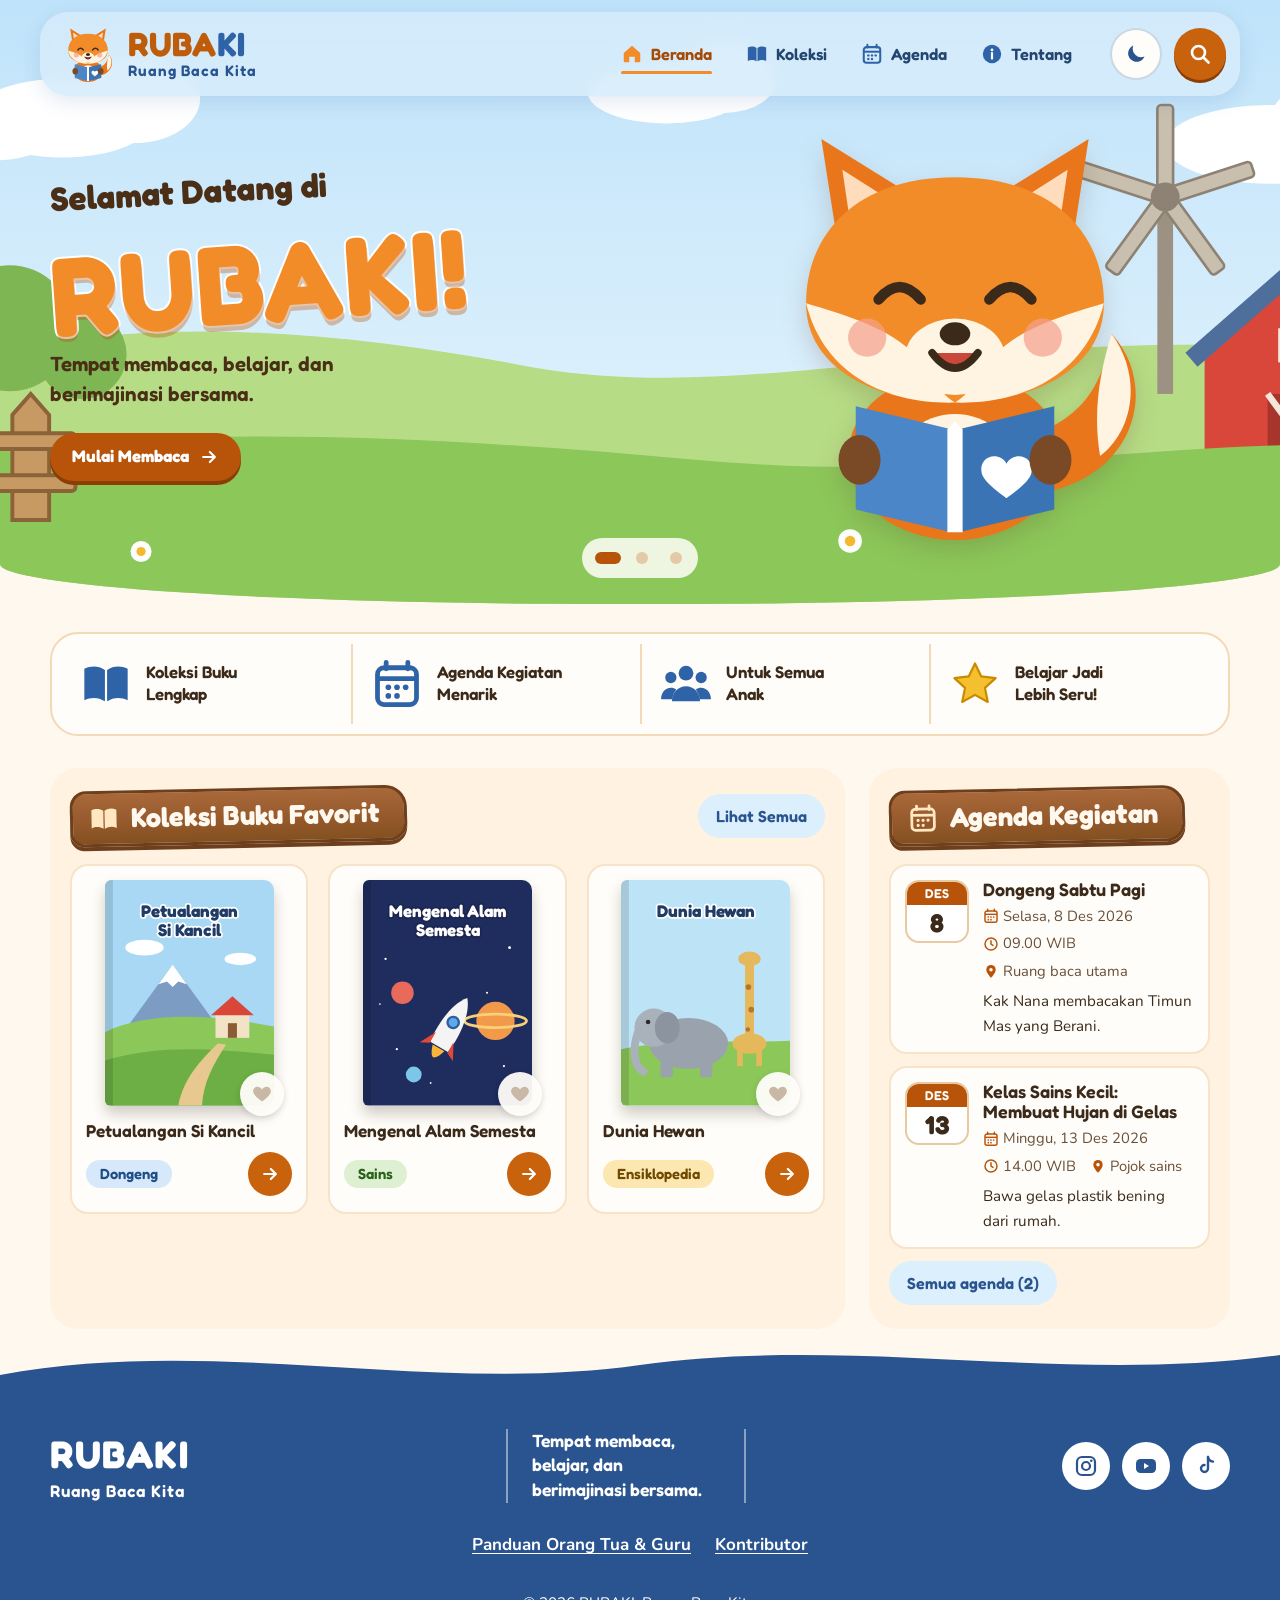
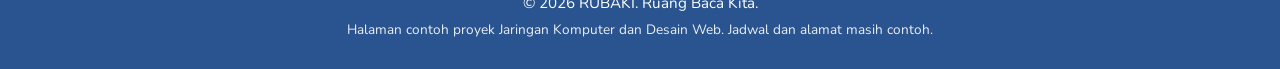
<file: index.html>
<!DOCTYPE html>
<html lang="id">
<head>
  <meta charset="utf-8">
  <meta name="viewport" content="width=device-width, initial-scale=1">
  <title>RUBAKI · Ruang Baca Kita</title>
  <meta name="description" content="RUBAKI, ruang baca anak untuk membaca, belajar, dan berimajinasi bersama.">
  <meta name="color-scheme" content="light dark">
  <!-- Pasang tema sebelum halaman tampil supaya tidak berkedip terang lalu gelap -->
  <script>
    (function () {
      var t = null;
      try { t = JSON.parse(localStorage.getItem("rubaki-tema")); } catch (e) {}
      document.documentElement.dataset.tema = t || (matchMedia("(prefers-color-scheme: dark)").matches ? "gelap" : "terang");
    })();
  </script>
  <link rel="preconnect" href="https://fonts.googleapis.com">
  <link rel="preconnect" href="https://fonts.gstatic.com" crossorigin>
  <link href="https://fonts.googleapis.com/css2?family=Fredoka:wght@500;600;700&family=Nunito:wght@400;600;700;800&display=swap" rel="stylesheet">
  <link rel="stylesheet" href="css/style.css">
  <link rel="stylesheet" href="css/beranda.css">
</head>
<body data-halaman="beranda">
  <!-- Ikon dan maskot dipakai ulang lewat <use href="#..."> -->
  <svg width="0" height="0" style="position:absolute" aria-hidden="true">
    <defs>
      <symbol id="fox" viewBox="0 0 220 220">
        <path d="M150 196 C204 190 218 140 192 112 C186 150 166 162 138 168Z" fill="#E9761A"/>
        <path d="M192 112 C208 134 204 162 186 176 C182 152 186 132 192 112Z" fill="#FFF3E2"/>
        <ellipse cx="110" cy="176" rx="56" ry="44" fill="#E9761A"/>
        <ellipse cx="110" cy="184" rx="32" ry="30" fill="#FFF3E2"/>
        <path d="M50 74 L40 10 L98 46Z" fill="#E9761A"/>
        <path d="M56 60 L51 26 L84 47Z" fill="#FFDDBC"/>
        <path d="M170 74 L180 10 L122 46Z" fill="#E9761A"/>
        <path d="M164 60 L169 26 L136 47Z" fill="#FFDDBC"/>
        <path d="M110 30 C162 30 188 60 188 96 C188 130 152 148 110 148 C68 148 32 130 32 96 C32 60 58 30 110 30Z" fill="#F28C28"/>
        <path d="M32 96 C52 102 72 108 86 120 C96 130 100 142 110 148 C78 149 42 136 32 96Z" fill="#FFF3E2"/>
        <path d="M188 96 C168 102 148 108 134 120 C124 130 120 142 110 148 C142 149 178 136 188 96Z" fill="#FFF3E2"/>
        <ellipse cx="110" cy="124" rx="26" ry="20" fill="#FFF3E2"/>
        <path d="M70 94 q11 -13 22 0" stroke="#3B2A1A" stroke-width="5.5" fill="none" stroke-linecap="round"/>
        <path d="M128 94 q11 -13 22 0" stroke="#3B2A1A" stroke-width="5.5" fill="none" stroke-linecap="round"/>
        <circle cx="64" cy="114" r="10" fill="#F4A08C" opacity=".7"/>
        <circle cx="156" cy="114" r="10" fill="#F4A08C" opacity=".7"/>
        <ellipse cx="110" cy="112" rx="8" ry="6" fill="#3B2A1A"/>
        <path d="M98 122 q12 16 24 0" stroke="#3B2A1A" stroke-width="4" fill="#C9483A" stroke-linecap="round" stroke-linejoin="round"/>
        <path d="M58 150 L108 162 L108 216 L58 204Z" fill="#4A86C8"/>
        <path d="M162 150 L112 162 L112 216 L162 204Z" fill="#3B74B4"/>
        <path d="M106 162 L110 158 L114 162 L114 216 L106 216Z" fill="#FFFFFF"/>
        <path d="M137 180 c-4 -7 -15 -4 -13 5 c1 5 13 13 13 13 s12 -8 13 -13 c2 -9 -9 -12 -13 -5z" fill="#FFFFFF"/>
        <ellipse cx="60" cy="178" rx="11" ry="13" fill="#7A4A26"/>
        <ellipse cx="160" cy="178" rx="11" ry="13" fill="#7A4A26"/>
      </symbol>

      <symbol id="i-home" viewBox="0 0 24 24"><path d="M3 11 12 3l9 8v9a1 1 0 0 1-1 1h-5v-6H9v6H4a1 1 0 0 1-1-1z" fill="currentColor"/></symbol>
      <symbol id="i-book" viewBox="0 0 24 24"><path d="M2 5c3-1.5 6.5-1.5 9.5.5V20c-3-2-6.5-2-9.5-.5zM22 5c-3-1.5-6.5-1.5-9.5.5V20c3-2 6.5-2 9.5-.5z" fill="currentColor"/></symbol>
      <symbol id="i-cal" viewBox="0 0 24 24"><path d="M7 2v3M17 2v3" stroke="currentColor" stroke-width="2.2" stroke-linecap="round"/><rect x="3" y="4.5" width="18" height="17" rx="3" fill="none" stroke="currentColor" stroke-width="2.2"/><path d="M3 9.5h18" stroke="currentColor" stroke-width="2.2"/><g fill="currentColor"><circle cx="8" cy="13.5" r="1.3"/><circle cx="12" cy="13.5" r="1.3"/><circle cx="16" cy="13.5" r="1.3"/><circle cx="8" cy="17.5" r="1.3"/><circle cx="12" cy="17.5" r="1.3"/></g></symbol>
      <symbol id="i-info" viewBox="0 0 24 24"><circle cx="12" cy="12" r="10" fill="currentColor"/><path d="M12 11v6" stroke="#fff" stroke-width="2.4" stroke-linecap="round"/><circle cx="12" cy="7.5" r="1.5" fill="#fff"/></symbol>
      <symbol id="i-search" viewBox="0 0 24 24"><circle cx="10.5" cy="10.5" r="6.5" fill="none" stroke="currentColor" stroke-width="2.6"/><path d="m15.5 15.5 5 5" stroke="currentColor" stroke-width="2.6" stroke-linecap="round"/></symbol>
      <symbol id="i-arrow" viewBox="0 0 24 24"><path d="M5 12h13M13 6l6 6-6 6" fill="none" stroke="currentColor" stroke-width="2.6" stroke-linecap="round" stroke-linejoin="round"/></symbol>
      <symbol id="i-back" viewBox="0 0 24 24"><path d="M19 12H6M11 6l-6 6 6 6" fill="none" stroke="currentColor" stroke-width="2.6" stroke-linecap="round" stroke-linejoin="round"/></symbol>
      <symbol id="i-up" viewBox="0 0 24 24"><path d="M12 19V6M6 11l6-6 6 6" fill="none" stroke="currentColor" stroke-width="2.6" stroke-linecap="round" stroke-linejoin="round"/></symbol>
      <symbol id="i-close" viewBox="0 0 24 24"><path d="M6 6l12 12M18 6 6 18" stroke="currentColor" stroke-width="2.6" stroke-linecap="round"/></symbol>
      <symbol id="i-heart" viewBox="0 0 24 24"><path d="M12 20s-7.5-4.6-9.3-9.2C1.4 7.4 3.6 4 7 4c2 0 3.6 1.1 5 3 1.4-1.9 3-3 5-3 3.4 0 5.6 3.4 4.3 6.8C19.5 15.4 12 20 12 20z" fill="currentColor"/></symbol>
      <symbol id="i-people" viewBox="0 0 24 24"><g fill="currentColor"><circle cx="12" cy="7" r="3.4"/><circle cx="5" cy="9" r="2.6"/><circle cx="19" cy="9" r="2.6"/><path d="M5.5 20c0-4 2.9-7 6.5-7s6.5 3 6.5 7z"/><path d="M0.5 19c0-3 1.9-5.3 4.5-5.3 1 0 1.8.3 2.5.8-1 1.3-1.6 2.8-1.8 4.5z"/><path d="M23.5 19c0-3-1.9-5.3-4.5-5.3-1 0-1.8.3-2.5.8 1 1.3 1.6 2.8 1.8 4.5z"/></g></symbol>
      <symbol id="i-star" viewBox="0 0 24 24"><path d="m12 2.5 2.9 6 6.6.8-4.9 4.5 1.3 6.5L12 17l-5.9 3.3 1.3-6.5L2.5 9.3l6.6-.8z" fill="currentColor" stroke="#C98A00" stroke-width="1" stroke-linejoin="round"/></symbol>
      <symbol id="i-plus" viewBox="0 0 24 24"><path d="M12 5v14M5 12h14" stroke="currentColor" stroke-width="2.6" stroke-linecap="round"/></symbol>
      <symbol id="i-trash" viewBox="0 0 24 24"><path d="M4 7h16M9 7V4h6v3M6 7l1 13h10l1-13" fill="none" stroke="currentColor" stroke-width="2.2" stroke-linecap="round" stroke-linejoin="round"/></symbol>
      <symbol id="i-pin" viewBox="0 0 24 24"><path d="M12 22s7-6.6 7-12a7 7 0 0 0-14 0c0 5.4 7 12 7 12z" fill="currentColor"/><circle cx="12" cy="10" r="2.6" fill="#fff"/></symbol>
      <symbol id="i-clock" viewBox="0 0 24 24"><circle cx="12" cy="12" r="9" fill="none" stroke="currentColor" stroke-width="2.2"/><path d="M12 7v5l3 2" fill="none" stroke="currentColor" stroke-width="2.2" stroke-linecap="round"/></symbol>
      <symbol id="i-pause" viewBox="0 0 24 24"><path d="M8 5v14M16 5v14" stroke="currentColor" stroke-width="3" stroke-linecap="round"/></symbol>
      <symbol id="i-play" viewBox="0 0 24 24"><path d="M7 4.5v15l12-7.5z" fill="currentColor"/></symbol>
      <symbol id="i-sun" viewBox="0 0 24 24"><circle cx="12" cy="12" r="4.5" fill="currentColor"/><g stroke="currentColor" stroke-width="2.2" stroke-linecap="round"><path d="M12 2v2.5M12 19.5V22M2 12h2.5M19.5 12H22M4.9 4.9l1.8 1.8M17.3 17.3l1.8 1.8M4.9 19.1l1.8-1.8M17.3 6.7l1.8-1.8"/></g></symbol>
      <symbol id="i-moon" viewBox="0 0 24 24"><path d="M20.5 14.6A8.5 8.5 0 0 1 9.4 3.5a8.5 8.5 0 1 0 11.1 11.1z" fill="currentColor"/></symbol>
      <symbol id="i-ig" viewBox="0 0 24 24"><rect x="3" y="3" width="18" height="18" rx="5" fill="none" stroke="currentColor" stroke-width="2.2"/><circle cx="12" cy="12" r="4" fill="none" stroke="currentColor" stroke-width="2.2"/><circle cx="17.3" cy="6.7" r="1.3" fill="currentColor"/></symbol>
      <symbol id="i-yt" viewBox="0 0 24 24"><rect x="2" y="5" width="20" height="14" rx="4.5" fill="currentColor"/><path d="M10 9v6l5-3z" fill="#fff"/></symbol>
      <symbol id="i-tt" viewBox="0 0 24 24"><path d="M14 3v11.5a3.5 3.5 0 1 1-3.5-3.5" fill="none" stroke="currentColor" stroke-width="2.4" stroke-linecap="round"/><path d="M14 3c.4 2.6 2.2 4.4 5 4.6" fill="none" stroke="currentColor" stroke-width="2.4" stroke-linecap="round"/></symbol>
    </defs>
  </svg>

  <a class="skip" href="#main">Lewati ke konten utama</a>

  <!-- NAVBAR: sama di semua halaman, jangan diubah -->
  <header class="topbar" id="top">
    <a class="brand" href="index.html" aria-label="RUBAKI, ke beranda">
      <svg class="brand__fox" width="56" height="56" aria-hidden="true"><use href="#fox"/></svg>
      <span class="brand__text">
        <span class="brand__name"><span class="o">RUBA</span><span class="b">KI</span></span>
        <span class="brand__tag">Ruang Baca Kita</span>
      </span>
    </a>

    <nav class="nav" aria-label="Navigasi utama">
      <a class="nav__link" href="index.html" data-route="beranda" aria-current="page"><svg aria-hidden="true"><use href="#i-home"/></svg><span>Beranda</span></a>
      <a class="nav__link" href="koleksi.html" data-route="koleksi"><svg aria-hidden="true"><use href="#i-book"/></svg><span>Koleksi</span></a>
      <a class="nav__link" href="agenda.html" data-route="agenda"><svg aria-hidden="true"><use href="#i-cal"/></svg><span>Agenda</span></a>
      <a class="nav__link" href="tentang.html" data-route="tentang"><svg aria-hidden="true"><use href="#i-info"/></svg><span>Tentang</span></a>
    </nav>

    <button class="theme-btn" type="button" id="toggleTema" aria-pressed="false" aria-label="Ganti ke mode gelap">
      <svg aria-hidden="true"><use href="#i-moon"/></svg>
    </button>

    <button class="search-btn" type="button" id="openSearch" aria-label="Cari buku atau agenda (tombol /)">
      <svg aria-hidden="true"><use href="#i-search"/></svg>
    </button>
  </header>

  <main id="main" tabindex="-1">
    <!-- ===== ISI HALAMAN BERANDA (bagian yang boleh kamu ubah) ===== -->
    <section class="halaman" aria-labelledby="hero-title">
      <div class="hero" id="hero" aria-roledescription="carousel" aria-label="Sorotan RUBAKI">
        <svg class="hero__scene" viewBox="0 0 1200 460" preserveAspectRatio="xMidYMax slice" aria-hidden="true">
          <defs>
            <linearGradient id="sky" x1="0" y1="0" x2="0" y2="1">
              <stop offset="0" stop-color="#BFE3FA"/><stop offset="1" stop-color="#EAF6FD"/>
            </linearGradient>
          </defs>
          <rect width="1200" height="460" fill="url(#sky)"/>
          <g fill="#FFFFFF">
            <g class="cloud"><ellipse cx="160" cy="90" rx="70" ry="30"/><ellipse cx="215" cy="75" rx="50" ry="34"/><ellipse cx="110" cy="100" rx="45" ry="22"/></g>
            <g class="cloud cloud--b"><ellipse cx="620" cy="70" rx="60" ry="24"/><ellipse cx="665" cy="58" rx="40" ry="28"/></g>
            <g class="cloud"><ellipse cx="1080" cy="110" rx="80" ry="30"/><ellipse cx="1130" cy="92" rx="50" ry="32"/></g>
          </g>
          <path d="M0 300 C180 230 360 250 520 280 C700 310 860 240 1200 270 V460 H0Z" fill="#B7DC86"/>
          <g fill="#7DB653">
            <circle cx="70" cy="262" r="40"/><circle cx="120" cy="250" r="48"/><circle cx="175" cy="270" r="34"/>
            <circle cx="860" cy="250" r="36"/><circle cx="905" cy="238" r="44"/>
          </g>
          <g transform="translate(1000 150)">
            <rect x="-6" y="0" width="12" height="150" fill="#9C9182"/>
            <g class="windmill" fill="#C8BFAE" stroke="#8D8273" stroke-width="2">
              <rect x="-6" y="-70" width="12" height="70" rx="3"/>
              <rect x="-6" y="-70" width="12" height="70" rx="3" transform="rotate(72)"/>
              <rect x="-6" y="-70" width="12" height="70" rx="3" transform="rotate(144)"/>
              <rect x="-6" y="-70" width="12" height="70" rx="3" transform="rotate(216)"/>
              <rect x="-6" y="-70" width="12" height="70" rx="3" transform="rotate(288)"/>
              <circle r="10" fill="#8D8273"/>
            </g>
          </g>
          <g transform="translate(1030 210)">
            <path d="M0 60 L70 0 L140 60 V150 H0Z" fill="#D9473A"/>
            <path d="M-10 64 L70 -6 L150 64" fill="none" stroke="#4E6E9B" stroke-width="14" stroke-linejoin="round"/>
            <rect x="48" y="90" width="44" height="60" fill="#A7352B"/>
            <path d="M48 90 L92 150 M92 90 L48 150" stroke="#F4E6D8" stroke-width="5"/>
            <rect x="56" y="40" width="28" height="26" fill="#F4E6D8"/>
          </g>
          <path d="M0 360 C200 320 420 330 640 350 C860 370 1000 330 1200 340 V460 H0Z" fill="#8CC75A"/>
          <g fill="#C89A63" stroke="#8C6339" stroke-width="3">
            <path d="M18 310 l14 -16 l14 16 v80 h-28z"/><path d="M70 312 l14 -16 l14 16 v80 h-28z"/><path d="M122 316 l14 -16 l14 16 v80 h-28z"/>
            <rect x="0" y="330" width="170" height="12" rx="3"/><rect x="0" y="362" width="170" height="12" rx="3"/>
          </g>
          <g class="flowers">
            <g transform="translate(40 410)"><circle r="9" fill="#fff"/><circle r="4" fill="#F5B82E"/></g>
            <g transform="translate(220 420)"><circle r="8" fill="#fff"/><circle r="3.5" fill="#F5B82E"/></g>
            <g transform="translate(760 412)"><circle r="9" fill="#fff"/><circle r="4" fill="#F5B82E"/></g>
            <g transform="translate(1150 420)"><circle r="10" fill="#fff"/><circle r="4" fill="#F5B82E"/></g>
          </g>
        </svg>

        <div class="hero__slides">
          <article class="slide is-active" data-slide="0" aria-roledescription="slide" aria-label="1 dari 3">
            <div class="slide__text">
              <p class="slide__pre">Selamat Datang di</p>
              <h1 class="slide__title" id="hero-title"><span class="wordmark">RUBAKI!</span></h1>
              <p class="slide__lead">Tempat membaca, belajar, dan berimajinasi bersama.</p>
              <a class="btn btn--primary" href="koleksi.html">Mulai Membaca <svg aria-hidden="true"><use href="#i-arrow"/></svg></a>
            </div>
            <svg class="slide__art slide__art--fox" viewBox="0 0 220 220" aria-hidden="true"><use href="#fox"/></svg>
          </article>

          <article class="slide" data-slide="1" aria-roledescription="slide" aria-label="2 dari 3" hidden>
            <div class="slide__text">
              <p class="slide__pre">Lanjutkan ceritamu</p>
              <h2 class="slide__title slide__title--sm">Buku yang terakhir kamu baca</h2>
              <p class="slide__lead" id="resumeText">Belum ada buku yang dibuka. Pilih satu dari koleksi, nanti halamannya diingat di sini.</p>
              <a class="btn btn--primary" href="koleksi.html" id="resumeBtn">Pilih Buku</a>
            </div>
            <div class="slide__art slide__art--book" id="resumeCover" aria-hidden="true"></div>
          </article>

          <article class="slide" data-slide="2" aria-roledescription="slide" aria-label="3 dari 3" hidden>
            <div class="slide__text">
              <p class="slide__pre">Ada kegiatan seru</p>
              <h2 class="slide__title slide__title--sm">Dongeng, menggambar, dan kelas sains kecil</h2>
              <p class="slide__lead">Lihat jadwal kegiatan di ruang baca dan catat yang ingin kamu ikuti.</p>
              <a class="btn btn--primary" href="agenda.html">Lihat Agenda</a>
            </div>
            <svg class="slide__art slide__art--cal" viewBox="0 0 200 200" aria-hidden="true">
              <rect x="30" y="40" width="140" height="130" rx="18" fill="#FFF8EE" stroke="#B5603A" stroke-width="6"/>
              <rect x="30" y="40" width="140" height="34" rx="16" fill="#E9761A"/>
              <rect x="56" y="26" width="12" height="30" rx="6" fill="#B5603A"/><rect x="132" y="26" width="12" height="30" rx="6" fill="#B5603A"/>
              <g stroke="#E8D3BC" stroke-width="3"><path d="M30 106h140M30 138h140M76 74v96M124 74v96"/></g>
              <path d="m100 88 9 18 20 2-15 13 4 20-18-10-18 10 4-20-15-13 20-2z" fill="#F5C030" stroke="#C98A00" stroke-width="3" stroke-linejoin="round"/>
            </svg>
          </article>
        </div>

        <div class="hero__controls">
          <div class="dots" role="tablist" aria-label="Pilih sorotan">
            <button type="button" class="dot is-active" role="tab" aria-selected="true" aria-label="Sorotan 1" data-go="0"></button>
            <button type="button" class="dot" role="tab" aria-selected="false" aria-label="Sorotan 2" data-go="1"></button>
            <button type="button" class="dot" role="tab" aria-selected="false" aria-label="Sorotan 3" data-go="2"></button>
          </div>
        </div>
      </div>

      <div class="wrap">
        <ul class="perks">
          <li><a class="perk" href="koleksi.html"><svg class="perk__ic perk__ic--blue" aria-hidden="true"><use href="#i-book"/></svg><span>Koleksi Buku <br>Lengkap</span></a></li>
          <li><a class="perk" href="agenda.html"><svg class="perk__ic perk__ic--blue" aria-hidden="true"><use href="#i-cal"/></svg><span>Agenda Kegiatan <br>Menarik</span></a></li>
          <li><a class="perk" href="tentang.html"><svg class="perk__ic perk__ic--blue" aria-hidden="true"><use href="#i-people"/></svg><span>Untuk Semua <br>Anak</span></a></li>
          <li><a class="perk" href="tentang.html#faq"><svg class="perk__ic perk__ic--gold" aria-hidden="true"><use href="#i-star"/></svg><span>Belajar Jadi <br>Lebih Seru!</span></a></li>
        </ul>

        <div class="home-grid">
          <section class="panel" aria-labelledby="fav-title">
            <div class="panel__head">
              <h2 class="plank" id="fav-title"><svg aria-hidden="true"><use href="#i-book"/></svg>Koleksi Buku Favorit</h2>
              <a class="pill-link" href="koleksi.html">Lihat Semua</a>
            </div>
            <div class="book-grid book-grid--home" id="homeBooks"></div>
          </section>

          <section class="panel panel--agenda" aria-labelledby="ag-title">
            <div class="panel__head">
              <h2 class="plank" id="ag-title"><svg aria-hidden="true"><use href="#i-cal"/></svg>Agenda Kegiatan</h2>
            </div>
            <div class="agenda-mini" id="homeAgenda"></div>
          </section>
        </div>
      </div>
    </section>
  </main>

  <!-- FOOTER: sama di semua halaman, jangan diubah -->
  <footer class="footer">
    <svg class="footer__wave" viewBox="0 0 1200 60" preserveAspectRatio="none" aria-hidden="true"><path d="M0 40 C200 0 400 60 600 30 C800 0 1000 50 1200 20 V60 H0Z" fill="currentColor"/></svg>
    <div class="footer__inner wrap">
      <div class="footer__brand">
        <span class="footer__name">RUBAKI</span>
        <span class="footer__tag">Ruang Baca Kita</span>
      </div>
      <p class="footer__line">Tempat membaca, belajar, dan berimajinasi bersama.</p>
      <div class="footer__social">
        <button type="button" class="social" data-social="Instagram" aria-label="Instagram RUBAKI"><svg aria-hidden="true"><use href="#i-ig"/></svg></button>
        <button type="button" class="social" data-social="YouTube" aria-label="YouTube RUBAKI"><svg aria-hidden="true"><use href="#i-yt"/></svg></button>
        <button type="button" class="social" data-social="TikTok" aria-label="TikTok RUBAKI"><svg aria-hidden="true"><use href="#i-tt"/></svg></button>
      </div>
    </div>
    <nav class="footer__links" aria-label="Tautan lain">
      <a href="panduan.html">Panduan Orang Tua &amp; Guru</a>
      <a href="kontributor.html">Kontributor</a>
    </nav>
    <p class="footer__copy">© 2026 RUBAKI. Ruang Baca Kita. <span class="footer__note">Halaman contoh proyek Jaringan Komputer dan Desain Web. Jadwal dan alamat masih contoh.</span></p>
    <button type="button" class="to-top" id="toTop" aria-label="Kembali ke atas"><svg aria-hidden="true"><use href="#i-up"/></svg></button>
  </footer>

  <!-- DIALOG bersama: detail buku dan pencarian -->
  <dialog class="modal" id="bookModal" aria-labelledby="bmTitle">
    <button type="button" class="modal__close" data-close aria-label="Tutup detail buku"><svg aria-hidden="true"><use href="#i-close"/></svg></button>
    <div class="bm">
      <div class="bm__cover" id="bmCover" aria-hidden="true"></div>
      <div class="bm__info">
        <span class="chip" id="bmCat"></span>
        <h2 id="bmTitle"></h2>
        <p class="bm__meta" id="bmMeta"></p>
        <p id="bmSyn"></p>
        <div class="bm__actions">
          <a class="btn btn--primary" id="bmRead" href="koleksi.html">Baca Sekarang</a>
          <button type="button" class="btn btn--soft fav-toggle" id="bmFav" aria-pressed="false"><svg aria-hidden="true"><use href="#i-heart"/></svg><span>Simpan ke favorit</span></button>
        </div>
      </div>
    </div>
  </dialog>

  <dialog class="modal modal--search" id="searchModal" aria-labelledby="smTitle">
    <h2 id="smTitle" class="sr">Pencarian</h2>
    <div class="search-box">
      <svg aria-hidden="true"><use href="#i-search"/></svg>
      <label for="globalSearch" class="sr">Cari buku atau agenda</label>
      <input id="globalSearch" type="search" placeholder="Cari buku atau agenda…" autocomplete="off">
      <button type="button" class="icon-btn" data-close aria-label="Tutup pencarian"><svg aria-hidden="true"><use href="#i-close"/></svg></button>
    </div>
    <div id="searchResults" class="search-results" aria-live="polite"></div>
  </dialog>

  <div class="toast" id="toast" role="status" aria-live="polite"></div>

  <script src="data/buku.js" defer></script>
  <script src="data/agenda.js" defer></script>
  <script src="js/main.js" defer></script>
  <script src="js/beranda.js" defer></script>
</body>
</html>
</file>
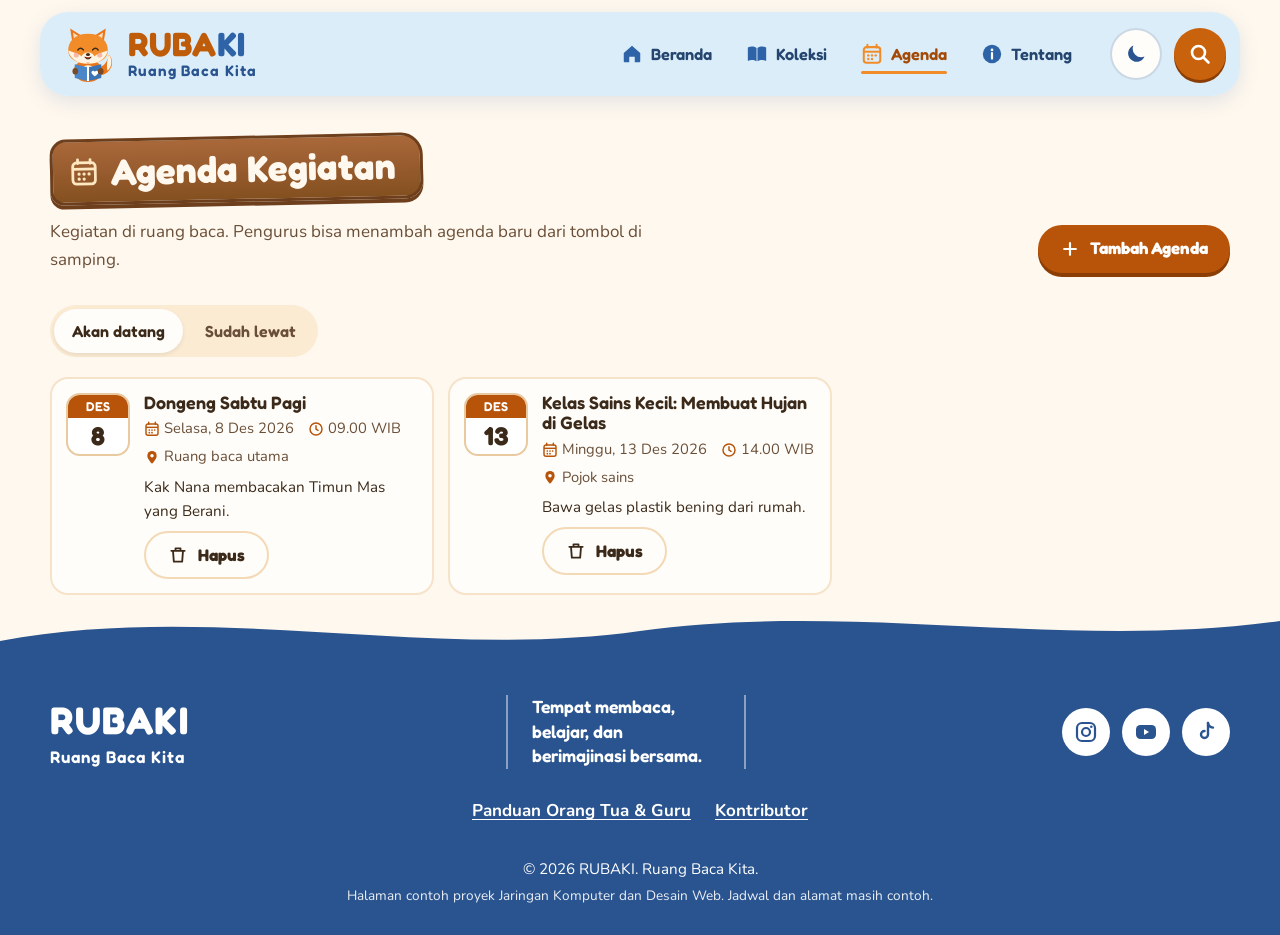
<file: agenda.html>
<!DOCTYPE html>
<html lang="id">
<head>
  <meta charset="utf-8">
  <meta name="viewport" content="width=device-width, initial-scale=1">
  <title>Agenda Kegiatan · RUBAKI</title>
  <meta name="description" content="Jadwal dongeng, menggambar, dan kelas sains kecil di ruang baca RUBAKI.">
  <meta name="color-scheme" content="light dark">
  <!-- Pasang tema sebelum halaman tampil supaya tidak berkedip terang lalu gelap -->
  <script>
    (function () {
      var t = null;
      try { t = JSON.parse(localStorage.getItem("rubaki-tema")); } catch (e) {}
      document.documentElement.dataset.tema = t || (matchMedia("(prefers-color-scheme: dark)").matches ? "gelap" : "terang");
    })();
  </script>
  <link rel="preconnect" href="https://fonts.googleapis.com">
  <link rel="preconnect" href="https://fonts.gstatic.com" crossorigin>
  <link href="https://fonts.googleapis.com/css2?family=Fredoka:wght@500;600;700&family=Nunito:wght@400;600;700;800&display=swap" rel="stylesheet">
  <link rel="stylesheet" href="css/style.css">
  <link rel="stylesheet" href="css/agenda.css">
</head>
<body data-halaman="agenda">
  <!-- Ikon dan maskot dipakai ulang lewat <use href="#..."> -->
  <svg width="0" height="0" style="position:absolute" aria-hidden="true">
    <defs>
      <symbol id="fox" viewBox="0 0 220 220">
        <path d="M150 196 C204 190 218 140 192 112 C186 150 166 162 138 168Z" fill="#E9761A"/>
        <path d="M192 112 C208 134 204 162 186 176 C182 152 186 132 192 112Z" fill="#FFF3E2"/>
        <ellipse cx="110" cy="176" rx="56" ry="44" fill="#E9761A"/>
        <ellipse cx="110" cy="184" rx="32" ry="30" fill="#FFF3E2"/>
        <path d="M50 74 L40 10 L98 46Z" fill="#E9761A"/>
        <path d="M56 60 L51 26 L84 47Z" fill="#FFDDBC"/>
        <path d="M170 74 L180 10 L122 46Z" fill="#E9761A"/>
        <path d="M164 60 L169 26 L136 47Z" fill="#FFDDBC"/>
        <path d="M110 30 C162 30 188 60 188 96 C188 130 152 148 110 148 C68 148 32 130 32 96 C32 60 58 30 110 30Z" fill="#F28C28"/>
        <path d="M32 96 C52 102 72 108 86 120 C96 130 100 142 110 148 C78 149 42 136 32 96Z" fill="#FFF3E2"/>
        <path d="M188 96 C168 102 148 108 134 120 C124 130 120 142 110 148 C142 149 178 136 188 96Z" fill="#FFF3E2"/>
        <ellipse cx="110" cy="124" rx="26" ry="20" fill="#FFF3E2"/>
        <path d="M70 94 q11 -13 22 0" stroke="#3B2A1A" stroke-width="5.5" fill="none" stroke-linecap="round"/>
        <path d="M128 94 q11 -13 22 0" stroke="#3B2A1A" stroke-width="5.5" fill="none" stroke-linecap="round"/>
        <circle cx="64" cy="114" r="10" fill="#F4A08C" opacity=".7"/>
        <circle cx="156" cy="114" r="10" fill="#F4A08C" opacity=".7"/>
        <ellipse cx="110" cy="112" rx="8" ry="6" fill="#3B2A1A"/>
        <path d="M98 122 q12 16 24 0" stroke="#3B2A1A" stroke-width="4" fill="#C9483A" stroke-linecap="round" stroke-linejoin="round"/>
        <path d="M58 150 L108 162 L108 216 L58 204Z" fill="#4A86C8"/>
        <path d="M162 150 L112 162 L112 216 L162 204Z" fill="#3B74B4"/>
        <path d="M106 162 L110 158 L114 162 L114 216 L106 216Z" fill="#FFFFFF"/>
        <path d="M137 180 c-4 -7 -15 -4 -13 5 c1 5 13 13 13 13 s12 -8 13 -13 c2 -9 -9 -12 -13 -5z" fill="#FFFFFF"/>
        <ellipse cx="60" cy="178" rx="11" ry="13" fill="#7A4A26"/>
        <ellipse cx="160" cy="178" rx="11" ry="13" fill="#7A4A26"/>
      </symbol>

      <symbol id="i-home" viewBox="0 0 24 24"><path d="M3 11 12 3l9 8v9a1 1 0 0 1-1 1h-5v-6H9v6H4a1 1 0 0 1-1-1z" fill="currentColor"/></symbol>
      <symbol id="i-book" viewBox="0 0 24 24"><path d="M2 5c3-1.5 6.5-1.5 9.5.5V20c-3-2-6.5-2-9.5-.5zM22 5c-3-1.5-6.5-1.5-9.5.5V20c3-2 6.5-2 9.5-.5z" fill="currentColor"/></symbol>
      <symbol id="i-cal" viewBox="0 0 24 24"><path d="M7 2v3M17 2v3" stroke="currentColor" stroke-width="2.2" stroke-linecap="round"/><rect x="3" y="4.5" width="18" height="17" rx="3" fill="none" stroke="currentColor" stroke-width="2.2"/><path d="M3 9.5h18" stroke="currentColor" stroke-width="2.2"/><g fill="currentColor"><circle cx="8" cy="13.5" r="1.3"/><circle cx="12" cy="13.5" r="1.3"/><circle cx="16" cy="13.5" r="1.3"/><circle cx="8" cy="17.5" r="1.3"/><circle cx="12" cy="17.5" r="1.3"/></g></symbol>
      <symbol id="i-info" viewBox="0 0 24 24"><circle cx="12" cy="12" r="10" fill="currentColor"/><path d="M12 11v6" stroke="#fff" stroke-width="2.4" stroke-linecap="round"/><circle cx="12" cy="7.5" r="1.5" fill="#fff"/></symbol>
      <symbol id="i-search" viewBox="0 0 24 24"><circle cx="10.5" cy="10.5" r="6.5" fill="none" stroke="currentColor" stroke-width="2.6"/><path d="m15.5 15.5 5 5" stroke="currentColor" stroke-width="2.6" stroke-linecap="round"/></symbol>
      <symbol id="i-arrow" viewBox="0 0 24 24"><path d="M5 12h13M13 6l6 6-6 6" fill="none" stroke="currentColor" stroke-width="2.6" stroke-linecap="round" stroke-linejoin="round"/></symbol>
      <symbol id="i-back" viewBox="0 0 24 24"><path d="M19 12H6M11 6l-6 6 6 6" fill="none" stroke="currentColor" stroke-width="2.6" stroke-linecap="round" stroke-linejoin="round"/></symbol>
      <symbol id="i-up" viewBox="0 0 24 24"><path d="M12 19V6M6 11l6-6 6 6" fill="none" stroke="currentColor" stroke-width="2.6" stroke-linecap="round" stroke-linejoin="round"/></symbol>
      <symbol id="i-close" viewBox="0 0 24 24"><path d="M6 6l12 12M18 6 6 18" stroke="currentColor" stroke-width="2.6" stroke-linecap="round"/></symbol>
      <symbol id="i-heart" viewBox="0 0 24 24"><path d="M12 20s-7.5-4.6-9.3-9.2C1.4 7.4 3.6 4 7 4c2 0 3.6 1.1 5 3 1.4-1.9 3-3 5-3 3.4 0 5.6 3.4 4.3 6.8C19.5 15.4 12 20 12 20z" fill="currentColor"/></symbol>
      <symbol id="i-people" viewBox="0 0 24 24"><g fill="currentColor"><circle cx="12" cy="7" r="3.4"/><circle cx="5" cy="9" r="2.6"/><circle cx="19" cy="9" r="2.6"/><path d="M5.5 20c0-4 2.9-7 6.5-7s6.5 3 6.5 7z"/><path d="M0.5 19c0-3 1.9-5.3 4.5-5.3 1 0 1.8.3 2.5.8-1 1.3-1.6 2.8-1.8 4.5z"/><path d="M23.5 19c0-3-1.9-5.3-4.5-5.3-1 0-1.8.3-2.5.8 1 1.3 1.6 2.8 1.8 4.5z"/></g></symbol>
      <symbol id="i-star" viewBox="0 0 24 24"><path d="m12 2.5 2.9 6 6.6.8-4.9 4.5 1.3 6.5L12 17l-5.9 3.3 1.3-6.5L2.5 9.3l6.6-.8z" fill="currentColor" stroke="#C98A00" stroke-width="1" stroke-linejoin="round"/></symbol>
      <symbol id="i-plus" viewBox="0 0 24 24"><path d="M12 5v14M5 12h14" stroke="currentColor" stroke-width="2.6" stroke-linecap="round"/></symbol>
      <symbol id="i-trash" viewBox="0 0 24 24"><path d="M4 7h16M9 7V4h6v3M6 7l1 13h10l1-13" fill="none" stroke="currentColor" stroke-width="2.2" stroke-linecap="round" stroke-linejoin="round"/></symbol>
      <symbol id="i-pin" viewBox="0 0 24 24"><path d="M12 22s7-6.6 7-12a7 7 0 0 0-14 0c0 5.4 7 12 7 12z" fill="currentColor"/><circle cx="12" cy="10" r="2.6" fill="#fff"/></symbol>
      <symbol id="i-clock" viewBox="0 0 24 24"><circle cx="12" cy="12" r="9" fill="none" stroke="currentColor" stroke-width="2.2"/><path d="M12 7v5l3 2" fill="none" stroke="currentColor" stroke-width="2.2" stroke-linecap="round"/></symbol>
      <symbol id="i-pause" viewBox="0 0 24 24"><path d="M8 5v14M16 5v14" stroke="currentColor" stroke-width="3" stroke-linecap="round"/></symbol>
      <symbol id="i-play" viewBox="0 0 24 24"><path d="M7 4.5v15l12-7.5z" fill="currentColor"/></symbol>
      <symbol id="i-sun" viewBox="0 0 24 24"><circle cx="12" cy="12" r="4.5" fill="currentColor"/><g stroke="currentColor" stroke-width="2.2" stroke-linecap="round"><path d="M12 2v2.5M12 19.5V22M2 12h2.5M19.5 12H22M4.9 4.9l1.8 1.8M17.3 17.3l1.8 1.8M4.9 19.1l1.8-1.8M17.3 6.7l1.8-1.8"/></g></symbol>
      <symbol id="i-moon" viewBox="0 0 24 24"><path d="M20.5 14.6A8.5 8.5 0 0 1 9.4 3.5a8.5 8.5 0 1 0 11.1 11.1z" fill="currentColor"/></symbol>
      <symbol id="i-ig" viewBox="0 0 24 24"><rect x="3" y="3" width="18" height="18" rx="5" fill="none" stroke="currentColor" stroke-width="2.2"/><circle cx="12" cy="12" r="4" fill="none" stroke="currentColor" stroke-width="2.2"/><circle cx="17.3" cy="6.7" r="1.3" fill="currentColor"/></symbol>
      <symbol id="i-yt" viewBox="0 0 24 24"><rect x="2" y="5" width="20" height="14" rx="4.5" fill="currentColor"/><path d="M10 9v6l5-3z" fill="#fff"/></symbol>
      <symbol id="i-tt" viewBox="0 0 24 24"><path d="M14 3v11.5a3.5 3.5 0 1 1-3.5-3.5" fill="none" stroke="currentColor" stroke-width="2.4" stroke-linecap="round"/><path d="M14 3c.4 2.6 2.2 4.4 5 4.6" fill="none" stroke="currentColor" stroke-width="2.4" stroke-linecap="round"/></symbol>
    </defs>
  </svg>

  <a class="skip" href="#main">Lewati ke konten utama</a>

  <!-- NAVBAR: sama di semua halaman, jangan diubah -->
  <header class="topbar" id="top">
    <a class="brand" href="index.html" aria-label="RUBAKI, ke beranda">
      <svg class="brand__fox" width="56" height="56" aria-hidden="true"><use href="#fox"/></svg>
      <span class="brand__text">
        <span class="brand__name"><span class="o">RUBA</span><span class="b">KI</span></span>
        <span class="brand__tag">Ruang Baca Kita</span>
      </span>
    </a>

    <nav class="nav" aria-label="Navigasi utama">
      <a class="nav__link" href="index.html" data-route="beranda"><svg aria-hidden="true"><use href="#i-home"/></svg><span>Beranda</span></a>
      <a class="nav__link" href="koleksi.html" data-route="koleksi"><svg aria-hidden="true"><use href="#i-book"/></svg><span>Koleksi</span></a>
      <a class="nav__link" href="agenda.html" data-route="agenda" aria-current="page"><svg aria-hidden="true"><use href="#i-cal"/></svg><span>Agenda</span></a>
      <a class="nav__link" href="tentang.html" data-route="tentang"><svg aria-hidden="true"><use href="#i-info"/></svg><span>Tentang</span></a>
    </nav>

    <button class="theme-btn" type="button" id="toggleTema" aria-pressed="false" aria-label="Ganti ke mode gelap">
      <svg aria-hidden="true"><use href="#i-moon"/></svg>
    </button>

    <button class="search-btn" type="button" id="openSearch" aria-label="Cari buku atau agenda (tombol /)">
      <svg aria-hidden="true"><use href="#i-search"/></svg>
    </button>
  </header>

  <main id="main" tabindex="-1">
    <!-- ===== ISI HALAMAN AGENDA (bagian yang boleh kamu ubah) ===== -->
    <section class="halaman" aria-labelledby="agd-title">
      <div class="wrap page">
        <header class="page__head page__head--row">
          <div>
            <h1 class="plank plank--lg" id="agd-title"><svg aria-hidden="true"><use href="#i-cal"/></svg>Agenda Kegiatan</h1>
            <p class="page__lead">Kegiatan di ruang baca. Pengurus bisa menambah agenda baru dari tombol di samping.</p>
          </div>
          <button class="btn btn--primary" type="button" id="addAgendaBtn"><svg aria-hidden="true"><use href="#i-plus"/></svg>Tambah Agenda</button>
        </header>

        <div class="tabs" role="tablist" aria-label="Tampilkan agenda">
          <button type="button" role="tab" class="tab is-active" aria-selected="true" data-tab="mendatang">Akan datang</button>
          <button type="button" role="tab" class="tab" aria-selected="false" data-tab="lewat">Sudah lewat</button>
        </div>
        <div id="agendaList" class="agenda-list"></div>
      </div>
    </section>
  </main>

  <!-- FOOTER: sama di semua halaman, jangan diubah -->
  <footer class="footer">
    <svg class="footer__wave" viewBox="0 0 1200 60" preserveAspectRatio="none" aria-hidden="true"><path d="M0 40 C200 0 400 60 600 30 C800 0 1000 50 1200 20 V60 H0Z" fill="currentColor"/></svg>
    <div class="footer__inner wrap">
      <div class="footer__brand">
        <span class="footer__name">RUBAKI</span>
        <span class="footer__tag">Ruang Baca Kita</span>
      </div>
      <p class="footer__line">Tempat membaca, belajar, dan berimajinasi bersama.</p>
      <div class="footer__social">
        <button type="button" class="social" data-social="Instagram" aria-label="Instagram RUBAKI"><svg aria-hidden="true"><use href="#i-ig"/></svg></button>
        <button type="button" class="social" data-social="YouTube" aria-label="YouTube RUBAKI"><svg aria-hidden="true"><use href="#i-yt"/></svg></button>
        <button type="button" class="social" data-social="TikTok" aria-label="TikTok RUBAKI"><svg aria-hidden="true"><use href="#i-tt"/></svg></button>
      </div>
    </div>
    <nav class="footer__links" aria-label="Tautan lain">
      <a href="panduan.html">Panduan Orang Tua &amp; Guru</a>
      <a href="kontributor.html">Kontributor</a>
    </nav>
    <p class="footer__copy">© 2026 RUBAKI. Ruang Baca Kita. <span class="footer__note">Halaman contoh proyek Jaringan Komputer dan Desain Web. Jadwal dan alamat masih contoh.</span></p>
    <button type="button" class="to-top" id="toTop" aria-label="Kembali ke atas"><svg aria-hidden="true"><use href="#i-up"/></svg></button>
  </footer>

  <!-- DIALOG bersama: detail buku dan pencarian -->
  <dialog class="modal" id="bookModal" aria-labelledby="bmTitle">
    <button type="button" class="modal__close" data-close aria-label="Tutup detail buku"><svg aria-hidden="true"><use href="#i-close"/></svg></button>
    <div class="bm">
      <div class="bm__cover" id="bmCover" aria-hidden="true"></div>
      <div class="bm__info">
        <span class="chip" id="bmCat"></span>
        <h2 id="bmTitle"></h2>
        <p class="bm__meta" id="bmMeta"></p>
        <p id="bmSyn"></p>
        <div class="bm__actions">
          <a class="btn btn--primary" id="bmRead" href="koleksi.html">Baca Sekarang</a>
          <button type="button" class="btn btn--soft fav-toggle" id="bmFav" aria-pressed="false"><svg aria-hidden="true"><use href="#i-heart"/></svg><span>Simpan ke favorit</span></button>
        </div>
      </div>
    </div>
  </dialog>

  <dialog class="modal modal--form" id="agendaModal" aria-labelledby="amTitle">
    <button type="button" class="modal__close" data-close aria-label="Tutup formulir agenda"><svg aria-hidden="true"><use href="#i-close"/></svg></button>
    <form id="agendaForm" novalidate>
      <h2 id="amTitle">Tambah agenda</h2>
      <p class="form-note">Agenda tersimpan di browser perangkat ini saja, belum terhubung ke server.</p>
      <div class="field">
        <label for="agJudul">Nama kegiatan</label>
        <input id="agJudul" name="judul" type="text" maxlength="60" placeholder="contoh: Dongeng Sabtu Pagi" required>
        <p class="err" id="errJudul"></p>
      </div>
      <div class="form-row">
        <div class="field">
          <label for="agTanggal">Tanggal</label>
          <input id="agTanggal" name="tanggal" type="date" required>
          <p class="err" id="errTanggal"></p>
        </div>
        <div class="field">
          <label for="agJam">Jam mulai</label>
          <input id="agJam" name="jam" type="time" value="09:00" required>
        </div>
      </div>
      <div class="form-row">
        <div class="field">
          <label for="agTempat">Tempat</label>
          <input id="agTempat" name="tempat" type="text" maxlength="40" value="Ruang baca utama">
        </div>
        <div class="field">
          <label for="agJenis">Jenis</label>
          <select id="agJenis" name="jenis">
            <option>Dongeng</option>
            <option>Kelas Sains</option>
            <option>Menggambar</option>
            <option>Kunjungan</option>
          </select>
        </div>
      </div>
      <div class="field">
        <label for="agKet">Keterangan <span class="opt">(boleh kosong)</span></label>
        <textarea id="agKet" name="ket" rows="2" maxlength="140"></textarea>
      </div>
      <div class="form-actions">
        <button type="button" class="btn btn--ghost" data-close>Batal</button>
        <button type="submit" class="btn btn--primary">Simpan Agenda</button>
      </div>
    </form>
  </dialog>

  <dialog class="modal modal--search" id="searchModal" aria-labelledby="smTitle">
    <h2 id="smTitle" class="sr">Pencarian</h2>
    <div class="search-box">
      <svg aria-hidden="true"><use href="#i-search"/></svg>
      <label for="globalSearch" class="sr">Cari buku atau agenda</label>
      <input id="globalSearch" type="search" placeholder="Cari buku atau agenda…" autocomplete="off">
      <button type="button" class="icon-btn" data-close aria-label="Tutup pencarian"><svg aria-hidden="true"><use href="#i-close"/></svg></button>
    </div>
    <div id="searchResults" class="search-results" aria-live="polite"></div>
  </dialog>

  <div class="toast" id="toast" role="status" aria-live="polite"></div>

  <script src="data/buku.js" defer></script>
  <script src="data/agenda.js" defer></script>
  <script src="js/main.js" defer></script>
  <script src="js/agenda.js" defer></script>
</body>
</html>
</file>
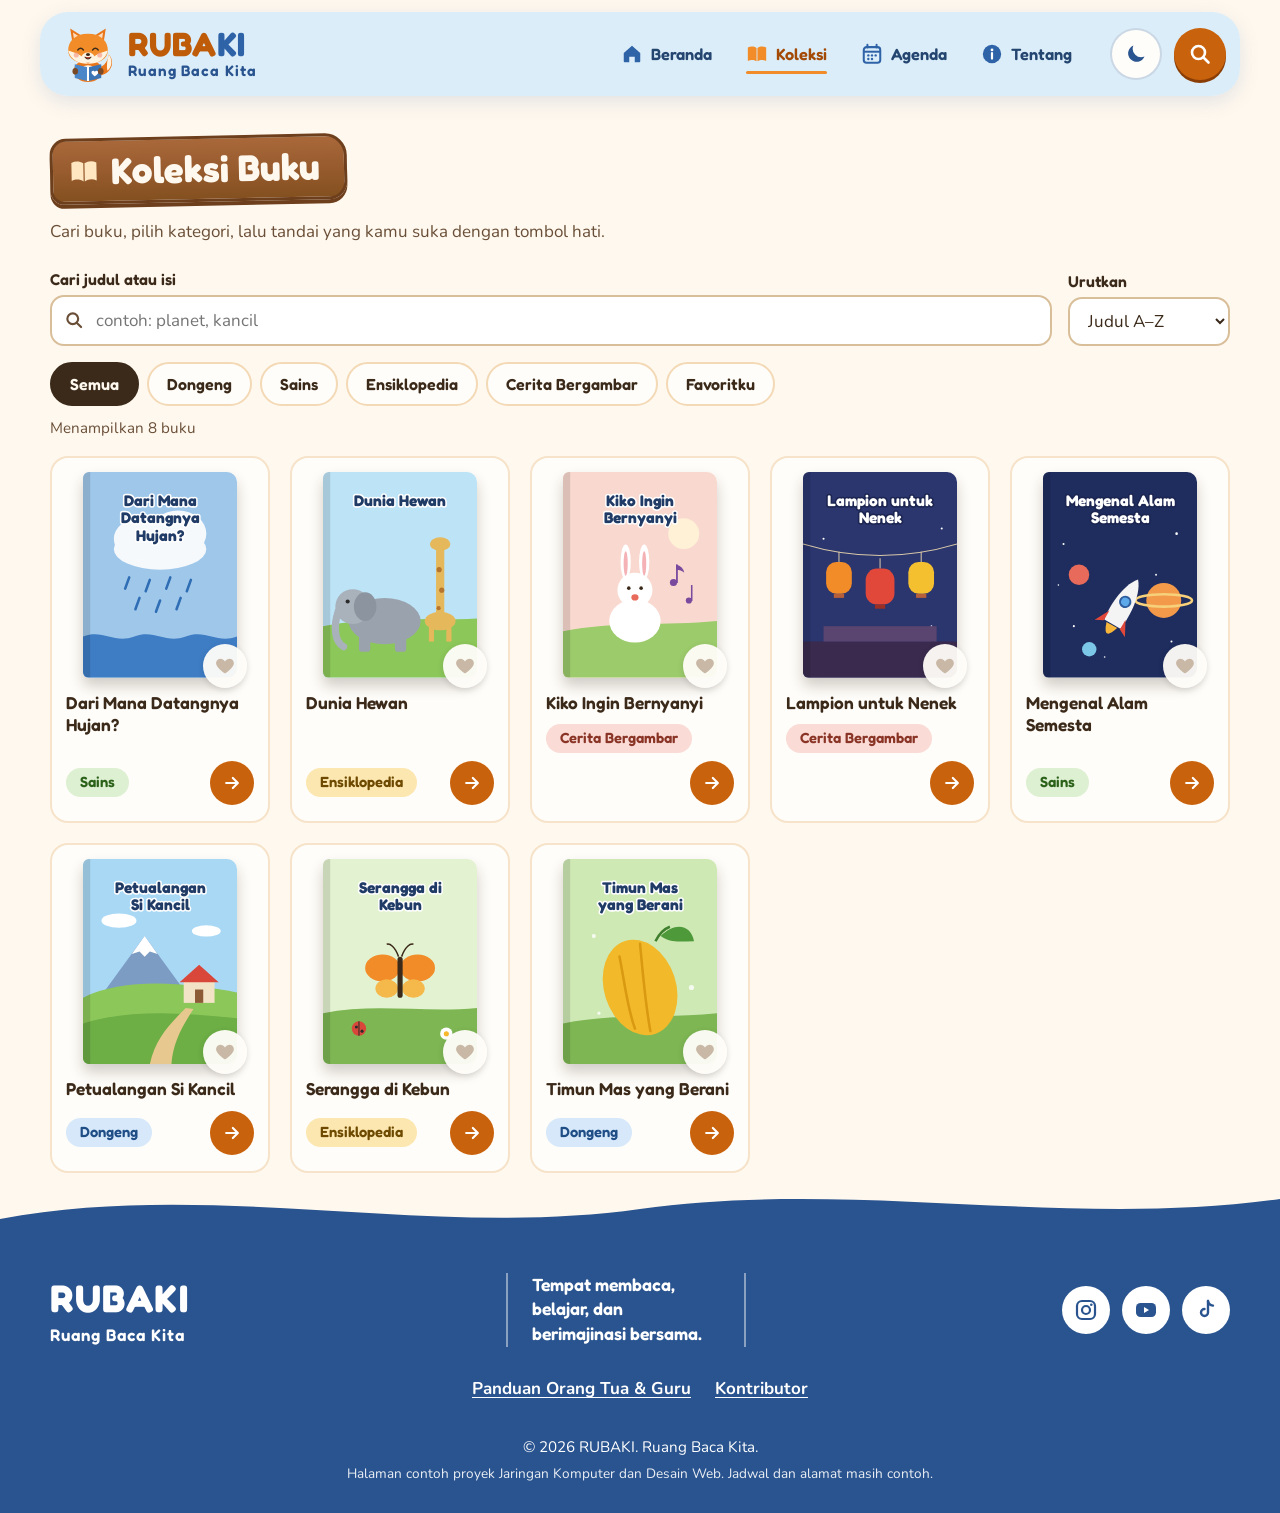
<file: detail.html>
<!DOCTYPE html>
<html lang="id">
<head>
  <meta charset="utf-8">
  <meta name="viewport" content="width=device-width, initial-scale=1">
  <title>Membaca · RUBAKI</title>
  <meta name="description" content="Baca buku anak di RUBAKI halaman demi halaman.">
  <meta name="color-scheme" content="light dark">
  <!-- Pasang tema sebelum halaman tampil supaya tidak berkedip terang lalu gelap -->
  <script>
    (function () {
      var t = null;
      try { t = JSON.parse(localStorage.getItem("rubaki-tema")); } catch (e) {}
      document.documentElement.dataset.tema = t || (matchMedia("(prefers-color-scheme: dark)").matches ? "gelap" : "terang");
    })();
  </script>
  <link rel="preconnect" href="https://fonts.googleapis.com">
  <link rel="preconnect" href="https://fonts.gstatic.com" crossorigin>
  <link href="https://fonts.googleapis.com/css2?family=Fredoka:wght@500;600;700&family=Nunito:wght@400;600;700;800&display=swap" rel="stylesheet">
  <link rel="stylesheet" href="css/style.css">
  <link rel="stylesheet" href="css/detail.css">
</head>
<body data-halaman="detail">
  <!-- Ikon dan maskot dipakai ulang lewat <use href="#..."> -->
  <svg width="0" height="0" style="position:absolute" aria-hidden="true">
    <defs>
      <symbol id="fox" viewBox="0 0 220 220">
        <path d="M150 196 C204 190 218 140 192 112 C186 150 166 162 138 168Z" fill="#E9761A"/>
        <path d="M192 112 C208 134 204 162 186 176 C182 152 186 132 192 112Z" fill="#FFF3E2"/>
        <ellipse cx="110" cy="176" rx="56" ry="44" fill="#E9761A"/>
        <ellipse cx="110" cy="184" rx="32" ry="30" fill="#FFF3E2"/>
        <path d="M50 74 L40 10 L98 46Z" fill="#E9761A"/>
        <path d="M56 60 L51 26 L84 47Z" fill="#FFDDBC"/>
        <path d="M170 74 L180 10 L122 46Z" fill="#E9761A"/>
        <path d="M164 60 L169 26 L136 47Z" fill="#FFDDBC"/>
        <path d="M110 30 C162 30 188 60 188 96 C188 130 152 148 110 148 C68 148 32 130 32 96 C32 60 58 30 110 30Z" fill="#F28C28"/>
        <path d="M32 96 C52 102 72 108 86 120 C96 130 100 142 110 148 C78 149 42 136 32 96Z" fill="#FFF3E2"/>
        <path d="M188 96 C168 102 148 108 134 120 C124 130 120 142 110 148 C142 149 178 136 188 96Z" fill="#FFF3E2"/>
        <ellipse cx="110" cy="124" rx="26" ry="20" fill="#FFF3E2"/>
        <path d="M70 94 q11 -13 22 0" stroke="#3B2A1A" stroke-width="5.5" fill="none" stroke-linecap="round"/>
        <path d="M128 94 q11 -13 22 0" stroke="#3B2A1A" stroke-width="5.5" fill="none" stroke-linecap="round"/>
        <circle cx="64" cy="114" r="10" fill="#F4A08C" opacity=".7"/>
        <circle cx="156" cy="114" r="10" fill="#F4A08C" opacity=".7"/>
        <ellipse cx="110" cy="112" rx="8" ry="6" fill="#3B2A1A"/>
        <path d="M98 122 q12 16 24 0" stroke="#3B2A1A" stroke-width="4" fill="#C9483A" stroke-linecap="round" stroke-linejoin="round"/>
        <path d="M58 150 L108 162 L108 216 L58 204Z" fill="#4A86C8"/>
        <path d="M162 150 L112 162 L112 216 L162 204Z" fill="#3B74B4"/>
        <path d="M106 162 L110 158 L114 162 L114 216 L106 216Z" fill="#FFFFFF"/>
        <path d="M137 180 c-4 -7 -15 -4 -13 5 c1 5 13 13 13 13 s12 -8 13 -13 c2 -9 -9 -12 -13 -5z" fill="#FFFFFF"/>
        <ellipse cx="60" cy="178" rx="11" ry="13" fill="#7A4A26"/>
        <ellipse cx="160" cy="178" rx="11" ry="13" fill="#7A4A26"/>
      </symbol>

      <symbol id="i-home" viewBox="0 0 24 24"><path d="M3 11 12 3l9 8v9a1 1 0 0 1-1 1h-5v-6H9v6H4a1 1 0 0 1-1-1z" fill="currentColor"/></symbol>
      <symbol id="i-book" viewBox="0 0 24 24"><path d="M2 5c3-1.5 6.5-1.5 9.5.5V20c-3-2-6.5-2-9.5-.5zM22 5c-3-1.5-6.5-1.5-9.5.5V20c3-2 6.5-2 9.5-.5z" fill="currentColor"/></symbol>
      <symbol id="i-cal" viewBox="0 0 24 24"><path d="M7 2v3M17 2v3" stroke="currentColor" stroke-width="2.2" stroke-linecap="round"/><rect x="3" y="4.5" width="18" height="17" rx="3" fill="none" stroke="currentColor" stroke-width="2.2"/><path d="M3 9.5h18" stroke="currentColor" stroke-width="2.2"/><g fill="currentColor"><circle cx="8" cy="13.5" r="1.3"/><circle cx="12" cy="13.5" r="1.3"/><circle cx="16" cy="13.5" r="1.3"/><circle cx="8" cy="17.5" r="1.3"/><circle cx="12" cy="17.5" r="1.3"/></g></symbol>
      <symbol id="i-info" viewBox="0 0 24 24"><circle cx="12" cy="12" r="10" fill="currentColor"/><path d="M12 11v6" stroke="#fff" stroke-width="2.4" stroke-linecap="round"/><circle cx="12" cy="7.5" r="1.5" fill="#fff"/></symbol>
      <symbol id="i-search" viewBox="0 0 24 24"><circle cx="10.5" cy="10.5" r="6.5" fill="none" stroke="currentColor" stroke-width="2.6"/><path d="m15.5 15.5 5 5" stroke="currentColor" stroke-width="2.6" stroke-linecap="round"/></symbol>
      <symbol id="i-arrow" viewBox="0 0 24 24"><path d="M5 12h13M13 6l6 6-6 6" fill="none" stroke="currentColor" stroke-width="2.6" stroke-linecap="round" stroke-linejoin="round"/></symbol>
      <symbol id="i-back" viewBox="0 0 24 24"><path d="M19 12H6M11 6l-6 6 6 6" fill="none" stroke="currentColor" stroke-width="2.6" stroke-linecap="round" stroke-linejoin="round"/></symbol>
      <symbol id="i-up" viewBox="0 0 24 24"><path d="M12 19V6M6 11l6-6 6 6" fill="none" stroke="currentColor" stroke-width="2.6" stroke-linecap="round" stroke-linejoin="round"/></symbol>
      <symbol id="i-close" viewBox="0 0 24 24"><path d="M6 6l12 12M18 6 6 18" stroke="currentColor" stroke-width="2.6" stroke-linecap="round"/></symbol>
      <symbol id="i-heart" viewBox="0 0 24 24"><path d="M12 20s-7.5-4.6-9.3-9.2C1.4 7.4 3.6 4 7 4c2 0 3.6 1.1 5 3 1.4-1.9 3-3 5-3 3.4 0 5.6 3.4 4.3 6.8C19.5 15.4 12 20 12 20z" fill="currentColor"/></symbol>
      <symbol id="i-people" viewBox="0 0 24 24"><g fill="currentColor"><circle cx="12" cy="7" r="3.4"/><circle cx="5" cy="9" r="2.6"/><circle cx="19" cy="9" r="2.6"/><path d="M5.5 20c0-4 2.9-7 6.5-7s6.5 3 6.5 7z"/><path d="M0.5 19c0-3 1.9-5.3 4.5-5.3 1 0 1.8.3 2.5.8-1 1.3-1.6 2.8-1.8 4.5z"/><path d="M23.5 19c0-3-1.9-5.3-4.5-5.3-1 0-1.8.3-2.5.8 1 1.3 1.6 2.8 1.8 4.5z"/></g></symbol>
      <symbol id="i-star" viewBox="0 0 24 24"><path d="m12 2.5 2.9 6 6.6.8-4.9 4.5 1.3 6.5L12 17l-5.9 3.3 1.3-6.5L2.5 9.3l6.6-.8z" fill="currentColor" stroke="#C98A00" stroke-width="1" stroke-linejoin="round"/></symbol>
      <symbol id="i-plus" viewBox="0 0 24 24"><path d="M12 5v14M5 12h14" stroke="currentColor" stroke-width="2.6" stroke-linecap="round"/></symbol>
      <symbol id="i-trash" viewBox="0 0 24 24"><path d="M4 7h16M9 7V4h6v3M6 7l1 13h10l1-13" fill="none" stroke="currentColor" stroke-width="2.2" stroke-linecap="round" stroke-linejoin="round"/></symbol>
      <symbol id="i-pin" viewBox="0 0 24 24"><path d="M12 22s7-6.6 7-12a7 7 0 0 0-14 0c0 5.4 7 12 7 12z" fill="currentColor"/><circle cx="12" cy="10" r="2.6" fill="#fff"/></symbol>
      <symbol id="i-clock" viewBox="0 0 24 24"><circle cx="12" cy="12" r="9" fill="none" stroke="currentColor" stroke-width="2.2"/><path d="M12 7v5l3 2" fill="none" stroke="currentColor" stroke-width="2.2" stroke-linecap="round"/></symbol>
      <symbol id="i-pause" viewBox="0 0 24 24"><path d="M8 5v14M16 5v14" stroke="currentColor" stroke-width="3" stroke-linecap="round"/></symbol>
      <symbol id="i-play" viewBox="0 0 24 24"><path d="M7 4.5v15l12-7.5z" fill="currentColor"/></symbol>
      <symbol id="i-sun" viewBox="0 0 24 24"><circle cx="12" cy="12" r="4.5" fill="currentColor"/><g stroke="currentColor" stroke-width="2.2" stroke-linecap="round"><path d="M12 2v2.5M12 19.5V22M2 12h2.5M19.5 12H22M4.9 4.9l1.8 1.8M17.3 17.3l1.8 1.8M4.9 19.1l1.8-1.8M17.3 6.7l1.8-1.8"/></g></symbol>
      <symbol id="i-moon" viewBox="0 0 24 24"><path d="M20.5 14.6A8.5 8.5 0 0 1 9.4 3.5a8.5 8.5 0 1 0 11.1 11.1z" fill="currentColor"/></symbol>
      <symbol id="i-ig" viewBox="0 0 24 24"><rect x="3" y="3" width="18" height="18" rx="5" fill="none" stroke="currentColor" stroke-width="2.2"/><circle cx="12" cy="12" r="4" fill="none" stroke="currentColor" stroke-width="2.2"/><circle cx="17.3" cy="6.7" r="1.3" fill="currentColor"/></symbol>
      <symbol id="i-yt" viewBox="0 0 24 24"><rect x="2" y="5" width="20" height="14" rx="4.5" fill="currentColor"/><path d="M10 9v6l5-3z" fill="#fff"/></symbol>
      <symbol id="i-tt" viewBox="0 0 24 24"><path d="M14 3v11.5a3.5 3.5 0 1 1-3.5-3.5" fill="none" stroke="currentColor" stroke-width="2.4" stroke-linecap="round"/><path d="M14 3c.4 2.6 2.2 4.4 5 4.6" fill="none" stroke="currentColor" stroke-width="2.4" stroke-linecap="round"/></symbol>
    </defs>
  </svg>

  <a class="skip" href="#main">Lewati ke konten utama</a>

  <!-- NAVBAR: sama di semua halaman, jangan diubah -->
  <header class="topbar" id="top">
    <a class="brand" href="index.html" aria-label="RUBAKI, ke beranda">
      <svg class="brand__fox" width="56" height="56" aria-hidden="true"><use href="#fox"/></svg>
      <span class="brand__text">
        <span class="brand__name"><span class="o">RUBA</span><span class="b">KI</span></span>
        <span class="brand__tag">Ruang Baca Kita</span>
      </span>
    </a>

    <nav class="nav" aria-label="Navigasi utama">
      <a class="nav__link" href="index.html" data-route="beranda"><svg aria-hidden="true"><use href="#i-home"/></svg><span>Beranda</span></a>
      <a class="nav__link" href="koleksi.html" data-route="koleksi" aria-current="page"><svg aria-hidden="true"><use href="#i-book"/></svg><span>Koleksi</span></a>
      <a class="nav__link" href="agenda.html" data-route="agenda"><svg aria-hidden="true"><use href="#i-cal"/></svg><span>Agenda</span></a>
      <a class="nav__link" href="tentang.html" data-route="tentang"><svg aria-hidden="true"><use href="#i-info"/></svg><span>Tentang</span></a>
    </nav>

    <button class="theme-btn" type="button" id="toggleTema" aria-pressed="false" aria-label="Ganti ke mode gelap">
      <svg aria-hidden="true"><use href="#i-moon"/></svg>
    </button>

    <button class="search-btn" type="button" id="openSearch" aria-label="Cari buku atau agenda (tombol /)">
      <svg aria-hidden="true"><use href="#i-search"/></svg>
    </button>
  </header>

  <main id="main" tabindex="-1">
    <!-- ===== ISI HALAMAN DETAIL (bagian yang boleh kamu ubah) ===== -->
    <section class="halaman" aria-labelledby="rd-title">
      <div class="wrap page reader">
        <div class="reader__bar">
          <a class="btn btn--ghost" href="koleksi.html"><svg aria-hidden="true"><use href="#i-back"/></svg>Koleksi</a>
          <div class="reader__font" role="group" aria-label="Ukuran tulisan">
            <button type="button" class="icon-btn" id="fontDown" aria-label="Perkecil tulisan">A−</button>
            <button type="button" class="icon-btn" id="fontUp" aria-label="Perbesar tulisan">A+</button>
          </div>
        </div>
        <article class="reader__card">
          <div class="reader__art" id="rdArt" aria-hidden="true"></div>
          <div class="reader__body">
            <p class="reader__meta" id="rdMeta"></p>
            <h1 class="reader__title" id="rd-title"></h1>
            <div class="reader__text" id="rdText" aria-live="polite"></div>
            <div class="progress" aria-hidden="true"><span id="rdBar"></span></div>
            <div class="reader__nav">
              <button type="button" class="btn btn--soft" id="rdPrev"><svg aria-hidden="true"><use href="#i-back"/></svg>Sebelumnya</button>
              <span class="reader__page" id="rdPage"></span>
              <button type="button" class="btn btn--primary" id="rdNext">Berikutnya<svg aria-hidden="true"><use href="#i-arrow"/></svg></button>
            </div>
            <p class="hint">Bisa juga pakai tombol panah kiri dan kanan di keyboard.</p>
          </div>
        </article>
      </div>
    </section>
  </main>

  <!-- FOOTER: sama di semua halaman, jangan diubah -->
  <footer class="footer">
    <svg class="footer__wave" viewBox="0 0 1200 60" preserveAspectRatio="none" aria-hidden="true"><path d="M0 40 C200 0 400 60 600 30 C800 0 1000 50 1200 20 V60 H0Z" fill="currentColor"/></svg>
    <div class="footer__inner wrap">
      <div class="footer__brand">
        <span class="footer__name">RUBAKI</span>
        <span class="footer__tag">Ruang Baca Kita</span>
      </div>
      <p class="footer__line">Tempat membaca, belajar, dan berimajinasi bersama.</p>
      <div class="footer__social">
        <button type="button" class="social" data-social="Instagram" aria-label="Instagram RUBAKI"><svg aria-hidden="true"><use href="#i-ig"/></svg></button>
        <button type="button" class="social" data-social="YouTube" aria-label="YouTube RUBAKI"><svg aria-hidden="true"><use href="#i-yt"/></svg></button>
        <button type="button" class="social" data-social="TikTok" aria-label="TikTok RUBAKI"><svg aria-hidden="true"><use href="#i-tt"/></svg></button>
      </div>
    </div>
    <nav class="footer__links" aria-label="Tautan lain">
      <a href="panduan.html">Panduan Orang Tua &amp; Guru</a>
      <a href="kontributor.html">Kontributor</a>
    </nav>
    <p class="footer__copy">© 2026 RUBAKI. Ruang Baca Kita. <span class="footer__note">Halaman contoh proyek Jaringan Komputer dan Desain Web. Jadwal dan alamat masih contoh.</span></p>
    <button type="button" class="to-top" id="toTop" aria-label="Kembali ke atas"><svg aria-hidden="true"><use href="#i-up"/></svg></button>
  </footer>

  <!-- DIALOG bersama: detail buku dan pencarian -->
  <dialog class="modal" id="bookModal" aria-labelledby="bmTitle">
    <button type="button" class="modal__close" data-close aria-label="Tutup detail buku"><svg aria-hidden="true"><use href="#i-close"/></svg></button>
    <div class="bm">
      <div class="bm__cover" id="bmCover" aria-hidden="true"></div>
      <div class="bm__info">
        <span class="chip" id="bmCat"></span>
        <h2 id="bmTitle"></h2>
        <p class="bm__meta" id="bmMeta"></p>
        <p id="bmSyn"></p>
        <div class="bm__actions">
          <a class="btn btn--primary" id="bmRead" href="koleksi.html">Baca Sekarang</a>
          <button type="button" class="btn btn--soft fav-toggle" id="bmFav" aria-pressed="false"><svg aria-hidden="true"><use href="#i-heart"/></svg><span>Simpan ke favorit</span></button>
        </div>
      </div>
    </div>
  </dialog>

  <dialog class="modal modal--search" id="searchModal" aria-labelledby="smTitle">
    <h2 id="smTitle" class="sr">Pencarian</h2>
    <div class="search-box">
      <svg aria-hidden="true"><use href="#i-search"/></svg>
      <label for="globalSearch" class="sr">Cari buku atau agenda</label>
      <input id="globalSearch" type="search" placeholder="Cari buku atau agenda…" autocomplete="off">
      <button type="button" class="icon-btn" data-close aria-label="Tutup pencarian"><svg aria-hidden="true"><use href="#i-close"/></svg></button>
    </div>
    <div id="searchResults" class="search-results" aria-live="polite"></div>
  </dialog>

  <div class="toast" id="toast" role="status" aria-live="polite"></div>

  <script src="data/buku.js" defer></script>
  <script src="data/agenda.js" defer></script>
  <script src="js/main.js" defer></script>
  <script src="js/detail.js" defer></script>
</body>
</html>
</file>
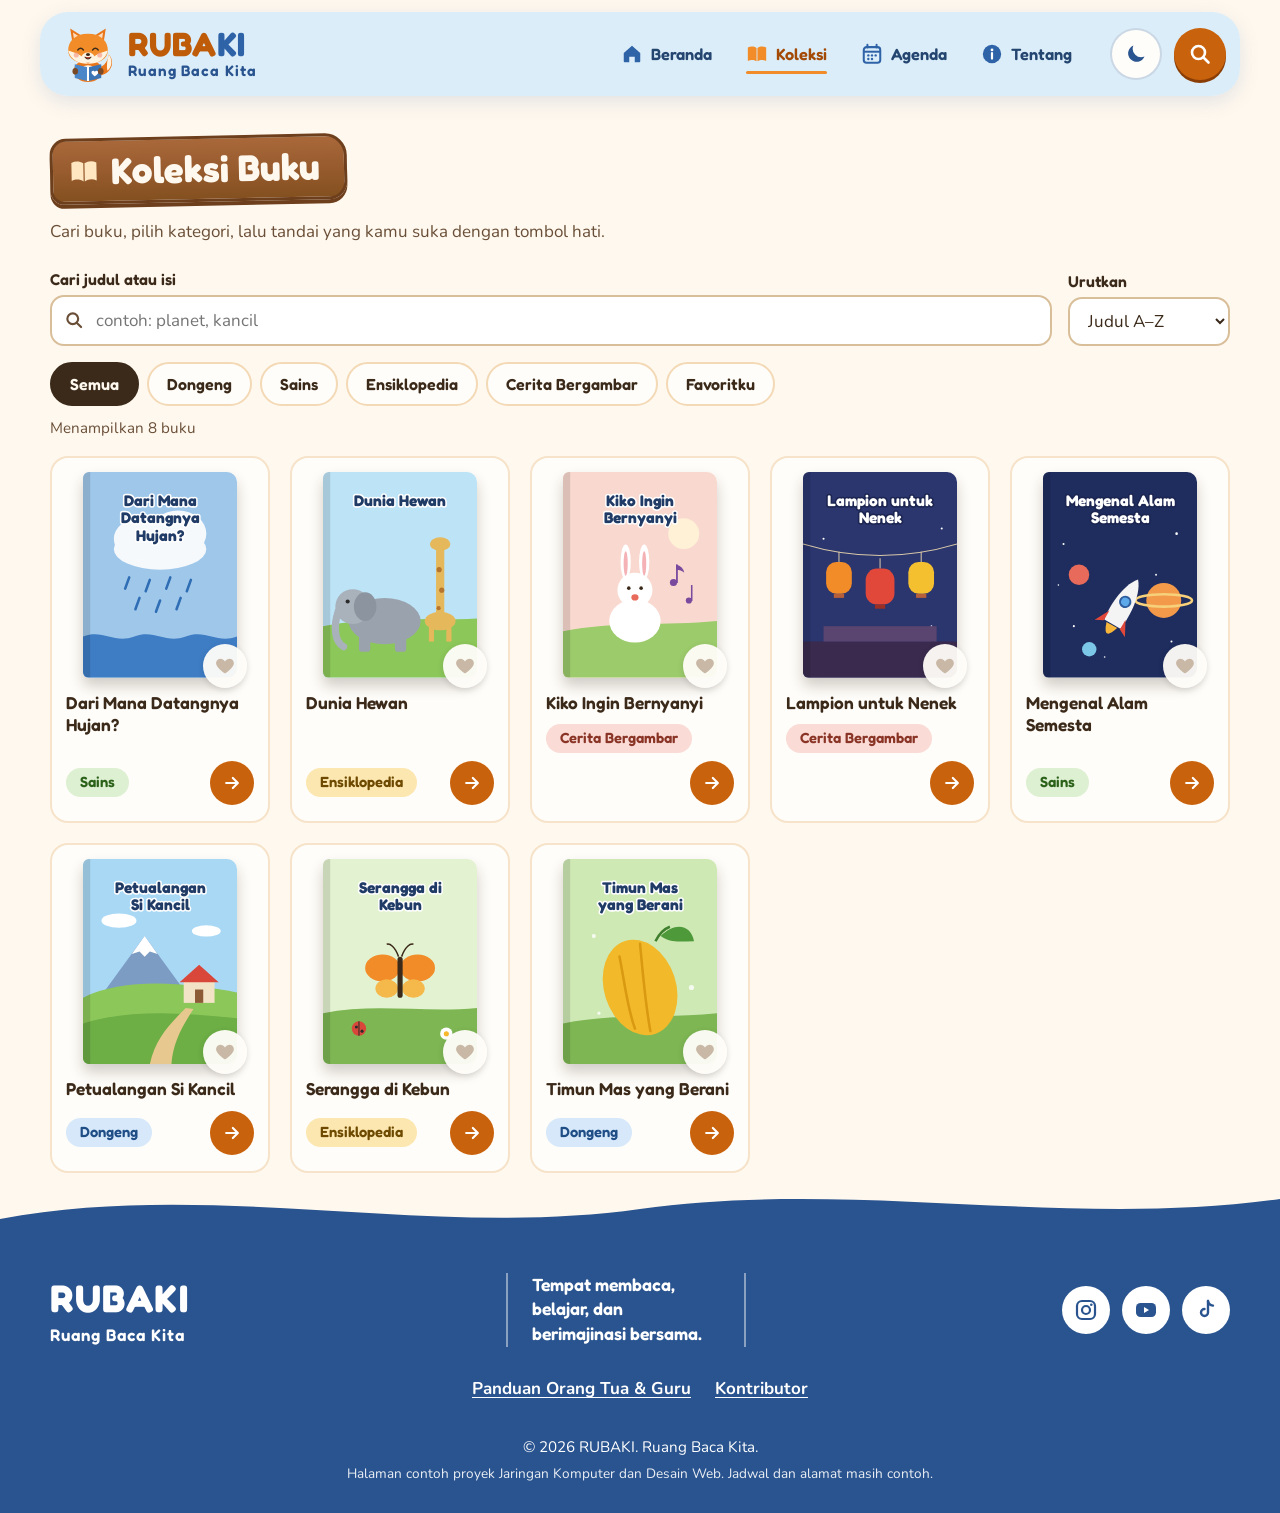
<file: koleksi.html>
<!DOCTYPE html>
<html lang="id">
<head>
  <meta charset="utf-8">
  <meta name="viewport" content="width=device-width, initial-scale=1">
  <title>Koleksi Buku · RUBAKI</title>
  <meta name="description" content="Cari dan pilih buku cerita, sains, dan ensiklopedia untuk anak di RUBAKI.">
  <meta name="color-scheme" content="light dark">
  <!-- Pasang tema sebelum halaman tampil supaya tidak berkedip terang lalu gelap -->
  <script>
    (function () {
      var t = null;
      try { t = JSON.parse(localStorage.getItem("rubaki-tema")); } catch (e) {}
      document.documentElement.dataset.tema = t || (matchMedia("(prefers-color-scheme: dark)").matches ? "gelap" : "terang");
    })();
  </script>
  <link rel="preconnect" href="https://fonts.googleapis.com">
  <link rel="preconnect" href="https://fonts.gstatic.com" crossorigin>
  <link href="https://fonts.googleapis.com/css2?family=Fredoka:wght@500;600;700&family=Nunito:wght@400;600;700;800&display=swap" rel="stylesheet">
  <link rel="stylesheet" href="css/style.css">
  <link rel="stylesheet" href="css/koleksi.css">
</head>
<body data-halaman="koleksi">
  <!-- Ikon dan maskot dipakai ulang lewat <use href="#..."> -->
  <svg width="0" height="0" style="position:absolute" aria-hidden="true">
    <defs>
      <symbol id="fox" viewBox="0 0 220 220">
        <path d="M150 196 C204 190 218 140 192 112 C186 150 166 162 138 168Z" fill="#E9761A"/>
        <path d="M192 112 C208 134 204 162 186 176 C182 152 186 132 192 112Z" fill="#FFF3E2"/>
        <ellipse cx="110" cy="176" rx="56" ry="44" fill="#E9761A"/>
        <ellipse cx="110" cy="184" rx="32" ry="30" fill="#FFF3E2"/>
        <path d="M50 74 L40 10 L98 46Z" fill="#E9761A"/>
        <path d="M56 60 L51 26 L84 47Z" fill="#FFDDBC"/>
        <path d="M170 74 L180 10 L122 46Z" fill="#E9761A"/>
        <path d="M164 60 L169 26 L136 47Z" fill="#FFDDBC"/>
        <path d="M110 30 C162 30 188 60 188 96 C188 130 152 148 110 148 C68 148 32 130 32 96 C32 60 58 30 110 30Z" fill="#F28C28"/>
        <path d="M32 96 C52 102 72 108 86 120 C96 130 100 142 110 148 C78 149 42 136 32 96Z" fill="#FFF3E2"/>
        <path d="M188 96 C168 102 148 108 134 120 C124 130 120 142 110 148 C142 149 178 136 188 96Z" fill="#FFF3E2"/>
        <ellipse cx="110" cy="124" rx="26" ry="20" fill="#FFF3E2"/>
        <path d="M70 94 q11 -13 22 0" stroke="#3B2A1A" stroke-width="5.5" fill="none" stroke-linecap="round"/>
        <path d="M128 94 q11 -13 22 0" stroke="#3B2A1A" stroke-width="5.5" fill="none" stroke-linecap="round"/>
        <circle cx="64" cy="114" r="10" fill="#F4A08C" opacity=".7"/>
        <circle cx="156" cy="114" r="10" fill="#F4A08C" opacity=".7"/>
        <ellipse cx="110" cy="112" rx="8" ry="6" fill="#3B2A1A"/>
        <path d="M98 122 q12 16 24 0" stroke="#3B2A1A" stroke-width="4" fill="#C9483A" stroke-linecap="round" stroke-linejoin="round"/>
        <path d="M58 150 L108 162 L108 216 L58 204Z" fill="#4A86C8"/>
        <path d="M162 150 L112 162 L112 216 L162 204Z" fill="#3B74B4"/>
        <path d="M106 162 L110 158 L114 162 L114 216 L106 216Z" fill="#FFFFFF"/>
        <path d="M137 180 c-4 -7 -15 -4 -13 5 c1 5 13 13 13 13 s12 -8 13 -13 c2 -9 -9 -12 -13 -5z" fill="#FFFFFF"/>
        <ellipse cx="60" cy="178" rx="11" ry="13" fill="#7A4A26"/>
        <ellipse cx="160" cy="178" rx="11" ry="13" fill="#7A4A26"/>
      </symbol>

      <symbol id="i-home" viewBox="0 0 24 24"><path d="M3 11 12 3l9 8v9a1 1 0 0 1-1 1h-5v-6H9v6H4a1 1 0 0 1-1-1z" fill="currentColor"/></symbol>
      <symbol id="i-book" viewBox="0 0 24 24"><path d="M2 5c3-1.5 6.5-1.5 9.5.5V20c-3-2-6.5-2-9.5-.5zM22 5c-3-1.5-6.5-1.5-9.5.5V20c3-2 6.5-2 9.5-.5z" fill="currentColor"/></symbol>
      <symbol id="i-cal" viewBox="0 0 24 24"><path d="M7 2v3M17 2v3" stroke="currentColor" stroke-width="2.2" stroke-linecap="round"/><rect x="3" y="4.5" width="18" height="17" rx="3" fill="none" stroke="currentColor" stroke-width="2.2"/><path d="M3 9.5h18" stroke="currentColor" stroke-width="2.2"/><g fill="currentColor"><circle cx="8" cy="13.5" r="1.3"/><circle cx="12" cy="13.5" r="1.3"/><circle cx="16" cy="13.5" r="1.3"/><circle cx="8" cy="17.5" r="1.3"/><circle cx="12" cy="17.5" r="1.3"/></g></symbol>
      <symbol id="i-info" viewBox="0 0 24 24"><circle cx="12" cy="12" r="10" fill="currentColor"/><path d="M12 11v6" stroke="#fff" stroke-width="2.4" stroke-linecap="round"/><circle cx="12" cy="7.5" r="1.5" fill="#fff"/></symbol>
      <symbol id="i-search" viewBox="0 0 24 24"><circle cx="10.5" cy="10.5" r="6.5" fill="none" stroke="currentColor" stroke-width="2.6"/><path d="m15.5 15.5 5 5" stroke="currentColor" stroke-width="2.6" stroke-linecap="round"/></symbol>
      <symbol id="i-arrow" viewBox="0 0 24 24"><path d="M5 12h13M13 6l6 6-6 6" fill="none" stroke="currentColor" stroke-width="2.6" stroke-linecap="round" stroke-linejoin="round"/></symbol>
      <symbol id="i-back" viewBox="0 0 24 24"><path d="M19 12H6M11 6l-6 6 6 6" fill="none" stroke="currentColor" stroke-width="2.6" stroke-linecap="round" stroke-linejoin="round"/></symbol>
      <symbol id="i-up" viewBox="0 0 24 24"><path d="M12 19V6M6 11l6-6 6 6" fill="none" stroke="currentColor" stroke-width="2.6" stroke-linecap="round" stroke-linejoin="round"/></symbol>
      <symbol id="i-close" viewBox="0 0 24 24"><path d="M6 6l12 12M18 6 6 18" stroke="currentColor" stroke-width="2.6" stroke-linecap="round"/></symbol>
      <symbol id="i-heart" viewBox="0 0 24 24"><path d="M12 20s-7.5-4.6-9.3-9.2C1.4 7.4 3.6 4 7 4c2 0 3.6 1.1 5 3 1.4-1.9 3-3 5-3 3.4 0 5.6 3.4 4.3 6.8C19.5 15.4 12 20 12 20z" fill="currentColor"/></symbol>
      <symbol id="i-people" viewBox="0 0 24 24"><g fill="currentColor"><circle cx="12" cy="7" r="3.4"/><circle cx="5" cy="9" r="2.6"/><circle cx="19" cy="9" r="2.6"/><path d="M5.5 20c0-4 2.9-7 6.5-7s6.5 3 6.5 7z"/><path d="M0.5 19c0-3 1.9-5.3 4.5-5.3 1 0 1.8.3 2.5.8-1 1.3-1.6 2.8-1.8 4.5z"/><path d="M23.5 19c0-3-1.9-5.3-4.5-5.3-1 0-1.8.3-2.5.8 1 1.3 1.6 2.8 1.8 4.5z"/></g></symbol>
      <symbol id="i-star" viewBox="0 0 24 24"><path d="m12 2.5 2.9 6 6.6.8-4.9 4.5 1.3 6.5L12 17l-5.9 3.3 1.3-6.5L2.5 9.3l6.6-.8z" fill="currentColor" stroke="#C98A00" stroke-width="1" stroke-linejoin="round"/></symbol>
      <symbol id="i-plus" viewBox="0 0 24 24"><path d="M12 5v14M5 12h14" stroke="currentColor" stroke-width="2.6" stroke-linecap="round"/></symbol>
      <symbol id="i-trash" viewBox="0 0 24 24"><path d="M4 7h16M9 7V4h6v3M6 7l1 13h10l1-13" fill="none" stroke="currentColor" stroke-width="2.2" stroke-linecap="round" stroke-linejoin="round"/></symbol>
      <symbol id="i-pin" viewBox="0 0 24 24"><path d="M12 22s7-6.6 7-12a7 7 0 0 0-14 0c0 5.4 7 12 7 12z" fill="currentColor"/><circle cx="12" cy="10" r="2.6" fill="#fff"/></symbol>
      <symbol id="i-clock" viewBox="0 0 24 24"><circle cx="12" cy="12" r="9" fill="none" stroke="currentColor" stroke-width="2.2"/><path d="M12 7v5l3 2" fill="none" stroke="currentColor" stroke-width="2.2" stroke-linecap="round"/></symbol>
      <symbol id="i-pause" viewBox="0 0 24 24"><path d="M8 5v14M16 5v14" stroke="currentColor" stroke-width="3" stroke-linecap="round"/></symbol>
      <symbol id="i-play" viewBox="0 0 24 24"><path d="M7 4.5v15l12-7.5z" fill="currentColor"/></symbol>
      <symbol id="i-sun" viewBox="0 0 24 24"><circle cx="12" cy="12" r="4.5" fill="currentColor"/><g stroke="currentColor" stroke-width="2.2" stroke-linecap="round"><path d="M12 2v2.5M12 19.5V22M2 12h2.5M19.5 12H22M4.9 4.9l1.8 1.8M17.3 17.3l1.8 1.8M4.9 19.1l1.8-1.8M17.3 6.7l1.8-1.8"/></g></symbol>
      <symbol id="i-moon" viewBox="0 0 24 24"><path d="M20.5 14.6A8.5 8.5 0 0 1 9.4 3.5a8.5 8.5 0 1 0 11.1 11.1z" fill="currentColor"/></symbol>
      <symbol id="i-ig" viewBox="0 0 24 24"><rect x="3" y="3" width="18" height="18" rx="5" fill="none" stroke="currentColor" stroke-width="2.2"/><circle cx="12" cy="12" r="4" fill="none" stroke="currentColor" stroke-width="2.2"/><circle cx="17.3" cy="6.7" r="1.3" fill="currentColor"/></symbol>
      <symbol id="i-yt" viewBox="0 0 24 24"><rect x="2" y="5" width="20" height="14" rx="4.5" fill="currentColor"/><path d="M10 9v6l5-3z" fill="#fff"/></symbol>
      <symbol id="i-tt" viewBox="0 0 24 24"><path d="M14 3v11.5a3.5 3.5 0 1 1-3.5-3.5" fill="none" stroke="currentColor" stroke-width="2.4" stroke-linecap="round"/><path d="M14 3c.4 2.6 2.2 4.4 5 4.6" fill="none" stroke="currentColor" stroke-width="2.4" stroke-linecap="round"/></symbol>
    </defs>
  </svg>

  <a class="skip" href="#main">Lewati ke konten utama</a>

  <!-- NAVBAR: sama di semua halaman, jangan diubah -->
  <header class="topbar" id="top">
    <a class="brand" href="index.html" aria-label="RUBAKI, ke beranda">
      <svg class="brand__fox" width="56" height="56" aria-hidden="true"><use href="#fox"/></svg>
      <span class="brand__text">
        <span class="brand__name"><span class="o">RUBA</span><span class="b">KI</span></span>
        <span class="brand__tag">Ruang Baca Kita</span>
      </span>
    </a>

    <nav class="nav" aria-label="Navigasi utama">
      <a class="nav__link" href="index.html" data-route="beranda"><svg aria-hidden="true"><use href="#i-home"/></svg><span>Beranda</span></a>
      <a class="nav__link" href="koleksi.html" data-route="koleksi" aria-current="page"><svg aria-hidden="true"><use href="#i-book"/></svg><span>Koleksi</span></a>
      <a class="nav__link" href="agenda.html" data-route="agenda"><svg aria-hidden="true"><use href="#i-cal"/></svg><span>Agenda</span></a>
      <a class="nav__link" href="tentang.html" data-route="tentang"><svg aria-hidden="true"><use href="#i-info"/></svg><span>Tentang</span></a>
    </nav>

    <button class="theme-btn" type="button" id="toggleTema" aria-pressed="false" aria-label="Ganti ke mode gelap">
      <svg aria-hidden="true"><use href="#i-moon"/></svg>
    </button>

    <button class="search-btn" type="button" id="openSearch" aria-label="Cari buku atau agenda (tombol /)">
      <svg aria-hidden="true"><use href="#i-search"/></svg>
    </button>
  </header>

  <main id="main" tabindex="-1">
    <!-- ===== ISI HALAMAN KOLEKSI (bagian yang boleh kamu ubah) ===== -->
    <section class="halaman" aria-labelledby="kol-title">
      <div class="wrap page">
        <header class="page__head">
          <h1 class="plank plank--lg" id="kol-title"><svg aria-hidden="true"><use href="#i-book"/></svg>Koleksi Buku</h1>
          <p class="page__lead">Cari buku, pilih kategori, lalu tandai yang kamu suka dengan tombol hati.</p>
        </header>

        <div class="toolbar">
          <div class="field field--search">
            <label for="kolSearch">Cari judul atau isi</label>
            <div class="input-ic">
              <svg aria-hidden="true"><use href="#i-search"/></svg>
              <input id="kolSearch" type="search" placeholder="contoh: planet, kancil" autocomplete="off">
            </div>
          </div>
          <div class="field">
            <label for="kolSort">Urutkan</label>
            <select id="kolSort">
              <option value="judul">Judul A–Z</option>
              <option value="umur">Usia termuda</option>
              <option value="fav">Favoritku dulu</option>
            </select>
          </div>
        </div>

        <div class="chips" role="group" aria-label="Filter kategori" id="kolChips"></div>
        <p class="result-count" id="kolCount" aria-live="polite"></p>
        <div class="book-grid" id="kolGrid"></div>
      </div>
    </section>
  </main>

  <!-- FOOTER: sama di semua halaman, jangan diubah -->
  <footer class="footer">
    <svg class="footer__wave" viewBox="0 0 1200 60" preserveAspectRatio="none" aria-hidden="true"><path d="M0 40 C200 0 400 60 600 30 C800 0 1000 50 1200 20 V60 H0Z" fill="currentColor"/></svg>
    <div class="footer__inner wrap">
      <div class="footer__brand">
        <span class="footer__name">RUBAKI</span>
        <span class="footer__tag">Ruang Baca Kita</span>
      </div>
      <p class="footer__line">Tempat membaca, belajar, dan berimajinasi bersama.</p>
      <div class="footer__social">
        <button type="button" class="social" data-social="Instagram" aria-label="Instagram RUBAKI"><svg aria-hidden="true"><use href="#i-ig"/></svg></button>
        <button type="button" class="social" data-social="YouTube" aria-label="YouTube RUBAKI"><svg aria-hidden="true"><use href="#i-yt"/></svg></button>
        <button type="button" class="social" data-social="TikTok" aria-label="TikTok RUBAKI"><svg aria-hidden="true"><use href="#i-tt"/></svg></button>
      </div>
    </div>
    <nav class="footer__links" aria-label="Tautan lain">
      <a href="panduan.html">Panduan Orang Tua &amp; Guru</a>
      <a href="kontributor.html">Kontributor</a>
    </nav>
    <p class="footer__copy">© 2026 RUBAKI. Ruang Baca Kita. <span class="footer__note">Halaman contoh proyek Jaringan Komputer dan Desain Web. Jadwal dan alamat masih contoh.</span></p>
    <button type="button" class="to-top" id="toTop" aria-label="Kembali ke atas"><svg aria-hidden="true"><use href="#i-up"/></svg></button>
  </footer>

  <!-- DIALOG bersama: detail buku dan pencarian -->
  <dialog class="modal" id="bookModal" aria-labelledby="bmTitle">
    <button type="button" class="modal__close" data-close aria-label="Tutup detail buku"><svg aria-hidden="true"><use href="#i-close"/></svg></button>
    <div class="bm">
      <div class="bm__cover" id="bmCover" aria-hidden="true"></div>
      <div class="bm__info">
        <span class="chip" id="bmCat"></span>
        <h2 id="bmTitle"></h2>
        <p class="bm__meta" id="bmMeta"></p>
        <p id="bmSyn"></p>
        <div class="bm__actions">
          <a class="btn btn--primary" id="bmRead" href="koleksi.html">Baca Sekarang</a>
          <button type="button" class="btn btn--soft fav-toggle" id="bmFav" aria-pressed="false"><svg aria-hidden="true"><use href="#i-heart"/></svg><span>Simpan ke favorit</span></button>
        </div>
      </div>
    </div>
  </dialog>

  <dialog class="modal modal--search" id="searchModal" aria-labelledby="smTitle">
    <h2 id="smTitle" class="sr">Pencarian</h2>
    <div class="search-box">
      <svg aria-hidden="true"><use href="#i-search"/></svg>
      <label for="globalSearch" class="sr">Cari buku atau agenda</label>
      <input id="globalSearch" type="search" placeholder="Cari buku atau agenda…" autocomplete="off">
      <button type="button" class="icon-btn" data-close aria-label="Tutup pencarian"><svg aria-hidden="true"><use href="#i-close"/></svg></button>
    </div>
    <div id="searchResults" class="search-results" aria-live="polite"></div>
  </dialog>

  <div class="toast" id="toast" role="status" aria-live="polite"></div>

  <script src="data/buku.js" defer></script>
  <script src="data/agenda.js" defer></script>
  <script src="js/main.js" defer></script>
  <script src="js/koleksi.js" defer></script>
</body>
</html>
</file>
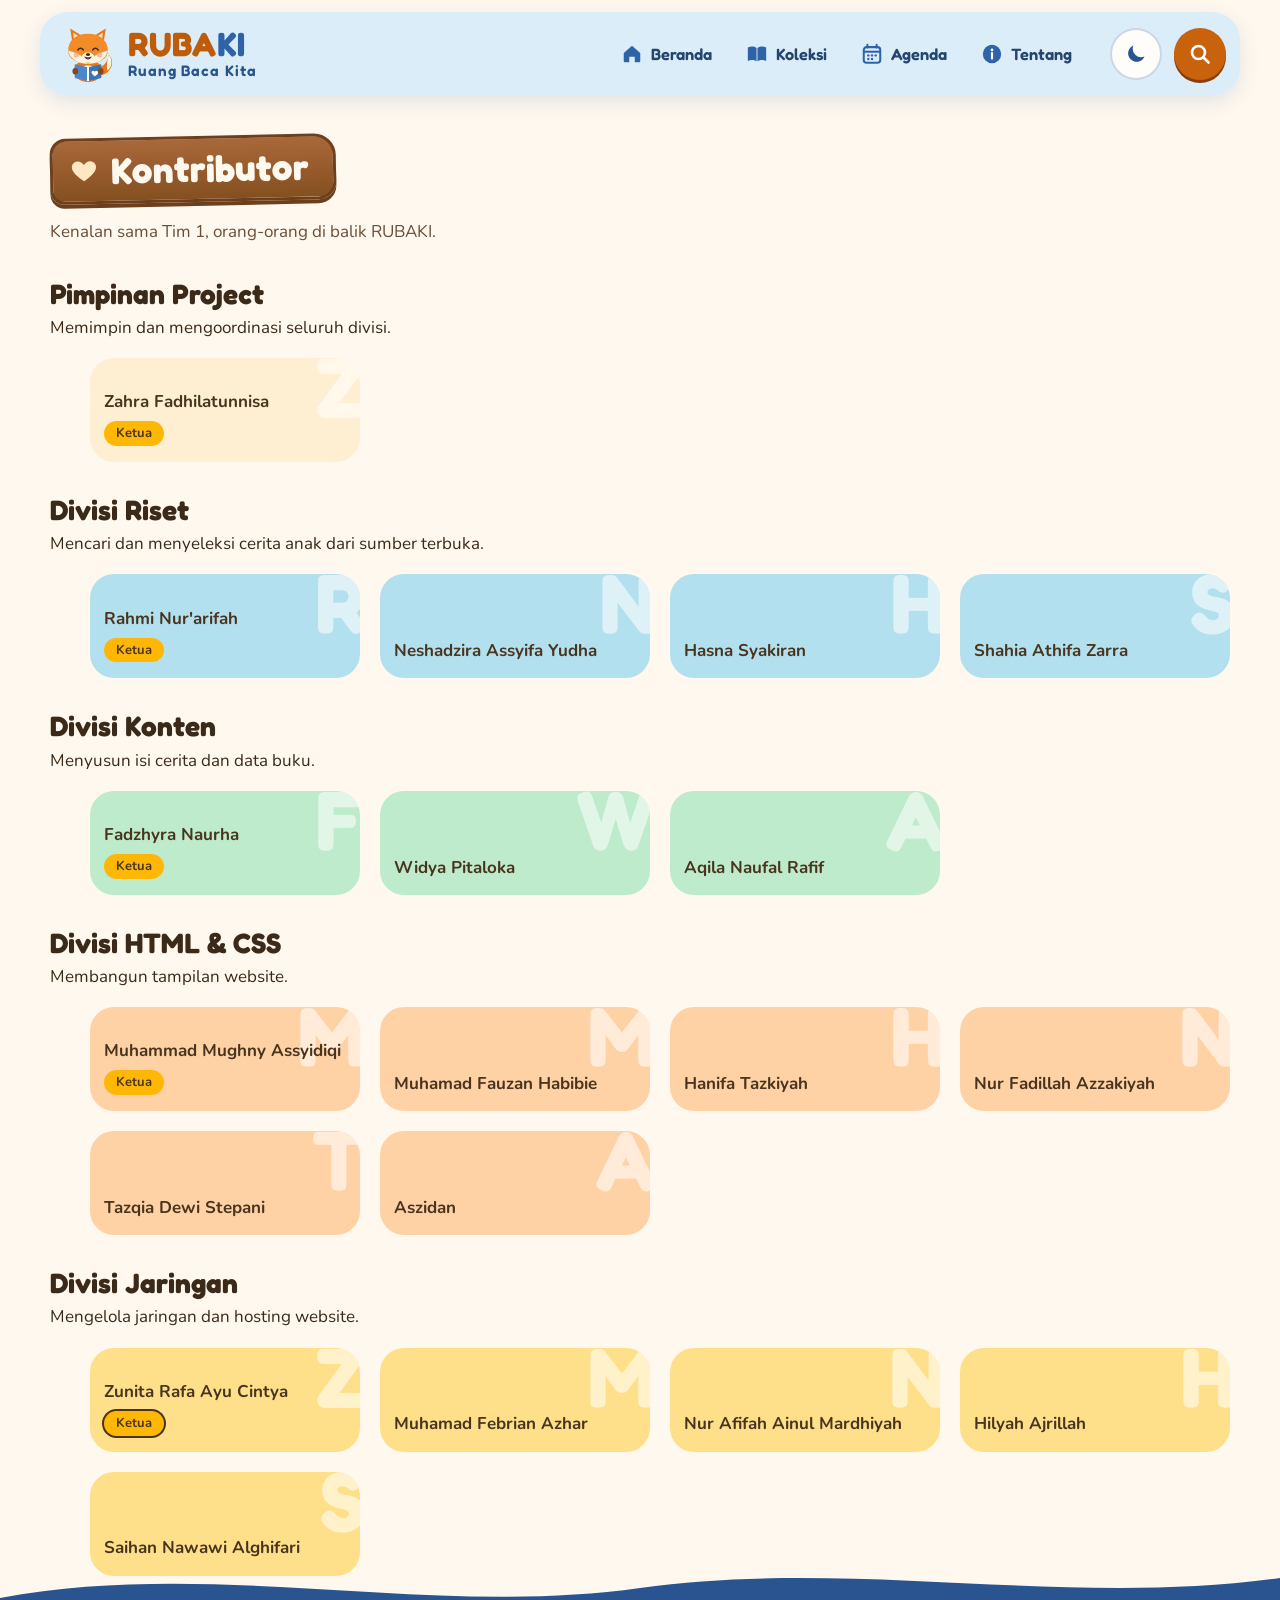
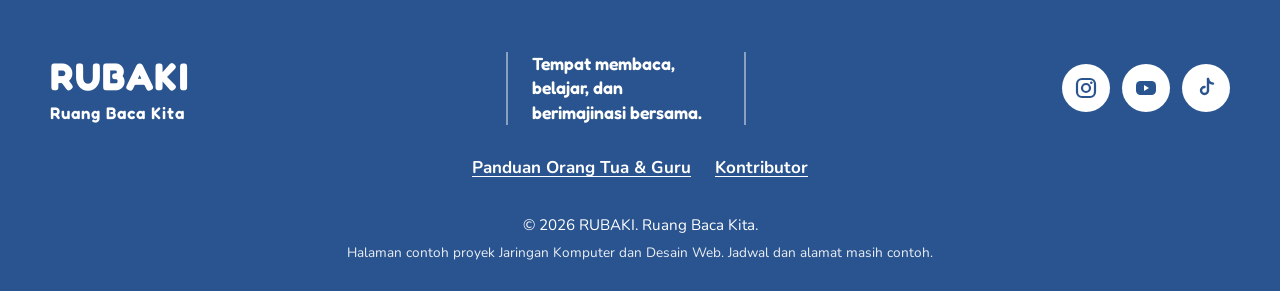
<file: kontributor.html>
<!DOCTYPE html>
<html lang="id">
<head>
  <meta charset="utf-8">
  <meta name="viewport" content="width=device-width, initial-scale=1">
  <title>Kontributor · RUBAKI</title>
  <meta name="description" content="Orang-orang di balik RUBAKI.">
  <meta name="color-scheme" content="light dark">
  <!-- Pasang tema sebelum halaman tampil supaya tidak berkedip terang lalu gelap -->
  <script>
    (function () {
      var t = null;
      try { t = JSON.parse(localStorage.getItem("rubaki-tema")); } catch (e) {}
      document.documentElement.dataset.tema = t || (matchMedia("(prefers-color-scheme: dark)").matches ? "gelap" : "terang");
    })();
  </script>
  <link rel="preconnect" href="https://fonts.googleapis.com">
  <link rel="preconnect" href="https://fonts.gstatic.com" crossorigin>
  <link href="https://fonts.googleapis.com/css2?family=Fredoka:wght@500;600;700&family=Nunito:wght@400;600;700;800&display=swap" rel="stylesheet">
  <link rel="stylesheet" href="css/style.css">
  <link rel="stylesheet" href="css/kontributor.css">
</head>
<body data-halaman="kontributor">
  <!-- Ikon dan maskot dipakai ulang lewat <use href="#..."> -->
  <svg width="0" height="0" style="position:absolute" aria-hidden="true">
    <defs>
      <symbol id="fox" viewBox="0 0 220 220">
        <path d="M150 196 C204 190 218 140 192 112 C186 150 166 162 138 168Z" fill="#E9761A"/>
        <path d="M192 112 C208 134 204 162 186 176 C182 152 186 132 192 112Z" fill="#FFF3E2"/>
        <ellipse cx="110" cy="176" rx="56" ry="44" fill="#E9761A"/>
        <ellipse cx="110" cy="184" rx="32" ry="30" fill="#FFF3E2"/>
        <path d="M50 74 L40 10 L98 46Z" fill="#E9761A"/>
        <path d="M56 60 L51 26 L84 47Z" fill="#FFDDBC"/>
        <path d="M170 74 L180 10 L122 46Z" fill="#E9761A"/>
        <path d="M164 60 L169 26 L136 47Z" fill="#FFDDBC"/>
        <path d="M110 30 C162 30 188 60 188 96 C188 130 152 148 110 148 C68 148 32 130 32 96 C32 60 58 30 110 30Z" fill="#F28C28"/>
        <path d="M32 96 C52 102 72 108 86 120 C96 130 100 142 110 148 C78 149 42 136 32 96Z" fill="#FFF3E2"/>
        <path d="M188 96 C168 102 148 108 134 120 C124 130 120 142 110 148 C142 149 178 136 188 96Z" fill="#FFF3E2"/>
        <ellipse cx="110" cy="124" rx="26" ry="20" fill="#FFF3E2"/>
        <path d="M70 94 q11 -13 22 0" stroke="#3B2A1A" stroke-width="5.5" fill="none" stroke-linecap="round"/>
        <path d="M128 94 q11 -13 22 0" stroke="#3B2A1A" stroke-width="5.5" fill="none" stroke-linecap="round"/>
        <circle cx="64" cy="114" r="10" fill="#F4A08C" opacity=".7"/>
        <circle cx="156" cy="114" r="10" fill="#F4A08C" opacity=".7"/>
        <ellipse cx="110" cy="112" rx="8" ry="6" fill="#3B2A1A"/>
        <path d="M98 122 q12 16 24 0" stroke="#3B2A1A" stroke-width="4" fill="#C9483A" stroke-linecap="round" stroke-linejoin="round"/>
        <path d="M58 150 L108 162 L108 216 L58 204Z" fill="#4A86C8"/>
        <path d="M162 150 L112 162 L112 216 L162 204Z" fill="#3B74B4"/>
        <path d="M106 162 L110 158 L114 162 L114 216 L106 216Z" fill="#FFFFFF"/>
        <path d="M137 180 c-4 -7 -15 -4 -13 5 c1 5 13 13 13 13 s12 -8 13 -13 c2 -9 -9 -12 -13 -5z" fill="#FFFFFF"/>
        <ellipse cx="60" cy="178" rx="11" ry="13" fill="#7A4A26"/>
        <ellipse cx="160" cy="178" rx="11" ry="13" fill="#7A4A26"/>
      </symbol>

      <symbol id="i-home" viewBox="0 0 24 24"><path d="M3 11 12 3l9 8v9a1 1 0 0 1-1 1h-5v-6H9v6H4a1 1 0 0 1-1-1z" fill="currentColor"/></symbol>
      <symbol id="i-book" viewBox="0 0 24 24"><path d="M2 5c3-1.5 6.5-1.5 9.5.5V20c-3-2-6.5-2-9.5-.5zM22 5c-3-1.5-6.5-1.5-9.5.5V20c3-2 6.5-2 9.5-.5z" fill="currentColor"/></symbol>
      <symbol id="i-cal" viewBox="0 0 24 24"><path d="M7 2v3M17 2v3" stroke="currentColor" stroke-width="2.2" stroke-linecap="round"/><rect x="3" y="4.5" width="18" height="17" rx="3" fill="none" stroke="currentColor" stroke-width="2.2"/><path d="M3 9.5h18" stroke="currentColor" stroke-width="2.2"/><g fill="currentColor"><circle cx="8" cy="13.5" r="1.3"/><circle cx="12" cy="13.5" r="1.3"/><circle cx="16" cy="13.5" r="1.3"/><circle cx="8" cy="17.5" r="1.3"/><circle cx="12" cy="17.5" r="1.3"/></g></symbol>
      <symbol id="i-info" viewBox="0 0 24 24"><circle cx="12" cy="12" r="10" fill="currentColor"/><path d="M12 11v6" stroke="#fff" stroke-width="2.4" stroke-linecap="round"/><circle cx="12" cy="7.5" r="1.5" fill="#fff"/></symbol>
      <symbol id="i-search" viewBox="0 0 24 24"><circle cx="10.5" cy="10.5" r="6.5" fill="none" stroke="currentColor" stroke-width="2.6"/><path d="m15.5 15.5 5 5" stroke="currentColor" stroke-width="2.6" stroke-linecap="round"/></symbol>
      <symbol id="i-arrow" viewBox="0 0 24 24"><path d="M5 12h13M13 6l6 6-6 6" fill="none" stroke="currentColor" stroke-width="2.6" stroke-linecap="round" stroke-linejoin="round"/></symbol>
      <symbol id="i-back" viewBox="0 0 24 24"><path d="M19 12H6M11 6l-6 6 6 6" fill="none" stroke="currentColor" stroke-width="2.6" stroke-linecap="round" stroke-linejoin="round"/></symbol>
      <symbol id="i-up" viewBox="0 0 24 24"><path d="M12 19V6M6 11l6-6 6 6" fill="none" stroke="currentColor" stroke-width="2.6" stroke-linecap="round" stroke-linejoin="round"/></symbol>
      <symbol id="i-close" viewBox="0 0 24 24"><path d="M6 6l12 12M18 6 6 18" stroke="currentColor" stroke-width="2.6" stroke-linecap="round"/></symbol>
      <symbol id="i-heart" viewBox="0 0 24 24"><path d="M12 20s-7.5-4.6-9.3-9.2C1.4 7.4 3.6 4 7 4c2 0 3.6 1.1 5 3 1.4-1.9 3-3 5-3 3.4 0 5.6 3.4 4.3 6.8C19.5 15.4 12 20 12 20z" fill="currentColor"/></symbol>
      <symbol id="i-people" viewBox="0 0 24 24"><g fill="currentColor"><circle cx="12" cy="7" r="3.4"/><circle cx="5" cy="9" r="2.6"/><circle cx="19" cy="9" r="2.6"/><path d="M5.5 20c0-4 2.9-7 6.5-7s6.5 3 6.5 7z"/><path d="M0.5 19c0-3 1.9-5.3 4.5-5.3 1 0 1.8.3 2.5.8-1 1.3-1.6 2.8-1.8 4.5z"/><path d="M23.5 19c0-3-1.9-5.3-4.5-5.3-1 0-1.8.3-2.5.8 1 1.3 1.6 2.8 1.8 4.5z"/></g></symbol>
      <symbol id="i-star" viewBox="0 0 24 24"><path d="m12 2.5 2.9 6 6.6.8-4.9 4.5 1.3 6.5L12 17l-5.9 3.3 1.3-6.5L2.5 9.3l6.6-.8z" fill="currentColor" stroke="#C98A00" stroke-width="1" stroke-linejoin="round"/></symbol>
      <symbol id="i-plus" viewBox="0 0 24 24"><path d="M12 5v14M5 12h14" stroke="currentColor" stroke-width="2.6" stroke-linecap="round"/></symbol>
      <symbol id="i-trash" viewBox="0 0 24 24"><path d="M4 7h16M9 7V4h6v3M6 7l1 13h10l1-13" fill="none" stroke="currentColor" stroke-width="2.2" stroke-linecap="round" stroke-linejoin="round"/></symbol>
      <symbol id="i-pin" viewBox="0 0 24 24"><path d="M12 22s7-6.6 7-12a7 7 0 0 0-14 0c0 5.4 7 12 7 12z" fill="currentColor"/><circle cx="12" cy="10" r="2.6" fill="#fff"/></symbol>
      <symbol id="i-clock" viewBox="0 0 24 24"><circle cx="12" cy="12" r="9" fill="none" stroke="currentColor" stroke-width="2.2"/><path d="M12 7v5l3 2" fill="none" stroke="currentColor" stroke-width="2.2" stroke-linecap="round"/></symbol>
      <symbol id="i-pause" viewBox="0 0 24 24"><path d="M8 5v14M16 5v14" stroke="currentColor" stroke-width="3" stroke-linecap="round"/></symbol>
      <symbol id="i-play" viewBox="0 0 24 24"><path d="M7 4.5v15l12-7.5z" fill="currentColor"/></symbol>
      <symbol id="i-sun" viewBox="0 0 24 24"><circle cx="12" cy="12" r="4.5" fill="currentColor"/><g stroke="currentColor" stroke-width="2.2" stroke-linecap="round"><path d="M12 2v2.5M12 19.5V22M2 12h2.5M19.5 12H22M4.9 4.9l1.8 1.8M17.3 17.3l1.8 1.8M4.9 19.1l1.8-1.8M17.3 6.7l1.8-1.8"/></g></symbol>
      <symbol id="i-moon" viewBox="0 0 24 24"><path d="M20.5 14.6A8.5 8.5 0 0 1 9.4 3.5a8.5 8.5 0 1 0 11.1 11.1z" fill="currentColor"/></symbol>
      <symbol id="i-ig" viewBox="0 0 24 24"><rect x="3" y="3" width="18" height="18" rx="5" fill="none" stroke="currentColor" stroke-width="2.2"/><circle cx="12" cy="12" r="4" fill="none" stroke="currentColor" stroke-width="2.2"/><circle cx="17.3" cy="6.7" r="1.3" fill="currentColor"/></symbol>
      <symbol id="i-yt" viewBox="0 0 24 24"><rect x="2" y="5" width="20" height="14" rx="4.5" fill="currentColor"/><path d="M10 9v6l5-3z" fill="#fff"/></symbol>
      <symbol id="i-tt" viewBox="0 0 24 24"><path d="M14 3v11.5a3.5 3.5 0 1 1-3.5-3.5" fill="none" stroke="currentColor" stroke-width="2.4" stroke-linecap="round"/><path d="M14 3c.4 2.6 2.2 4.4 5 4.6" fill="none" stroke="currentColor" stroke-width="2.4" stroke-linecap="round"/></symbol>
    </defs>
  </svg>

  <a class="skip" href="#main">Lewati ke konten utama</a>

  <!-- NAVBAR: sama di semua halaman, jangan diubah -->
  <header class="topbar" id="top">
    <a class="brand" href="index.html" aria-label="RUBAKI, ke beranda">
      <svg class="brand__fox" width="56" height="56" aria-hidden="true"><use href="#fox"/></svg>
      <span class="brand__text">
        <span class="brand__name"><span class="o">RUBA</span><span class="b">KI</span></span>
        <span class="brand__tag">Ruang Baca Kita</span>
      </span>
    </a>

    <nav class="nav" aria-label="Navigasi utama">
      <a class="nav__link" href="index.html" data-route="beranda"><svg aria-hidden="true"><use href="#i-home"/></svg><span>Beranda</span></a>
      <a class="nav__link" href="koleksi.html" data-route="koleksi"><svg aria-hidden="true"><use href="#i-book"/></svg><span>Koleksi</span></a>
      <a class="nav__link" href="agenda.html" data-route="agenda"><svg aria-hidden="true"><use href="#i-cal"/></svg><span>Agenda</span></a>
      <a class="nav__link" href="tentang.html" data-route="tentang"><svg aria-hidden="true"><use href="#i-info"/></svg><span>Tentang</span></a>
    </nav>

    <button class="theme-btn" type="button" id="toggleTema" aria-pressed="false" aria-label="Ganti ke mode gelap">
      <svg aria-hidden="true"><use href="#i-moon"/></svg>
    </button>

    <button class="search-btn" type="button" id="openSearch" aria-label="Cari buku atau agenda (tombol /)">
      <svg aria-hidden="true"><use href="#i-search"/></svg>
    </button>
  </header>

  <main id="main" tabindex="-1">
     <!-- ===== ISI HALAMAN KONTRIBUTOR (bagian yang boleh kamu ubah) ===== -->
<style>
  .kontributor .grid-orang {
    --biru-langit: #B3E0EE;
    --krem-gelap: #FFEFD2;
    --badge-hijau: #BDEBCB;
    --badge-oranye: #FFD2A6;
    --badge-kuning: #FFE08A;
    --kuning: #FFB705;
    --cokelat: #49351F;
    --putih: #FFFFFF;
    --font-judul: 'Fredoka', 'Comic Sans MS', sans-serif;
    --radius-kartu: 24px;
    --radius-tombol: 50px;
    --jarak-komponen: 20px;
  }
  .kontributor .divisi { margin-top: 32px; }
  .kontributor .divisi h2 { font-size: 28px; margin-bottom: 4px; }
  .kontributor .divisi-desc { margin-bottom: 16px; }

  .kontributor .grid-orang {
    display: grid;
    gap: 12px;
    grid-template-columns: repeat(2, minmax(0, 1fr));
  }
  @media (min-width: 600px) {
    .kontributor .grid-orang { grid-template-columns: repeat(3, minmax(0, 1fr)); gap: var(--jarak-komponen); }
  }
  @media (min-width: 1024px) {
    .kontributor .grid-orang { grid-template-columns: repeat(4, minmax(0, 1fr)); }
  }
  @media (max-width: 340px) {
    .kontributor .grid-orang { grid-template-columns: 1fr; }
  }

  .kontributor .kartu-orang {
    position: relative;
    overflow: hidden;
    min-width: 0;
    min-height: 104px;
    padding: 16px 14px;
    border-radius: var(--radius-kartu);
    background: var(--biru-langit);
    color: var(--cokelat);
    display: flex;
    flex-direction: column;
    justify-content: flex-end;
    align-items: flex-start;
    gap: 8px;
  }
  .kontributor .warna-krem   { background: var(--krem-gelap); }
  .kontributor .warna-biru   { background: var(--biru-langit); }
  .kontributor .warna-hijau  { background: var(--badge-hijau); }
  .kontributor .warna-oranye { background: var(--badge-oranye); }
  .kontributor .warna-kuning { background: var(--badge-kuning); }

  .kontributor .huruf-besar {
    position: absolute;
    right: -6px;
    top: -14px;
    font-family: var(--font-judul);
    font-weight: 700;
    font-size: 84px;
    line-height: 1;
    color: var(--putih);
    opacity: 0.55;
    pointer-events: none;
  }
  .kontributor .nama-orang {
    position: relative;
    font-weight: 700;
    line-height: 1.3;
    overflow-wrap: anywhere;
  }
  .kontributor .badge-ketua {
    position: relative;
    background: var(--kuning);
    color: var(--cokelat);
    font-size: 13px;
    font-weight: 700;
    padding: 2px 12px;
    border-radius: var(--radius-tombol);
  }
  .kontributor .warna-kuning .badge-ketua { box-shadow: 0 0 0 2px var(--cokelat); }
</style>

<section class="halaman kontributor">
  <div class="wrap page">
    <header class="page__head">
      <h1 class="plank plank--lg"><svg aria-hidden="true"><use href="#i-heart"/></svg>Kontributor</h1>
      <p class="page__lead">Kenalan sama Tim 1, orang-orang di balik RUBAKI.</p>
    </header>
    <div id="daftar-kontributor"></div>
  </div>
</section>

<script>
  var DIVISI = [
    { nama: "Pimpinan Project", warna: "krem", desc: "Memimpin dan mengoordinasi seluruh divisi." },
    { nama: "Divisi Riset", warna: "biru", desc: "Mencari dan menyeleksi cerita anak dari sumber terbuka." },
    { nama: "Divisi Konten", warna: "hijau", desc: "Menyusun isi cerita dan data buku." },
    { nama: "Divisi HTML & CSS", warna: "oranye", desc: "Membangun tampilan website." },
    { nama: "Divisi Jaringan", warna: "kuning", desc: "Mengelola jaringan dan hosting website." }
  ];
  var ANGGOTA = [
    { nama: "Zahra Fadhilatunnisa", peran: "Ketua", divisi: "Pimpinan Project" },
    { nama: "Rahmi Nur'arifah", peran: "Ketua", divisi: "Divisi Riset" },
    { nama: "Neshadzira Assyifa Yudha", peran: "Anggota", divisi: "Divisi Riset" },
    { nama: "Hasna Syakiran", peran: "Anggota", divisi: "Divisi Riset" },
    { nama: "Shahia Athifa Zarra", peran: "Anggota", divisi: "Divisi Riset" },
    { nama: "Fadzhyra Naurha", peran: "Ketua", divisi: "Divisi Konten" },
    { nama: "Widya Pitaloka", peran: "Anggota", divisi: "Divisi Konten" },
    { nama: "Aqila Naufal Rafif", peran: "Anggota", divisi: "Divisi Konten" },
    { nama: "Muhammad Mughny Assyidiqi", peran: "Ketua", divisi: "Divisi HTML & CSS" },
    { nama: "Muhamad Fauzan Habibie", peran: "Anggota", divisi: "Divisi HTML & CSS" },
    { nama: "Hanifa Tazkiyah", peran: "Anggota", divisi: "Divisi HTML & CSS" },
    { nama: "Nur Fadillah Azzakiyah", peran: "Anggota", divisi: "Divisi HTML & CSS" },
    { nama: "Tazqia Dewi Stepani", peran: "Anggota", divisi: "Divisi HTML & CSS" },
    { nama: "Aszidan", peran: "Anggota", divisi: "Divisi HTML & CSS" },
    { nama: "Zunita Rafa Ayu Cintya", peran: "Ketua", divisi: "Divisi Jaringan" },
    { nama: "Muhamad Febrian Azhar", peran: "Anggota", divisi: "Divisi Jaringan" },
    { nama: "Nur Afifah Ainul Mardhiyah", peran: "Anggota", divisi: "Divisi Jaringan" },
    { nama: "Hilyah Ajrillah", peran: "Anggota", divisi: "Divisi Jaringan" },
    { nama: "Saihan Nawawi Alghifari", peran: "Anggota", divisi: "Divisi Jaringan" }
  ];

  (function () {
    var root = document.getElementById("daftar-kontributor");
    DIVISI.forEach(function (d) {
      var sec = document.createElement("section");
      sec.className = "divisi";
      var h = document.createElement("h2");
      h.textContent = d.nama;
      var p = document.createElement("p");
      p.className = "divisi-desc";
      p.textContent = d.desc;
      var ul = document.createElement("ul");
      ul.className = "grid-orang";
      ANGGOTA.filter(function (a) { return a.divisi === d.nama; }).forEach(function (a) {
        var li = document.createElement("li");
        li.className = "kartu-orang warna-" + d.warna;
        var hb = document.createElement("span");
        hb.className = "huruf-besar";
        hb.setAttribute("aria-hidden", "true");
        hb.textContent = a.nama.charAt(0);
        var n = document.createElement("span");
        n.className = "nama-orang";
        n.textContent = a.nama;
        li.appendChild(hb);
        li.appendChild(n);
        if (a.peran === "Ketua") {
          var b = document.createElement("span");
          b.className = "badge-ketua";
          b.textContent = "Ketua";
          li.appendChild(b);
        }
        ul.appendChild(li);
      });
      sec.appendChild(h);
      sec.appendChild(p);
      sec.appendChild(ul);
      root.appendChild(sec);
    });
  })();
</script>
  </main>

  <!-- FOOTER: sama di semua halaman, jangan diubah -->
  <footer class="footer">
    <svg class="footer__wave" viewBox="0 0 1200 60" preserveAspectRatio="none" aria-hidden="true"><path d="M0 40 C200 0 400 60 600 30 C800 0 1000 50 1200 20 V60 H0Z" fill="currentColor"/></svg>
    <div class="footer__inner wrap">
      <div class="footer__brand">
        <span class="footer__name">RUBAKI</span>
        <span class="footer__tag">Ruang Baca Kita</span>
      </div>
      <p class="footer__line">Tempat membaca, belajar, dan berimajinasi bersama.</p>
      <div class="footer__social">
        <button type="button" class="social" data-social="Instagram" aria-label="Instagram RUBAKI"><svg aria-hidden="true"><use href="#i-ig"/></svg></button>
        <button type="button" class="social" data-social="YouTube" aria-label="YouTube RUBAKI"><svg aria-hidden="true"><use href="#i-yt"/></svg></button>
        <button type="button" class="social" data-social="TikTok" aria-label="TikTok RUBAKI"><svg aria-hidden="true"><use href="#i-tt"/></svg></button>
      </div>
    </div>
    <nav class="footer__links" aria-label="Tautan lain">
      <a href="panduan.html">Panduan Orang Tua &amp; Guru</a>
      <a href="kontributor.html">Kontributor</a>
    </nav>
    <p class="footer__copy">© 2026 RUBAKI. Ruang Baca Kita. <span class="footer__note">Halaman contoh proyek Jaringan Komputer dan Desain Web. Jadwal dan alamat masih contoh.</span></p>
    <button type="button" class="to-top" id="toTop" aria-label="Kembali ke atas"><svg aria-hidden="true"><use href="#i-up"/></svg></button>
  </footer>

  <!-- DIALOG bersama: detail buku dan pencarian -->
  <dialog class="modal" id="bookModal" aria-labelledby="bmTitle">
    <button type="button" class="modal__close" data-close aria-label="Tutup detail buku"><svg aria-hidden="true"><use href="#i-close"/></svg></button>
    <div class="bm">
      <div class="bm__cover" id="bmCover" aria-hidden="true"></div>
      <div class="bm__info">
        <span class="chip" id="bmCat"></span>
        <h2 id="bmTitle"></h2>
        <p class="bm__meta" id="bmMeta"></p>
        <p id="bmSyn"></p>
        <div class="bm__actions">
          <a class="btn btn--primary" id="bmRead" href="koleksi.html">Baca Sekarang</a>
          <button type="button" class="btn btn--soft fav-toggle" id="bmFav" aria-pressed="false"><svg aria-hidden="true"><use href="#i-heart"/></svg><span>Simpan ke favorit</span></button>
        </div>
      </div>
    </div>
  </dialog>

  <dialog class="modal modal--search" id="searchModal" aria-labelledby="smTitle">
    <h2 id="smTitle" class="sr">Pencarian</h2>
    <div class="search-box">
      <svg aria-hidden="true"><use href="#i-search"/></svg>
      <label for="globalSearch" class="sr">Cari buku atau agenda</label>
      <input id="globalSearch" type="search" placeholder="Cari buku atau agenda…" autocomplete="off">
      <button type="button" class="icon-btn" data-close aria-label="Tutup pencarian"><svg aria-hidden="true"><use href="#i-close"/></svg></button>
    </div>
    <div id="searchResults" class="search-results" aria-live="polite"></div>
  </dialog>

  <div class="toast" id="toast" role="status" aria-live="polite"></div>

  <script src="data/buku.js" defer></script>
  <script src="data/agenda.js" defer></script>
  <script src="js/main.js" defer></script>
  <script src="js/kontributor.js" defer></script>
</body>
</html>
</file>
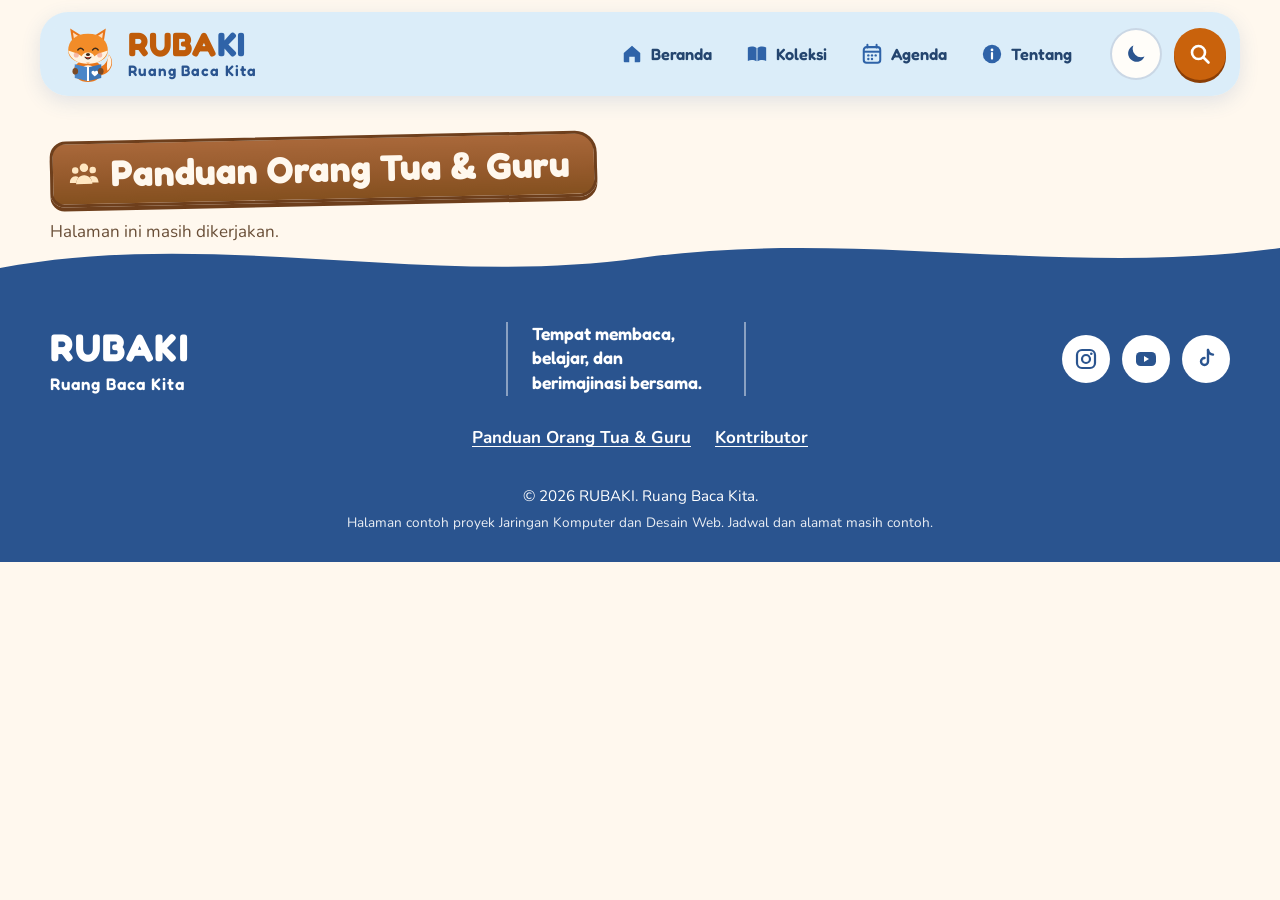
<file: panduan.html>
<!DOCTYPE html>
<html lang="id">
<head>
  <meta charset="utf-8">
  <meta name="viewport" content="width=device-width, initial-scale=1">
  <title>Panduan Orang Tua & Guru · RUBAKI</title>
  <meta name="description" content="Panduan memakai RUBAKI untuk orang tua dan guru.">
  <meta name="color-scheme" content="light dark">
  <!-- Pasang tema sebelum halaman tampil supaya tidak berkedip terang lalu gelap -->
  <script>
    (function () {
      var t = null;
      try { t = JSON.parse(localStorage.getItem("rubaki-tema")); } catch (e) {}
      document.documentElement.dataset.tema = t || (matchMedia("(prefers-color-scheme: dark)").matches ? "gelap" : "terang");
    })();
  </script>
  <link rel="preconnect" href="https://fonts.googleapis.com">
  <link rel="preconnect" href="https://fonts.gstatic.com" crossorigin>
  <link href="https://fonts.googleapis.com/css2?family=Fredoka:wght@500;600;700&family=Nunito:wght@400;600;700;800&display=swap" rel="stylesheet">
  <link rel="stylesheet" href="css/style.css">
  <link rel="stylesheet" href="css/panduan.css">
</head>
<body data-halaman="panduan">
  <!-- Ikon dan maskot dipakai ulang lewat <use href="#..."> -->
  <svg width="0" height="0" style="position:absolute" aria-hidden="true">
    <defs>
      <symbol id="fox" viewBox="0 0 220 220">
        <path d="M150 196 C204 190 218 140 192 112 C186 150 166 162 138 168Z" fill="#E9761A"/>
        <path d="M192 112 C208 134 204 162 186 176 C182 152 186 132 192 112Z" fill="#FFF3E2"/>
        <ellipse cx="110" cy="176" rx="56" ry="44" fill="#E9761A"/>
        <ellipse cx="110" cy="184" rx="32" ry="30" fill="#FFF3E2"/>
        <path d="M50 74 L40 10 L98 46Z" fill="#E9761A"/>
        <path d="M56 60 L51 26 L84 47Z" fill="#FFDDBC"/>
        <path d="M170 74 L180 10 L122 46Z" fill="#E9761A"/>
        <path d="M164 60 L169 26 L136 47Z" fill="#FFDDBC"/>
        <path d="M110 30 C162 30 188 60 188 96 C188 130 152 148 110 148 C68 148 32 130 32 96 C32 60 58 30 110 30Z" fill="#F28C28"/>
        <path d="M32 96 C52 102 72 108 86 120 C96 130 100 142 110 148 C78 149 42 136 32 96Z" fill="#FFF3E2"/>
        <path d="M188 96 C168 102 148 108 134 120 C124 130 120 142 110 148 C142 149 178 136 188 96Z" fill="#FFF3E2"/>
        <ellipse cx="110" cy="124" rx="26" ry="20" fill="#FFF3E2"/>
        <path d="M70 94 q11 -13 22 0" stroke="#3B2A1A" stroke-width="5.5" fill="none" stroke-linecap="round"/>
        <path d="M128 94 q11 -13 22 0" stroke="#3B2A1A" stroke-width="5.5" fill="none" stroke-linecap="round"/>
        <circle cx="64" cy="114" r="10" fill="#F4A08C" opacity=".7"/>
        <circle cx="156" cy="114" r="10" fill="#F4A08C" opacity=".7"/>
        <ellipse cx="110" cy="112" rx="8" ry="6" fill="#3B2A1A"/>
        <path d="M98 122 q12 16 24 0" stroke="#3B2A1A" stroke-width="4" fill="#C9483A" stroke-linecap="round" stroke-linejoin="round"/>
        <path d="M58 150 L108 162 L108 216 L58 204Z" fill="#4A86C8"/>
        <path d="M162 150 L112 162 L112 216 L162 204Z" fill="#3B74B4"/>
        <path d="M106 162 L110 158 L114 162 L114 216 L106 216Z" fill="#FFFFFF"/>
        <path d="M137 180 c-4 -7 -15 -4 -13 5 c1 5 13 13 13 13 s12 -8 13 -13 c2 -9 -9 -12 -13 -5z" fill="#FFFFFF"/>
        <ellipse cx="60" cy="178" rx="11" ry="13" fill="#7A4A26"/>
        <ellipse cx="160" cy="178" rx="11" ry="13" fill="#7A4A26"/>
      </symbol>

      <symbol id="i-home" viewBox="0 0 24 24"><path d="M3 11 12 3l9 8v9a1 1 0 0 1-1 1h-5v-6H9v6H4a1 1 0 0 1-1-1z" fill="currentColor"/></symbol>
      <symbol id="i-book" viewBox="0 0 24 24"><path d="M2 5c3-1.5 6.5-1.5 9.5.5V20c-3-2-6.5-2-9.5-.5zM22 5c-3-1.5-6.5-1.5-9.5.5V20c3-2 6.5-2 9.5-.5z" fill="currentColor"/></symbol>
      <symbol id="i-cal" viewBox="0 0 24 24"><path d="M7 2v3M17 2v3" stroke="currentColor" stroke-width="2.2" stroke-linecap="round"/><rect x="3" y="4.5" width="18" height="17" rx="3" fill="none" stroke="currentColor" stroke-width="2.2"/><path d="M3 9.5h18" stroke="currentColor" stroke-width="2.2"/><g fill="currentColor"><circle cx="8" cy="13.5" r="1.3"/><circle cx="12" cy="13.5" r="1.3"/><circle cx="16" cy="13.5" r="1.3"/><circle cx="8" cy="17.5" r="1.3"/><circle cx="12" cy="17.5" r="1.3"/></g></symbol>
      <symbol id="i-info" viewBox="0 0 24 24"><circle cx="12" cy="12" r="10" fill="currentColor"/><path d="M12 11v6" stroke="#fff" stroke-width="2.4" stroke-linecap="round"/><circle cx="12" cy="7.5" r="1.5" fill="#fff"/></symbol>
      <symbol id="i-search" viewBox="0 0 24 24"><circle cx="10.5" cy="10.5" r="6.5" fill="none" stroke="currentColor" stroke-width="2.6"/><path d="m15.5 15.5 5 5" stroke="currentColor" stroke-width="2.6" stroke-linecap="round"/></symbol>
      <symbol id="i-arrow" viewBox="0 0 24 24"><path d="M5 12h13M13 6l6 6-6 6" fill="none" stroke="currentColor" stroke-width="2.6" stroke-linecap="round" stroke-linejoin="round"/></symbol>
      <symbol id="i-back" viewBox="0 0 24 24"><path d="M19 12H6M11 6l-6 6 6 6" fill="none" stroke="currentColor" stroke-width="2.6" stroke-linecap="round" stroke-linejoin="round"/></symbol>
      <symbol id="i-up" viewBox="0 0 24 24"><path d="M12 19V6M6 11l6-6 6 6" fill="none" stroke="currentColor" stroke-width="2.6" stroke-linecap="round" stroke-linejoin="round"/></symbol>
      <symbol id="i-close" viewBox="0 0 24 24"><path d="M6 6l12 12M18 6 6 18" stroke="currentColor" stroke-width="2.6" stroke-linecap="round"/></symbol>
      <symbol id="i-heart" viewBox="0 0 24 24"><path d="M12 20s-7.5-4.6-9.3-9.2C1.4 7.4 3.6 4 7 4c2 0 3.6 1.1 5 3 1.4-1.9 3-3 5-3 3.4 0 5.6 3.4 4.3 6.8C19.5 15.4 12 20 12 20z" fill="currentColor"/></symbol>
      <symbol id="i-people" viewBox="0 0 24 24"><g fill="currentColor"><circle cx="12" cy="7" r="3.4"/><circle cx="5" cy="9" r="2.6"/><circle cx="19" cy="9" r="2.6"/><path d="M5.5 20c0-4 2.9-7 6.5-7s6.5 3 6.5 7z"/><path d="M0.5 19c0-3 1.9-5.3 4.5-5.3 1 0 1.8.3 2.5.8-1 1.3-1.6 2.8-1.8 4.5z"/><path d="M23.5 19c0-3-1.9-5.3-4.5-5.3-1 0-1.8.3-2.5.8 1 1.3 1.6 2.8 1.8 4.5z"/></g></symbol>
      <symbol id="i-star" viewBox="0 0 24 24"><path d="m12 2.5 2.9 6 6.6.8-4.9 4.5 1.3 6.5L12 17l-5.9 3.3 1.3-6.5L2.5 9.3l6.6-.8z" fill="currentColor" stroke="#C98A00" stroke-width="1" stroke-linejoin="round"/></symbol>
      <symbol id="i-plus" viewBox="0 0 24 24"><path d="M12 5v14M5 12h14" stroke="currentColor" stroke-width="2.6" stroke-linecap="round"/></symbol>
      <symbol id="i-trash" viewBox="0 0 24 24"><path d="M4 7h16M9 7V4h6v3M6 7l1 13h10l1-13" fill="none" stroke="currentColor" stroke-width="2.2" stroke-linecap="round" stroke-linejoin="round"/></symbol>
      <symbol id="i-pin" viewBox="0 0 24 24"><path d="M12 22s7-6.6 7-12a7 7 0 0 0-14 0c0 5.4 7 12 7 12z" fill="currentColor"/><circle cx="12" cy="10" r="2.6" fill="#fff"/></symbol>
      <symbol id="i-clock" viewBox="0 0 24 24"><circle cx="12" cy="12" r="9" fill="none" stroke="currentColor" stroke-width="2.2"/><path d="M12 7v5l3 2" fill="none" stroke="currentColor" stroke-width="2.2" stroke-linecap="round"/></symbol>
      <symbol id="i-pause" viewBox="0 0 24 24"><path d="M8 5v14M16 5v14" stroke="currentColor" stroke-width="3" stroke-linecap="round"/></symbol>
      <symbol id="i-play" viewBox="0 0 24 24"><path d="M7 4.5v15l12-7.5z" fill="currentColor"/></symbol>
      <symbol id="i-sun" viewBox="0 0 24 24"><circle cx="12" cy="12" r="4.5" fill="currentColor"/><g stroke="currentColor" stroke-width="2.2" stroke-linecap="round"><path d="M12 2v2.5M12 19.5V22M2 12h2.5M19.5 12H22M4.9 4.9l1.8 1.8M17.3 17.3l1.8 1.8M4.9 19.1l1.8-1.8M17.3 6.7l1.8-1.8"/></g></symbol>
      <symbol id="i-moon" viewBox="0 0 24 24"><path d="M20.5 14.6A8.5 8.5 0 0 1 9.4 3.5a8.5 8.5 0 1 0 11.1 11.1z" fill="currentColor"/></symbol>
      <symbol id="i-ig" viewBox="0 0 24 24"><rect x="3" y="3" width="18" height="18" rx="5" fill="none" stroke="currentColor" stroke-width="2.2"/><circle cx="12" cy="12" r="4" fill="none" stroke="currentColor" stroke-width="2.2"/><circle cx="17.3" cy="6.7" r="1.3" fill="currentColor"/></symbol>
      <symbol id="i-yt" viewBox="0 0 24 24"><rect x="2" y="5" width="20" height="14" rx="4.5" fill="currentColor"/><path d="M10 9v6l5-3z" fill="#fff"/></symbol>
      <symbol id="i-tt" viewBox="0 0 24 24"><path d="M14 3v11.5a3.5 3.5 0 1 1-3.5-3.5" fill="none" stroke="currentColor" stroke-width="2.4" stroke-linecap="round"/><path d="M14 3c.4 2.6 2.2 4.4 5 4.6" fill="none" stroke="currentColor" stroke-width="2.4" stroke-linecap="round"/></symbol>
    </defs>
  </svg>

  <a class="skip" href="#main">Lewati ke konten utama</a>

  <!-- NAVBAR: sama di semua halaman, jangan diubah -->
  <header class="topbar" id="top">
    <a class="brand" href="index.html" aria-label="RUBAKI, ke beranda">
      <svg class="brand__fox" width="56" height="56" aria-hidden="true"><use href="#fox"/></svg>
      <span class="brand__text">
        <span class="brand__name"><span class="o">RUBA</span><span class="b">KI</span></span>
        <span class="brand__tag">Ruang Baca Kita</span>
      </span>
    </a>

    <nav class="nav" aria-label="Navigasi utama">
      <a class="nav__link" href="index.html" data-route="beranda"><svg aria-hidden="true"><use href="#i-home"/></svg><span>Beranda</span></a>
      <a class="nav__link" href="koleksi.html" data-route="koleksi"><svg aria-hidden="true"><use href="#i-book"/></svg><span>Koleksi</span></a>
      <a class="nav__link" href="agenda.html" data-route="agenda"><svg aria-hidden="true"><use href="#i-cal"/></svg><span>Agenda</span></a>
      <a class="nav__link" href="tentang.html" data-route="tentang"><svg aria-hidden="true"><use href="#i-info"/></svg><span>Tentang</span></a>
    </nav>

    <button class="theme-btn" type="button" id="toggleTema" aria-pressed="false" aria-label="Ganti ke mode gelap">
      <svg aria-hidden="true"><use href="#i-moon"/></svg>
    </button>

    <button class="search-btn" type="button" id="openSearch" aria-label="Cari buku atau agenda (tombol /)">
      <svg aria-hidden="true"><use href="#i-search"/></svg>
    </button>
  </header>

  <main id="main" tabindex="-1">
    <!-- ===== ISI HALAMAN PANDUAN (bagian yang boleh kamu ubah) ===== -->
    <section class="halaman">
      <div class="wrap page">
        <header class="page__head">
          <h1 class="plank plank--lg"><svg aria-hidden="true"><use href="#i-people"/></svg>Panduan Orang Tua &amp; Guru</h1>
          <p class="page__lead">Halaman ini masih dikerjakan.</p>
        </header>
      </div>
    </section>
  </main>

  <!-- FOOTER: sama di semua halaman, jangan diubah -->
  <footer class="footer">
    <svg class="footer__wave" viewBox="0 0 1200 60" preserveAspectRatio="none" aria-hidden="true"><path d="M0 40 C200 0 400 60 600 30 C800 0 1000 50 1200 20 V60 H0Z" fill="currentColor"/></svg>
    <div class="footer__inner wrap">
      <div class="footer__brand">
        <span class="footer__name">RUBAKI</span>
        <span class="footer__tag">Ruang Baca Kita</span>
      </div>
      <p class="footer__line">Tempat membaca, belajar, dan berimajinasi bersama.</p>
      <div class="footer__social">
        <button type="button" class="social" data-social="Instagram" aria-label="Instagram RUBAKI"><svg aria-hidden="true"><use href="#i-ig"/></svg></button>
        <button type="button" class="social" data-social="YouTube" aria-label="YouTube RUBAKI"><svg aria-hidden="true"><use href="#i-yt"/></svg></button>
        <button type="button" class="social" data-social="TikTok" aria-label="TikTok RUBAKI"><svg aria-hidden="true"><use href="#i-tt"/></svg></button>
      </div>
    </div>
    <nav class="footer__links" aria-label="Tautan lain">
      <a href="panduan.html">Panduan Orang Tua &amp; Guru</a>
      <a href="kontributor.html">Kontributor</a>
    </nav>
    <p class="footer__copy">© 2026 RUBAKI. Ruang Baca Kita. <span class="footer__note">Halaman contoh proyek Jaringan Komputer dan Desain Web. Jadwal dan alamat masih contoh.</span></p>
    <button type="button" class="to-top" id="toTop" aria-label="Kembali ke atas"><svg aria-hidden="true"><use href="#i-up"/></svg></button>
  </footer>

  <!-- DIALOG bersama: detail buku dan pencarian -->
  <dialog class="modal" id="bookModal" aria-labelledby="bmTitle">
    <button type="button" class="modal__close" data-close aria-label="Tutup detail buku"><svg aria-hidden="true"><use href="#i-close"/></svg></button>
    <div class="bm">
      <div class="bm__cover" id="bmCover" aria-hidden="true"></div>
      <div class="bm__info">
        <span class="chip" id="bmCat"></span>
        <h2 id="bmTitle"></h2>
        <p class="bm__meta" id="bmMeta"></p>
        <p id="bmSyn"></p>
        <div class="bm__actions">
          <a class="btn btn--primary" id="bmRead" href="koleksi.html">Baca Sekarang</a>
          <button type="button" class="btn btn--soft fav-toggle" id="bmFav" aria-pressed="false"><svg aria-hidden="true"><use href="#i-heart"/></svg><span>Simpan ke favorit</span></button>
        </div>
      </div>
    </div>
  </dialog>

  <dialog class="modal modal--search" id="searchModal" aria-labelledby="smTitle">
    <h2 id="smTitle" class="sr">Pencarian</h2>
    <div class="search-box">
      <svg aria-hidden="true"><use href="#i-search"/></svg>
      <label for="globalSearch" class="sr">Cari buku atau agenda</label>
      <input id="globalSearch" type="search" placeholder="Cari buku atau agenda…" autocomplete="off">
      <button type="button" class="icon-btn" data-close aria-label="Tutup pencarian"><svg aria-hidden="true"><use href="#i-close"/></svg></button>
    </div>
    <div id="searchResults" class="search-results" aria-live="polite"></div>
  </dialog>

  <div class="toast" id="toast" role="status" aria-live="polite"></div>

  <script src="data/buku.js" defer></script>
  <script src="data/agenda.js" defer></script>
  <script src="js/main.js" defer></script>
  <script src="js/panduan.js" defer></script>
</body>
</html>
</file>
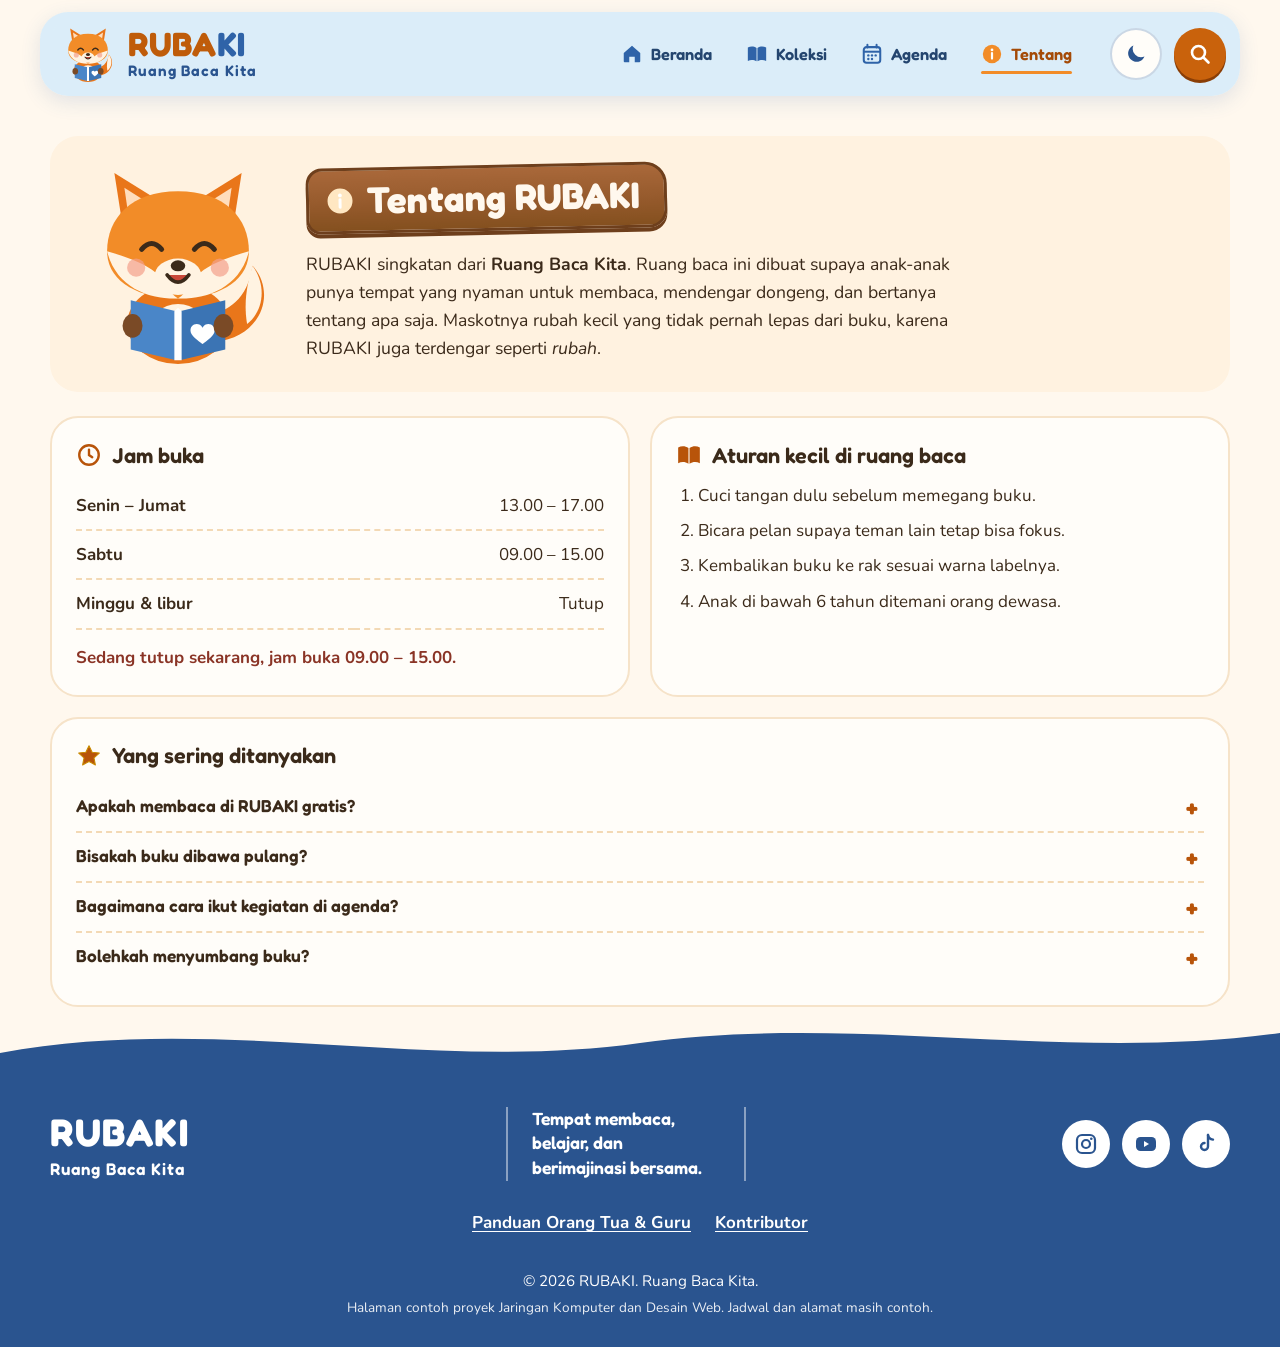
<file: tentang.html>
<!DOCTYPE html>
<html lang="id">
<head>
  <meta charset="utf-8">
  <meta name="viewport" content="width=device-width, initial-scale=1">
  <title>Tentang · RUBAKI</title>
  <meta name="description" content="Jam buka, aturan, dan pertanyaan yang sering diajukan tentang RUBAKI.">
  <meta name="color-scheme" content="light dark">
  <!-- Pasang tema sebelum halaman tampil supaya tidak berkedip terang lalu gelap -->
  <script>
    (function () {
      var t = null;
      try { t = JSON.parse(localStorage.getItem("rubaki-tema")); } catch (e) {}
      document.documentElement.dataset.tema = t || (matchMedia("(prefers-color-scheme: dark)").matches ? "gelap" : "terang");
    })();
  </script>
  <link rel="preconnect" href="https://fonts.googleapis.com">
  <link rel="preconnect" href="https://fonts.gstatic.com" crossorigin>
  <link href="https://fonts.googleapis.com/css2?family=Fredoka:wght@500;600;700&family=Nunito:wght@400;600;700;800&display=swap" rel="stylesheet">
  <link rel="stylesheet" href="css/style.css">
  <link rel="stylesheet" href="css/tentang.css">
</head>
<body data-halaman="tentang">
  <!-- Ikon dan maskot dipakai ulang lewat <use href="#..."> -->
  <svg width="0" height="0" style="position:absolute" aria-hidden="true">
    <defs>
      <symbol id="fox" viewBox="0 0 220 220">
        <path d="M150 196 C204 190 218 140 192 112 C186 150 166 162 138 168Z" fill="#E9761A"/>
        <path d="M192 112 C208 134 204 162 186 176 C182 152 186 132 192 112Z" fill="#FFF3E2"/>
        <ellipse cx="110" cy="176" rx="56" ry="44" fill="#E9761A"/>
        <ellipse cx="110" cy="184" rx="32" ry="30" fill="#FFF3E2"/>
        <path d="M50 74 L40 10 L98 46Z" fill="#E9761A"/>
        <path d="M56 60 L51 26 L84 47Z" fill="#FFDDBC"/>
        <path d="M170 74 L180 10 L122 46Z" fill="#E9761A"/>
        <path d="M164 60 L169 26 L136 47Z" fill="#FFDDBC"/>
        <path d="M110 30 C162 30 188 60 188 96 C188 130 152 148 110 148 C68 148 32 130 32 96 C32 60 58 30 110 30Z" fill="#F28C28"/>
        <path d="M32 96 C52 102 72 108 86 120 C96 130 100 142 110 148 C78 149 42 136 32 96Z" fill="#FFF3E2"/>
        <path d="M188 96 C168 102 148 108 134 120 C124 130 120 142 110 148 C142 149 178 136 188 96Z" fill="#FFF3E2"/>
        <ellipse cx="110" cy="124" rx="26" ry="20" fill="#FFF3E2"/>
        <path d="M70 94 q11 -13 22 0" stroke="#3B2A1A" stroke-width="5.5" fill="none" stroke-linecap="round"/>
        <path d="M128 94 q11 -13 22 0" stroke="#3B2A1A" stroke-width="5.5" fill="none" stroke-linecap="round"/>
        <circle cx="64" cy="114" r="10" fill="#F4A08C" opacity=".7"/>
        <circle cx="156" cy="114" r="10" fill="#F4A08C" opacity=".7"/>
        <ellipse cx="110" cy="112" rx="8" ry="6" fill="#3B2A1A"/>
        <path d="M98 122 q12 16 24 0" stroke="#3B2A1A" stroke-width="4" fill="#C9483A" stroke-linecap="round" stroke-linejoin="round"/>
        <path d="M58 150 L108 162 L108 216 L58 204Z" fill="#4A86C8"/>
        <path d="M162 150 L112 162 L112 216 L162 204Z" fill="#3B74B4"/>
        <path d="M106 162 L110 158 L114 162 L114 216 L106 216Z" fill="#FFFFFF"/>
        <path d="M137 180 c-4 -7 -15 -4 -13 5 c1 5 13 13 13 13 s12 -8 13 -13 c2 -9 -9 -12 -13 -5z" fill="#FFFFFF"/>
        <ellipse cx="60" cy="178" rx="11" ry="13" fill="#7A4A26"/>
        <ellipse cx="160" cy="178" rx="11" ry="13" fill="#7A4A26"/>
      </symbol>

      <symbol id="i-home" viewBox="0 0 24 24"><path d="M3 11 12 3l9 8v9a1 1 0 0 1-1 1h-5v-6H9v6H4a1 1 0 0 1-1-1z" fill="currentColor"/></symbol>
      <symbol id="i-book" viewBox="0 0 24 24"><path d="M2 5c3-1.5 6.5-1.5 9.5.5V20c-3-2-6.5-2-9.5-.5zM22 5c-3-1.5-6.5-1.5-9.5.5V20c3-2 6.5-2 9.5-.5z" fill="currentColor"/></symbol>
      <symbol id="i-cal" viewBox="0 0 24 24"><path d="M7 2v3M17 2v3" stroke="currentColor" stroke-width="2.2" stroke-linecap="round"/><rect x="3" y="4.5" width="18" height="17" rx="3" fill="none" stroke="currentColor" stroke-width="2.2"/><path d="M3 9.5h18" stroke="currentColor" stroke-width="2.2"/><g fill="currentColor"><circle cx="8" cy="13.5" r="1.3"/><circle cx="12" cy="13.5" r="1.3"/><circle cx="16" cy="13.5" r="1.3"/><circle cx="8" cy="17.5" r="1.3"/><circle cx="12" cy="17.5" r="1.3"/></g></symbol>
      <symbol id="i-info" viewBox="0 0 24 24"><circle cx="12" cy="12" r="10" fill="currentColor"/><path d="M12 11v6" stroke="#fff" stroke-width="2.4" stroke-linecap="round"/><circle cx="12" cy="7.5" r="1.5" fill="#fff"/></symbol>
      <symbol id="i-search" viewBox="0 0 24 24"><circle cx="10.5" cy="10.5" r="6.5" fill="none" stroke="currentColor" stroke-width="2.6"/><path d="m15.5 15.5 5 5" stroke="currentColor" stroke-width="2.6" stroke-linecap="round"/></symbol>
      <symbol id="i-arrow" viewBox="0 0 24 24"><path d="M5 12h13M13 6l6 6-6 6" fill="none" stroke="currentColor" stroke-width="2.6" stroke-linecap="round" stroke-linejoin="round"/></symbol>
      <symbol id="i-back" viewBox="0 0 24 24"><path d="M19 12H6M11 6l-6 6 6 6" fill="none" stroke="currentColor" stroke-width="2.6" stroke-linecap="round" stroke-linejoin="round"/></symbol>
      <symbol id="i-up" viewBox="0 0 24 24"><path d="M12 19V6M6 11l6-6 6 6" fill="none" stroke="currentColor" stroke-width="2.6" stroke-linecap="round" stroke-linejoin="round"/></symbol>
      <symbol id="i-close" viewBox="0 0 24 24"><path d="M6 6l12 12M18 6 6 18" stroke="currentColor" stroke-width="2.6" stroke-linecap="round"/></symbol>
      <symbol id="i-heart" viewBox="0 0 24 24"><path d="M12 20s-7.5-4.6-9.3-9.2C1.4 7.4 3.6 4 7 4c2 0 3.6 1.1 5 3 1.4-1.9 3-3 5-3 3.4 0 5.6 3.4 4.3 6.8C19.5 15.4 12 20 12 20z" fill="currentColor"/></symbol>
      <symbol id="i-people" viewBox="0 0 24 24"><g fill="currentColor"><circle cx="12" cy="7" r="3.4"/><circle cx="5" cy="9" r="2.6"/><circle cx="19" cy="9" r="2.6"/><path d="M5.5 20c0-4 2.9-7 6.5-7s6.5 3 6.5 7z"/><path d="M0.5 19c0-3 1.9-5.3 4.5-5.3 1 0 1.8.3 2.5.8-1 1.3-1.6 2.8-1.8 4.5z"/><path d="M23.5 19c0-3-1.9-5.3-4.5-5.3-1 0-1.8.3-2.5.8 1 1.3 1.6 2.8 1.8 4.5z"/></g></symbol>
      <symbol id="i-star" viewBox="0 0 24 24"><path d="m12 2.5 2.9 6 6.6.8-4.9 4.5 1.3 6.5L12 17l-5.9 3.3 1.3-6.5L2.5 9.3l6.6-.8z" fill="currentColor" stroke="#C98A00" stroke-width="1" stroke-linejoin="round"/></symbol>
      <symbol id="i-plus" viewBox="0 0 24 24"><path d="M12 5v14M5 12h14" stroke="currentColor" stroke-width="2.6" stroke-linecap="round"/></symbol>
      <symbol id="i-trash" viewBox="0 0 24 24"><path d="M4 7h16M9 7V4h6v3M6 7l1 13h10l1-13" fill="none" stroke="currentColor" stroke-width="2.2" stroke-linecap="round" stroke-linejoin="round"/></symbol>
      <symbol id="i-pin" viewBox="0 0 24 24"><path d="M12 22s7-6.6 7-12a7 7 0 0 0-14 0c0 5.4 7 12 7 12z" fill="currentColor"/><circle cx="12" cy="10" r="2.6" fill="#fff"/></symbol>
      <symbol id="i-clock" viewBox="0 0 24 24"><circle cx="12" cy="12" r="9" fill="none" stroke="currentColor" stroke-width="2.2"/><path d="M12 7v5l3 2" fill="none" stroke="currentColor" stroke-width="2.2" stroke-linecap="round"/></symbol>
      <symbol id="i-pause" viewBox="0 0 24 24"><path d="M8 5v14M16 5v14" stroke="currentColor" stroke-width="3" stroke-linecap="round"/></symbol>
      <symbol id="i-play" viewBox="0 0 24 24"><path d="M7 4.5v15l12-7.5z" fill="currentColor"/></symbol>
      <symbol id="i-sun" viewBox="0 0 24 24"><circle cx="12" cy="12" r="4.5" fill="currentColor"/><g stroke="currentColor" stroke-width="2.2" stroke-linecap="round"><path d="M12 2v2.5M12 19.5V22M2 12h2.5M19.5 12H22M4.9 4.9l1.8 1.8M17.3 17.3l1.8 1.8M4.9 19.1l1.8-1.8M17.3 6.7l1.8-1.8"/></g></symbol>
      <symbol id="i-moon" viewBox="0 0 24 24"><path d="M20.5 14.6A8.5 8.5 0 0 1 9.4 3.5a8.5 8.5 0 1 0 11.1 11.1z" fill="currentColor"/></symbol>
      <symbol id="i-ig" viewBox="0 0 24 24"><rect x="3" y="3" width="18" height="18" rx="5" fill="none" stroke="currentColor" stroke-width="2.2"/><circle cx="12" cy="12" r="4" fill="none" stroke="currentColor" stroke-width="2.2"/><circle cx="17.3" cy="6.7" r="1.3" fill="currentColor"/></symbol>
      <symbol id="i-yt" viewBox="0 0 24 24"><rect x="2" y="5" width="20" height="14" rx="4.5" fill="currentColor"/><path d="M10 9v6l5-3z" fill="#fff"/></symbol>
      <symbol id="i-tt" viewBox="0 0 24 24"><path d="M14 3v11.5a3.5 3.5 0 1 1-3.5-3.5" fill="none" stroke="currentColor" stroke-width="2.4" stroke-linecap="round"/><path d="M14 3c.4 2.6 2.2 4.4 5 4.6" fill="none" stroke="currentColor" stroke-width="2.4" stroke-linecap="round"/></symbol>
    </defs>
  </svg>

  <a class="skip" href="#main">Lewati ke konten utama</a>

  <!-- NAVBAR: sama di semua halaman, jangan diubah -->
  <header class="topbar" id="top">
    <a class="brand" href="index.html" aria-label="RUBAKI, ke beranda">
      <svg class="brand__fox" width="56" height="56" aria-hidden="true"><use href="#fox"/></svg>
      <span class="brand__text">
        <span class="brand__name"><span class="o">RUBA</span><span class="b">KI</span></span>
        <span class="brand__tag">Ruang Baca Kita</span>
      </span>
    </a>

    <nav class="nav" aria-label="Navigasi utama">
      <a class="nav__link" href="index.html" data-route="beranda"><svg aria-hidden="true"><use href="#i-home"/></svg><span>Beranda</span></a>
      <a class="nav__link" href="koleksi.html" data-route="koleksi"><svg aria-hidden="true"><use href="#i-book"/></svg><span>Koleksi</span></a>
      <a class="nav__link" href="agenda.html" data-route="agenda"><svg aria-hidden="true"><use href="#i-cal"/></svg><span>Agenda</span></a>
      <a class="nav__link" href="tentang.html" data-route="tentang" aria-current="page"><svg aria-hidden="true"><use href="#i-info"/></svg><span>Tentang</span></a>
    </nav>

    <button class="theme-btn" type="button" id="toggleTema" aria-pressed="false" aria-label="Ganti ke mode gelap">
      <svg aria-hidden="true"><use href="#i-moon"/></svg>
    </button>

    <button class="search-btn" type="button" id="openSearch" aria-label="Cari buku atau agenda (tombol /)">
      <svg aria-hidden="true"><use href="#i-search"/></svg>
    </button>
  </header>

  <main id="main" tabindex="-1">
    <!-- ===== ISI HALAMAN TENTANG (bagian yang boleh kamu ubah) ===== -->
    <section class="halaman" aria-labelledby="ttg-title">
      <div class="wrap page">
        <div class="about-hero">
          <svg class="about-hero__fox" viewBox="0 0 220 220" aria-hidden="true"><use href="#fox"/></svg>
          <div>
            <h1 class="plank plank--lg" id="ttg-title"><svg aria-hidden="true"><use href="#i-info"/></svg>Tentang RUBAKI</h1>
            <p class="about-hero__text">RUBAKI singkatan dari <strong>Ruang Baca Kita</strong>. Ruang baca ini dibuat supaya anak-anak punya tempat yang nyaman untuk membaca, mendengar dongeng, dan bertanya tentang apa saja. Maskotnya rubah kecil yang tidak pernah lepas dari buku, karena RUBAKI juga terdengar seperti <em>rubah</em>.</p>
          </div>
        </div>

        <div class="about-grid">
          <section class="card" aria-labelledby="jam-title">
            <h2 id="jam-title" class="card__title"><svg aria-hidden="true"><use href="#i-clock"/></svg>Jam buka</h2>
            <table class="hours">
              <caption class="sr">Jam buka ruang baca</caption>
              <tbody>
                <tr><th scope="row">Senin – Jumat</th><td>13.00 – 17.00</td></tr>
                <tr><th scope="row">Sabtu</th><td>09.00 – 15.00</td></tr>
                <tr><th scope="row">Minggu &amp; libur</th><td>Tutup</td></tr>
              </tbody>
            </table>
            <p class="status" id="openStatus" aria-live="polite"></p>
          </section>

          <section class="card" aria-labelledby="aturan-title">
            <h2 id="aturan-title" class="card__title"><svg aria-hidden="true"><use href="#i-book"/></svg>Aturan kecil di ruang baca</h2>
            <ol class="rules">
              <li>Cuci tangan dulu sebelum memegang buku.</li>
              <li>Bicara pelan supaya teman lain tetap bisa fokus.</li>
              <li>Kembalikan buku ke rak sesuai warna labelnya.</li>
              <li>Anak di bawah 6 tahun ditemani orang dewasa.</li>
            </ol>
          </section>

          <section class="card card--wide" aria-labelledby="faq-title" id="faq">
            <h2 id="faq-title" class="card__title"><svg aria-hidden="true"><use href="#i-star"/></svg>Yang sering ditanyakan</h2>
            <details>
              <summary>Apakah membaca di RUBAKI gratis?</summary>
              <p>Gratis. Semua anak boleh datang dan membaca di tempat tanpa biaya.</p>
            </details>
            <details>
              <summary>Bisakah buku dibawa pulang?</summary>
              <p>Bisa, untuk anggota. Setiap anak boleh meminjam paling banyak 2 buku selama 7 hari.</p>
            </details>
            <details>
              <summary>Bagaimana cara ikut kegiatan di agenda?</summary>
              <p>Datang ke ruang baca sesuai jadwal di halaman Agenda. Untuk kegiatan yang tempatnya terbatas, tulis nama di meja petugas sehari sebelumnya.</p>
            </details>
            <details>
              <summary>Bolehkah menyumbang buku?</summary>
              <p>Boleh sekali. Buku anak dalam kondisi layak baca bisa diserahkan ke petugas pada jam buka.</p>
            </details>
          </section>
        </div>
      </div>
    </section>
  </main>

  <!-- FOOTER: sama di semua halaman, jangan diubah -->
  <footer class="footer">
    <svg class="footer__wave" viewBox="0 0 1200 60" preserveAspectRatio="none" aria-hidden="true"><path d="M0 40 C200 0 400 60 600 30 C800 0 1000 50 1200 20 V60 H0Z" fill="currentColor"/></svg>
    <div class="footer__inner wrap">
      <div class="footer__brand">
        <span class="footer__name">RUBAKI</span>
        <span class="footer__tag">Ruang Baca Kita</span>
      </div>
      <p class="footer__line">Tempat membaca, belajar, dan berimajinasi bersama.</p>
      <div class="footer__social">
        <button type="button" class="social" data-social="Instagram" aria-label="Instagram RUBAKI"><svg aria-hidden="true"><use href="#i-ig"/></svg></button>
        <button type="button" class="social" data-social="YouTube" aria-label="YouTube RUBAKI"><svg aria-hidden="true"><use href="#i-yt"/></svg></button>
        <button type="button" class="social" data-social="TikTok" aria-label="TikTok RUBAKI"><svg aria-hidden="true"><use href="#i-tt"/></svg></button>
      </div>
    </div>
    <nav class="footer__links" aria-label="Tautan lain">
      <a href="panduan.html">Panduan Orang Tua &amp; Guru</a>
      <a href="kontributor.html">Kontributor</a>
    </nav>
    <p class="footer__copy">© 2026 RUBAKI. Ruang Baca Kita. <span class="footer__note">Halaman contoh proyek Jaringan Komputer dan Desain Web. Jadwal dan alamat masih contoh.</span></p>
    <button type="button" class="to-top" id="toTop" aria-label="Kembali ke atas"><svg aria-hidden="true"><use href="#i-up"/></svg></button>
  </footer>

  <!-- DIALOG bersama: detail buku dan pencarian -->
  <dialog class="modal" id="bookModal" aria-labelledby="bmTitle">
    <button type="button" class="modal__close" data-close aria-label="Tutup detail buku"><svg aria-hidden="true"><use href="#i-close"/></svg></button>
    <div class="bm">
      <div class="bm__cover" id="bmCover" aria-hidden="true"></div>
      <div class="bm__info">
        <span class="chip" id="bmCat"></span>
        <h2 id="bmTitle"></h2>
        <p class="bm__meta" id="bmMeta"></p>
        <p id="bmSyn"></p>
        <div class="bm__actions">
          <a class="btn btn--primary" id="bmRead" href="koleksi.html">Baca Sekarang</a>
          <button type="button" class="btn btn--soft fav-toggle" id="bmFav" aria-pressed="false"><svg aria-hidden="true"><use href="#i-heart"/></svg><span>Simpan ke favorit</span></button>
        </div>
      </div>
    </div>
  </dialog>

  <dialog class="modal modal--search" id="searchModal" aria-labelledby="smTitle">
    <h2 id="smTitle" class="sr">Pencarian</h2>
    <div class="search-box">
      <svg aria-hidden="true"><use href="#i-search"/></svg>
      <label for="globalSearch" class="sr">Cari buku atau agenda</label>
      <input id="globalSearch" type="search" placeholder="Cari buku atau agenda…" autocomplete="off">
      <button type="button" class="icon-btn" data-close aria-label="Tutup pencarian"><svg aria-hidden="true"><use href="#i-close"/></svg></button>
    </div>
    <div id="searchResults" class="search-results" aria-live="polite"></div>
  </dialog>

  <div class="toast" id="toast" role="status" aria-live="polite"></div>

  <script src="data/buku.js" defer></script>
  <script src="data/agenda.js" defer></script>
  <script src="js/main.js" defer></script>
  <script src="js/tentang.js" defer></script>
</body>
</html>
</file>
<file: css/style.css>
/* =========================================================
   RUBAKI · Ruang Baca Kita
   Palet diambil dari ilustrasi maskot: oranye rubah, biru buku,
   krim kertas, dan cokelat papan kayu.
   ========================================================= */
:root {
  --cream: #FFF8EE;
  --paper: #FFFDF9;
  --sand: #FCEBD3;
  --sand-line: #F3D9B5;
  --ink: #3B2A1A;
  --ink-soft: #6A4F38;
  --orange: #F28C28;
  --orange-deep: #B8540A;   /* tombol utama, teks putih di atasnya lolos AA */
  --orange-soft: #FFE6CC;
  --blue: #2F63A8;
  --blue-deep: #2A548F;
  --sky: #DCEFFC;
  --wood: #94592B;
  --wood-dark: #6E3F1C;
  --focus: #1C4E8F;

  --r-sm: 10px;
  --r-md: 18px;
  --r-lg: 28px;

  --font-head: "Fredoka", "Nunito", system-ui, sans-serif;
  --font-body: "Nunito", system-ui, sans-serif;

  --header-h: 84px;
}
*, *::before, *::after { box-sizing: border-box; }
html { scroll-behavior: smooth; scroll-padding-top: calc(var(--header-h) + 24px); }
@media (prefers-reduced-motion: reduce) {
  html { scroll-behavior: auto; }
}
body {
  margin: 0;
  font-family: var(--font-body);
  font-size: 1.0625rem;
  line-height: 1.6;
  color: var(--ink);
  background: var(--cream);
  -webkit-font-smoothing: antialiased;
}
img, svg { display: block; }
h1, h2, h3 { font-family: var(--font-head); line-height: 1.15; margin: 0; }
p { margin: 0; }
a { color: var(--blue-deep); }
a[href], button:not(:disabled), summary, select, label[for],
[role="button"], [role="tab"] { cursor: pointer; }
:disabled, [aria-disabled="true"] { cursor: not-allowed; }
:focus-visible {
  outline: 3px solid var(--focus);
  outline-offset: 3px;
  border-radius: 6px;
}
/* main hanya target fokus saat pindah halaman, bukan kontrol */
main:focus { outline: none; }
.sr {
  position: absolute; width: 1px; height: 1px; overflow: hidden;
  clip: rect(0 0 0 0); white-space: nowrap;
}
.skip {
  position: absolute; left: 16px; top: -60px; z-index: 100;
  background: var(--ink); color: #fff; padding: 10px 16px; border-radius: var(--r-sm);
  font-weight: 700; text-decoration: none;
}
.skip:focus { top: 12px; }
.wrap { width: min(1180px, 100% - 40px); margin-inline: auto; }
/* ---------- Tombol ---------- */
.btn {
  display: inline-flex; align-items: center; justify-content: center; gap: 10px;
  min-height: 48px; padding: 10px 22px;
  border: 0; border-radius: 999px;
  font: 700 1.05rem/1 var(--font-head);
  text-decoration: none;
  transition: transform .15s ease, background-color .15s ease, box-shadow .15s ease;
}
.btn svg { width: 20px; height: 20px; flex: none; }
.btn--primary {
  background: var(--orange-deep); color: #fff;
  box-shadow: 0 4px 0 #8A3E06;
}
.btn--primary:hover { background: #A44A07; }
.btn--primary:active { transform: translateY(3px); box-shadow: 0 1px 0 #8A3E06; }
.btn--soft { background: var(--orange-soft); color: #7A3606; }
.btn--soft:hover { background: #FFD9B3; }
.btn--ghost { background: transparent; color: var(--ink); border: 2px solid var(--sand-line); }
.btn--ghost:hover { background: var(--sand); }
.btn:disabled { opacity: .45; box-shadow: none; transform: none; }
.icon-btn {
  min-width: 44px; height: 44px; padding: 0 10px;
  display: inline-grid; place-items: center;
  border: 2px solid var(--sand-line); background: var(--paper); color: var(--ink);
  border-radius: 12px; font: 700 1rem var(--font-head);
}
.icon-btn:hover { background: var(--sand); }
.icon-btn svg { width: 20px; height: 20px; }
/* ---------- Header ---------- */
.topbar {
  position: sticky; top: 12px; z-index: 50;
  width: min(1200px, 100% - 24px); margin: 12px auto 0;
  display: flex; align-items: center; gap: 24px;
  min-height: var(--header-h); padding: 8px 14px 8px 20px;
  border-radius: var(--r-lg);
  background: rgba(214, 236, 251, .86);
  backdrop-filter: blur(10px);
  -webkit-backdrop-filter: blur(10px);
  box-shadow: 0 6px 20px rgba(47, 99, 168, .14);
}
.brand { display: flex; align-items: center; gap: 12px; text-decoration: none; margin-right: auto; }
.brand__fox { width: 56px; height: 56px; }
.brand__text { display: grid; line-height: 1; }
.brand__name { font: 700 2.1rem/1 var(--font-head); letter-spacing: .02em; }
.brand__name .o { color: #BF5C0A; }
.brand__name .b { color: var(--blue); }
.brand__tag { font: 600 .95rem/1.3 var(--font-head); color: var(--blue-deep); letter-spacing: .06em; }
.nav { display: flex; gap: 6px; }
.nav__link {
  position: relative;
  display: flex; align-items: center; gap: 8px;
  min-height: 48px; padding: 8px 14px;
  font: 600 1.02rem var(--font-head); color: #24456F; text-decoration: none;
  border-radius: 14px;
}
.nav__link svg { width: 22px; height: 22px; color: var(--blue); }
.nav__link:hover { background: rgba(255, 255, 255, .6); }
.nav__link[aria-current="page"] { color: #A44A07; }
.nav__link[aria-current="page"] svg { color: var(--orange); }
.nav__link[aria-current="page"]::after {
  content: ""; position: absolute; left: 14px; right: 14px; bottom: 4px;
  height: 3px; border-radius: 3px; background: var(--orange);
}
.search-btn {
  width: 52px; height: 52px; flex: none;
  display: grid; place-items: center;
  border: 0; border-radius: 50%;
  background: #C9620C; color: #fff;
  box-shadow: 0 3px 0 #8A3E06;
}
.search-btn svg { width: 24px; height: 24px; }
.search-btn:hover { background: #B8540A; }
.search-btn:active { transform: translateY(2px); box-shadow: 0 1px 0 #8A3E06; }
/* ---------- Hero ---------- */
.view[hidden] { display: none; }
@keyframes spin { to { transform: rotate(360deg); } }
@keyframes drift { to { transform: translateX(40px); } }
@keyframes rise { from { opacity: 0; transform: translateY(14px); } }
@keyframes pop { from { opacity: 0; transform: scale(.92); } }
.panel {
  background: #FFF2E0; border-radius: var(--r-lg);
  padding: 20px 20px 24px;
}
.panel__head { display: flex; align-items: center; justify-content: space-between; gap: 12px; margin-bottom: 20px; flex-wrap: wrap; }
/* papan kayu, ciri judul dari desain */
.plank {
  position: relative;
  display: inline-flex; align-items: center; gap: 12px;
  padding: 10px 24px 10px 16px;
  font: 700 clamp(1.3rem, 2.4vw, 1.7rem)/1.1 var(--font-head);
  color: #FFF8EE;
  background: linear-gradient(180deg, #A9683A, var(--wood) 60%, #84501F);
  border: 3px solid var(--wood-dark);
  border-radius: 16px 22px 18px 14px;
  transform: rotate(-1.2deg);
  box-shadow: 0 4px 0 var(--wood-dark);
}
.plank svg { width: 30px; height: 30px; color: #FFE7C2; flex: none; }
.plank--lg { font-size: clamp(1.6rem, 3.6vw, 2.3rem); }
.pill-link {
  display: inline-flex; align-items: center; min-height: 44px; padding: 8px 18px;
  background: var(--sky); color: var(--blue-deep); border-radius: 999px;
  font: 600 1rem var(--font-head); text-decoration: none;
}
.pill-link:hover { background: #C6E3F8; }
/* ---------- Kartu buku ---------- */
.book-grid {
  display: grid; gap: 20px;
  grid-template-columns: repeat(auto-fill, minmax(200px, 1fr));
}
.book {
  position: relative;
  display: flex; flex-direction: column;
  background: var(--paper); border-radius: var(--r-md);
  padding: 14px 14px 16px;
  border: 2px solid #F6E3C9;
  transition: transform .18s ease, box-shadow .18s ease;
}
.book:hover { transform: translateY(-4px); box-shadow: 0 10px 22px rgba(120, 80, 30, .14); }
.book__cover {
  display: block; padding: 0; border: 0; background: none;
  aspect-ratio: 3 / 4; width: 82%; margin: 0 auto 14px;
  border-radius: 6px 10px 10px 6px; overflow: hidden;
  box-shadow: 0 8px 14px rgba(40, 30, 20, .22);
}
.book__cover svg { width: 100%; height: 100%; }
.book__title { font: 600 1.08rem/1.3 var(--font-head); margin-bottom: 10px; }
.book__meta { font-size: .9rem; color: var(--ink-soft); margin: -6px 0 10px; }
.book__foot { margin-top: auto; display: flex; align-items: center; justify-content: space-between; gap: 8px; flex-wrap: wrap; }
.book__foot .chip { white-space: nowrap; }
.book__open { margin-left: auto; }
.book__open {
  width: 44px; height: 44px; flex: none; border: 0; border-radius: 50%;
  background: #C9620C; color: #fff; display: grid; place-items: center;
}
.book__open:hover { background: #B8540A; }
.book__open svg { width: 20px; height: 20px; }
.book__media { position: relative; width: 82%; margin: 0 auto 14px; }
.book__media .book__cover { width: 100%; margin: 0; }
.fav-btn {
  position: absolute; right: -10px; bottom: -10px; z-index: 2;
  width: 44px; height: 44px; border: 0; border-radius: 50%;
  background: rgba(255, 253, 249, .95); color: #C9B8A6;
  display: grid; place-items: center;
  box-shadow: 0 2px 6px rgba(0, 0, 0, .12);
}
.fav-btn svg { width: 22px; height: 22px; }
.fav-btn[aria-pressed="true"] { color: #D7373F; }
.chip {
  display: inline-flex; align-items: center;
  padding: 4px 14px; border-radius: 999px;
  font: 600 .92rem/1.4 var(--font-head);
}
.chip--blue  { background: #D6E8FA; color: #1F4D86; }
.chip--green { background: #DDF0D2; color: #2B6119; }
.chip--gold  { background: #FCE7B0; color: #6E4A00; }
.chip--rose  { background: #FADBD6; color: #8A3426; }
/* ---------- Agenda ---------- */
.panel--agenda { display: flex; flex-direction: column; }
.agenda-mini { flex: 1; display: flex; flex-direction: column; gap: 12px; }
.empty {
  flex: 1;
  display: flex; flex-direction: column; align-items: center; justify-content: center; text-align: center;
  gap: 12px; padding: 28px 18px;
  background: var(--paper); border-radius: var(--r-md); border: 2px dashed var(--sand-line);
}
.empty svg { width: 120px; height: 120px; }
.empty__title { font: 600 1.25rem/1.3 var(--font-head); }
.empty__text { color: var(--ink-soft); max-width: 32ch; }
.agenda-item {
  display: grid; grid-template-columns: auto 1fr; gap: 14px; align-items: start;
  background: var(--paper); border-radius: var(--r-md); padding: 14px;
  border: 2px solid #F6E3C9;
}
.date-badge {
  width: 64px; text-align: center; border-radius: 14px; overflow: hidden;
  background: #fff; border: 2px solid #E9C9A0;
}
.date-badge__m { display: block; background: var(--orange-deep); color: #fff; font: 600 .8rem/1.8 var(--font-head); text-transform: uppercase; }
.date-badge__d { display: block; font: 700 1.6rem/1.4 var(--font-head); color: var(--ink); }
.agenda-item h3 { font-size: 1.12rem; font-weight: 600; margin-bottom: 4px; }
.agenda-item__meta { display: flex; flex-wrap: wrap; gap: 4px 14px; font-size: .92rem; color: var(--ink-soft); }
.agenda-item__meta span { display: inline-flex; align-items: center; gap: 4px; }
.agenda-item__meta svg { width: 16px; height: 16px; color: var(--orange-deep); }
.agenda-item__ket { margin-top: 6px; font-size: .95rem; }
.agenda-item__del { margin-top: 8px; }
.agenda-item--past { opacity: .8; }
.agenda-mini .link-all { align-self: flex-start; }
/* ---------- Halaman umum ---------- */
.page { padding: 40px 0 0; }
.page__head { margin-bottom: 24px; }
.page__head--row { display: flex; justify-content: space-between; align-items: flex-end; gap: 20px; flex-wrap: wrap; }
.page__lead { margin-top: 16px; color: var(--ink-soft); max-width: 60ch; }
.field { display: grid; gap: 6px; min-width: 0; }
.field label { font: 600 .98rem var(--font-head); }
.opt { font-weight: 400; color: var(--ink-soft); font-family: var(--font-body); font-size: .9rem; }
input, select, textarea {
  font: inherit; color: var(--ink);
  min-height: 48px; padding: 10px 14px; width: 100%;
  background: #fff; border: 2px solid #D9BE9A; border-radius: 14px;
}
textarea { resize: vertical; }
input:focus-visible, select:focus-visible, textarea:focus-visible { outline: 3px solid var(--focus); outline-offset: 1px; border-color: var(--focus); }
input[aria-invalid="true"] { border-color: #B3261E; }
/* ---------- Footer ---------- */
.footer { position: relative; background: var(--blue-deep); color: #fff; padding: 36px 0 28px; margin-top: 40px; }
.footer__wave { position: absolute; left: 0; right: 0; top: -58px; width: 100%; height: 60px; color: var(--blue-deep); }
.footer__inner { display: flex; align-items: center; justify-content: space-between; gap: 24px; flex-wrap: wrap; }
.footer__brand { display: grid; line-height: 1; }
.footer__name { font: 700 2.4rem var(--font-head); letter-spacing: .04em; }
.footer__tag { font: 600 1.05rem var(--font-head); letter-spacing: .06em; margin-top: 4px; }
.footer__line { font: 600 1.1rem/1.4 var(--font-head); max-width: 24ch; padding-inline: 24px; border-inline: 2px solid rgba(255, 255, 255, .45); }
.footer__social { display: flex; gap: 12px; }
.social { width: 48px; height: 48px; border-radius: 50%; border: 0; background: #fff; color: var(--blue-deep); display: grid; place-items: center; }
.social:hover { background: var(--sky); }
.social svg { width: 24px; height: 24px; }
.footer__copy { text-align: center; margin-top: 24px; font-size: .95rem; }
.footer__note { display: block; opacity: .9; font-size: .85rem; margin-top: 4px; }
.footer a { color: #fff; }
.to-top {
  position: fixed; right: 18px; bottom: 18px; z-index: 40;
  width: 52px; height: 52px; border-radius: 50%; border: 2px solid var(--blue-deep);
  background: #fff; color: var(--blue-deep); display: grid; place-items: center;
  box-shadow: 0 4px 12px rgba(0, 0, 0, .18);
  opacity: 0; pointer-events: none; transition: opacity .2s;
}
.to-top.is-visible { opacity: 1; pointer-events: auto; }
.to-top svg { width: 24px; height: 24px; }
/* ---------- Dialog ---------- */
.modal {
  width: min(760px, 100% - 24px); max-height: calc(100dvh - 32px);
  padding: 28px; border: 0; border-radius: var(--r-lg);
  background: var(--paper); color: var(--ink);
  box-shadow: 0 24px 60px rgba(30, 20, 10, .35);
}
.modal::backdrop { background: rgba(46, 32, 18, .55); }
.modal[open] { animation: pop .25s ease both; }
.modal__close { position: absolute; top: 12px; right: 12px; width: 44px; height: 44px; border: 0; border-radius: 50%; background: var(--sand); color: var(--ink); display: grid; place-items: center; }
.modal__close svg { width: 20px; height: 20px; }
.bm { display: grid; grid-template-columns: 220px 1fr; gap: 24px; }
.bm__cover { border-radius: 8px; overflow: hidden; aspect-ratio: 3 / 4; box-shadow: 0 10px 20px rgba(40, 30, 20, .22); }
.bm__cover svg { width: 100%; height: 100%; }
.bm__info { display: flex; flex-direction: column; gap: 10px; align-items: flex-start; padding-right: 30px; }
.bm__info h2 { font-size: 1.8rem; }
.bm__meta { color: var(--ink-soft); font-weight: 700; }
.bm__actions { display: flex; gap: 10px; flex-wrap: wrap; margin-top: auto; padding-top: 10px; }
.fav-toggle svg { width: 20px; height: 20px; }
.fav-toggle[aria-pressed="true"] svg { color: #D7373F; }
.modal--form { width: min(560px, 100% - 24px); }
.modal--form form { display: grid; gap: 14px; }
.modal--form h2 { font-size: 1.6rem; }
.form-note { font-size: .92rem; color: var(--ink-soft); margin-top: -6px; }
.form-row { display: grid; grid-template-columns: 1fr 1fr; gap: 14px; }
.form-actions { display: flex; justify-content: flex-end; gap: 10px; margin-top: 4px; flex-wrap: wrap; }
.err { color: #B3261E; font-size: .92rem; font-weight: 700; min-height: 0; }
.err:empty { display: none; }
.modal--search { width: min(640px, 100% - 24px); padding: 16px; margin-top: 10vh; }
.search-box { display: flex; align-items: center; gap: 10px; }
.search-box > svg { width: 24px; height: 24px; color: var(--ink-soft); flex: none; }
.search-box input { border: 0; font-size: 1.2rem; padding-left: 4px; }
.search-box input:focus-visible { outline: none; }
.search-box:focus-within { box-shadow: inset 0 -3px 0 var(--focus); }
.search-results { margin-top: 10px; display: grid; gap: 4px; max-height: 55vh; overflow: auto; }
.search-results h3 { font: 700 .85rem var(--font-head); color: var(--ink-soft); text-transform: uppercase; letter-spacing: .08em; margin: 10px 8px 4px; }
.sr-item {
  display: flex; align-items: center; gap: 12px; width: 100%; text-align: left;
  min-height: 52px; padding: 8px 10px; border: 0; border-radius: 12px; background: transparent;
  font: inherit; color: var(--ink); text-decoration: none;
}
.sr-item:hover, .sr-item:focus-visible { background: var(--sand); }
.sr-item__thumb { width: 36px; height: 48px; border-radius: 4px; overflow: hidden; flex: none; }
.sr-item__thumb svg { width: 100%; height: 100%; }
.sr-item__title { font-weight: 700; }
.sr-item__sub { font-size: .9rem; color: var(--ink-soft); }
.sr-empty { padding: 14px 10px; color: var(--ink-soft); }
mark { background: #FFE08A; color: inherit; border-radius: 3px; padding: 0 2px; }
/* ---------- Toast ---------- */
.toast {
  position: fixed; left: 50%; bottom: 24px; z-index: 200;
  transform: translate(-50%, 20px);
  background: var(--ink); color: #FFF8EE; padding: 12px 20px; border-radius: 14px;
  font-weight: 700; max-width: calc(100% - 32px);
  opacity: 0; pointer-events: none; transition: opacity .2s, transform .2s;
}
.toast.is-on { opacity: 1; transform: translate(-50%, 0); }
/* =========================================================
   Responsif
   ========================================================= */
/* Tablet dan laptop kecil */
@media (max-width: 1020px) {
  .nav__link span { font-size: .98rem; }
  .nav__link { padding: 8px 10px; }
}
/* Ponsel: navigasi pindah ke bawah layar */
@media (max-width: 760px) {
  :root { --header-h: 68px; }
  body { font-size: 1rem; padding-bottom: calc(76px + env(safe-area-inset-bottom)); }
  /* backdrop-filter membuat nav fixed ikut terkurung di header, jadi dimatikan di ponsel */
  .topbar { top: 8px; margin-top: 8px; padding: 6px 8px 6px 12px; gap: 10px; backdrop-filter: none; -webkit-backdrop-filter: none; background: #D9EDFB; }
  .brand__fox { width: 46px; height: 46px; }
  .brand__name { font-size: 1.7rem; }
  .brand__tag { font-size: .82rem; }
  .search-btn { width: 48px; height: 48px; }
  .nav {
    position: fixed; left: 0; right: 0; bottom: 0; z-index: 60;
    justify-content: space-around; gap: 0;
    padding: 6px 6px calc(6px + env(safe-area-inset-bottom));
    background: var(--paper); border-top: 2px solid var(--sand-line);
    box-shadow: 0 -4px 14px rgba(80, 50, 20, .08);
  }
  .nav__link { flex-direction: column; gap: 2px; padding: 6px 4px; min-width: 64px; font-size: .85rem; }
  .nav__link span { font-size: .85rem; }
  .nav__link[aria-current="page"]::after { left: 30%; right: 30%; bottom: 0; }
  .panel { padding: 16px 12px 18px; }
  .book-grid { grid-template-columns: repeat(auto-fill, minmax(150px, 1fr)); gap: 12px; }
  .book { padding: 10px 10px 12px; }
  .book__title { font-size: 1rem; }
  .page { padding-top: 24px; }
  .bm { grid-template-columns: 1fr; }
  .bm__cover { width: 160px; justify-self: center; }
  .bm__info { padding-right: 0; }
  .form-row { grid-template-columns: 1fr; }
  .footer__inner { flex-direction: column; text-align: center; }
  .footer__line { border-inline: 0; padding: 0; }
  .to-top { bottom: calc(88px + env(safe-area-inset-bottom)); }
  .toast { bottom: calc(92px + env(safe-area-inset-bottom)); }
}
@media (max-width: 380px) {
  .brand__tag { display: none; }
  .nav__link { min-width: 0; flex: 1; }
}

/* Tautan Panduan dan Kontributor di footer */
.footer__links { display: flex; justify-content: center; flex-wrap: wrap; gap: 8px 24px; margin-top: 20px; }
.footer__links a { color: #fff; font-weight: 700; text-underline-offset: 3px; min-height: 44px; display: inline-flex; align-items: center; }

/* =========================================================
   Tombol tema dan MODE GELAP
   Aktif lewat <html data-tema="gelap">. Warna utama diganti
   lewat variabel, sisanya warna tetap yang perlu ikut gelap.
   ========================================================= */
.theme-btn {
  width: 52px; height: 52px; flex: none;
  display: grid; place-items: center;
  border: 2px solid rgba(47, 99, 168, .25); border-radius: 50%;
  background: var(--paper); color: var(--blue-deep);
}
.theme-btn svg { width: 24px; height: 24px; }
.theme-btn:hover { background: var(--sky); }
.theme-btn + .search-btn { margin-left: -12px; }

@media (max-width: 760px) {
  .theme-btn { width: 48px; height: 48px; }
  .theme-btn + .search-btn { margin-left: -2px; }
}

[data-tema="gelap"] {
  color-scheme: dark;
  --cream: #1C1511;
  --paper: #281F18;
  --sand: #3A2C21;
  --sand-line: #4C3A2A;
  --ink: #F5E8D8;
  --ink-soft: #CDB8A2;
  --orange-soft: #4A2E17;
  --blue: #8DB8EE;
  --blue-deep: #A6C8F2;
  --sky: #22344A;
  --focus: #A6C8F2;
}

[data-tema="gelap"] .skip,
[data-tema="gelap"] .toast { color: #1C1511; }
[data-tema="gelap"] .theme-btn { border-color: rgba(166, 200, 242, .3); }

/* Header dan navigasi */
[data-tema="gelap"] .topbar { background: rgba(26, 38, 54, .88); box-shadow: 0 6px 20px rgba(0, 0, 0, .35); }
[data-tema="gelap"] .brand__name .o,
[data-tema="gelap"] .nav__link[aria-current="page"] { color: #F7A04B; }
[data-tema="gelap"] .nav__link { color: #CFE0F5; }
[data-tema="gelap"] .nav__link:hover { background: rgba(255, 255, 255, .08); }
@media (max-width: 760px) {
  [data-tema="gelap"] .topbar { background: #1A2636; }
}

/* Tombol, tautan, chip */
[data-tema="gelap"] .btn--soft { color: #FFD2A6; }
[data-tema="gelap"] .btn--soft:hover { background: #5A3920; }
[data-tema="gelap"] .pill-link:hover { background: #2C4560; }
[data-tema="gelap"] .chip--blue  { background: #1F3A5C; color: #CFE3FA; }
[data-tema="gelap"] .chip--green { background: #24402A; color: #BFE3A8; }
[data-tema="gelap"] .chip--gold  { background: #4A3A12; color: #F6DB8E; }
[data-tema="gelap"] .chip--rose  { background: #4A2622; color: #F5C4BC; }
[data-tema="gelap"] .chips button[aria-pressed="true"] { color: #1C1511; }
[data-tema="gelap"] mark { background: #6E5A12; }

/* Panel dan kartu */
[data-tema="gelap"] .panel,
[data-tema="gelap"] .about-hero { background: #241B15; }
[data-tema="gelap"] .book,
[data-tema="gelap"] .agenda-item,
[data-tema="gelap"] .card,
[data-tema="gelap"] .reader__card { border-color: var(--sand-line); }
[data-tema="gelap"] .book:hover { box-shadow: 0 10px 22px rgba(0, 0, 0, .4); }
[data-tema="gelap"] .fav-btn { background: rgba(40, 31, 24, .95); color: #8A7868; }
[data-tema="gelap"] .fav-btn[aria-pressed="true"],
[data-tema="gelap"] .fav-toggle[aria-pressed="true"] svg { color: #FF6B73; }
[data-tema="gelap"] .date-badge { background: var(--paper); border-color: #5A4530; }
[data-tema="gelap"] .status--open { color: #9BD67A; }
[data-tema="gelap"] .status--closed { color: #F2A396; }

/* Formulir */
[data-tema="gelap"] input,
[data-tema="gelap"] select,
[data-tema="gelap"] textarea { background: #221A14; border-color: #6A5440; }
[data-tema="gelap"] .err { color: #FF8A80; }
[data-tema="gelap"] .modal::backdrop { background: rgba(0, 0, 0, .65); }

/* Beranda: pemandangan jadi senja */
[data-tema="gelap"] .hero__scene { filter: brightness(.5) saturate(.85); }
[data-tema="gelap"] .slide__pre,
[data-tema="gelap"] .slide__lead,
[data-tema="gelap"] .slide__title--sm { color: #FFF1E0; }
[data-tema="gelap"] .hero__controls { background: rgba(40, 31, 24, .85); }
[data-tema="gelap"] .dot::before { background: #6A5440; }

/* Footer dan tombol bulat */
[data-tema="gelap"] .footer { background: #16283F; }
[data-tema="gelap"] .footer__wave { color: #16283F; }
[data-tema="gelap"] .social,
[data-tema="gelap"] .to-top { background: var(--paper); color: #CFE0F5; }
</file>
<file: css/beranda.css>
/* Gaya khusus halaman beranda. Variabel warna dan komponen umum ada di css/style.css */
.hero {
  position: relative;
  margin-top: -96px;               /* hero mengalir di bawah header seperti di desain */
  padding-top: 96px;
  min-height: 560px;
  overflow: hidden;
  border-radius: 0 0 48% 48% / 0 0 40px 40px;
}
.hero__scene { position: absolute; inset: 0; width: 100%; height: 100%; }
.hero__slides { position: relative; height: 100%; }
.slide {
  width: min(1180px, 100% - 40px); margin-inline: auto;
  min-height: 420px;
  display: grid; grid-template-columns: 1.1fr 1fr; align-items: center; gap: 24px;
  padding: 24px 0 64px;
}
.slide[hidden] { display: none; }
.slide.is-active .slide__text { animation: rise .5s ease both; }
.slide.is-active .slide__art { animation: pop .6s ease both; }
.slide__pre { font: 700 clamp(1.4rem, 2.6vw, 2.2rem) var(--font-head); color: #4A2E16; transform: rotate(-3deg); transform-origin: left; }
.slide__title { margin: 6px 0 12px; }
.wordmark {
  display: inline-block;
  font: 700 clamp(3.4rem, 9vw, 7rem)/1 var(--font-head);
  color: var(--orange);
  -webkit-text-stroke: 4px #fff;
  paint-order: stroke fill;
  text-shadow: 0 6px 0 rgba(184, 84, 10, .35);
  transform: rotate(-4deg);
  letter-spacing: .01em;
}
.slide__title--sm { font-size: clamp(1.8rem, 3.6vw, 2.8rem); color: #3B2A1A; max-width: 16ch; }
.slide__lead { font: 600 clamp(1.05rem, 1.6vw, 1.3rem)/1.45 var(--font-head); color: #4A2E16; max-width: 30ch; margin-bottom: 24px; }
.slide__art { width: min(100%, 420px); justify-self: center; }
.slide__art--fox { filter: drop-shadow(0 10px 12px rgba(80, 50, 20, .18)); }
.slide__art--cal { width: min(100%, 320px); }
.slide__art--book { width: min(70%, 260px); border-radius: 10px; overflow: hidden; box-shadow: 0 14px 26px rgba(40, 30, 20, .28); transform: rotate(4deg); }
.hero__controls {
  position: absolute; left: 50%; bottom: 26px; transform: translateX(-50%);
  display: flex; align-items: center; gap: 10px;
  background: rgba(255, 253, 249, .85); padding: 4px 6px 4px 10px; border-radius: 999px;
}
.dots { display: flex; gap: 2px; }
.dot {
  width: 32px; height: 32px; padding: 0; border: 0; background: transparent;
  display: grid; place-items: center;
}
.dot::before { content: ""; width: 12px; height: 12px; border-radius: 50%; background: #E3C9A6; transition: width .2s, background-color .2s; }
.dot.is-active::before { width: 26px; border-radius: 8px; background: var(--orange-deep); }
@media (prefers-reduced-motion: no-preference) {
  .windmill { animation: spin 14s linear infinite; transform-box: fill-box; transform-origin: center; }
  .cloud { animation: drift 40s ease-in-out infinite alternate; }
  .cloud--b { animation-duration: 55s; }
}
@media (prefers-reduced-motion: reduce) {
  .slide.is-active .slide__text, .slide.is-active .slide__art { animation: none; }
}
/* ---------- Keunggulan ---------- */
.perks {
  list-style: none; margin: 28px auto 0; padding: 10px;
  display: grid; grid-template-columns: repeat(4, 1fr);
  background: var(--paper); border: 2px solid var(--sand-line); border-radius: var(--r-lg);
}
.perks li + li { border-left: 2px solid var(--sand-line); }
.perk {
  display: flex; align-items: center; gap: 14px; height: 100%;
  padding: 14px 18px; border-radius: var(--r-md);
  color: var(--ink); text-decoration: none;
  font: 600 1.05rem/1.3 var(--font-head);
}
.perk:hover { background: var(--sand); }
.perk__ic { width: 52px; height: 52px; flex: none; }
.perk__ic--blue { color: var(--blue); }
.perk__ic--gold { color: #F5C030; }
/* ---------- Grid beranda ---------- */
.home-grid {
  display: grid; grid-template-columns: minmax(0, 2.2fr) minmax(280px, 1fr);
  gap: 24px; margin: 32px 0 64px;
}
.book-grid--home { grid-template-columns: repeat(3, minmax(0, 1fr)); }
@media (max-width: 1020px) {
  .home-grid { grid-template-columns: 1fr; }
  .agenda-mini .empty { min-height: 260px; }
  .perks { grid-template-columns: repeat(2, 1fr); }
  .perks li + li { border-left: 0; }
  .perks li:nth-child(even) { border-left: 2px solid var(--sand-line); }
  .perks li:nth-child(n+3) { border-top: 2px solid var(--sand-line); }
}
@media (max-width: 760px) {
  .hero { margin-top: -80px; padding-top: 80px; min-height: 0; border-radius: 0 0 28px 28px; }
  .slide { grid-template-columns: 1fr; text-align: center; gap: 8px; padding: 18px 0 70px; min-height: 0; }
  .slide__text { display: grid; justify-items: center; }
  .slide__pre { transform: rotate(-2deg); transform-origin: center; }
  .slide__lead { margin-inline: auto; }
  .slide__art { order: -1; width: 200px; }
  .slide__art--book { width: 150px; }
  .slide__art--cal { width: 170px; }
  .perks { grid-template-columns: 1fr 1fr; padding: 6px; }
  .perk { flex-direction: column; text-align: center; gap: 8px; padding: 12px 8px; font-size: .95rem; }
  .perk__ic { width: 42px; height: 42px; }
  .perk br { display: none; }
  .book-grid--home { grid-template-columns: repeat(auto-fill, minmax(150px, 1fr)); gap: 12px; }
}
</file>
<file: css/agenda.css>
/* Gaya khusus halaman agenda. Variabel warna dan komponen umum ada di css/style.css */
.agenda-list { display: grid; gap: 14px; grid-template-columns: repeat(auto-fill, minmax(320px, 1fr)); margin-bottom: 64px; }
.agenda-list .empty { grid-column: 1 / -1; }
.tabs { display: inline-flex; gap: 4px; padding: 4px; background: var(--sand); border-radius: 999px; margin: 8px 0 20px; }
.tab { min-height: 44px; padding: 8px 18px; border: 0; border-radius: 999px; background: transparent; font: 600 1rem var(--font-head); color: var(--ink-soft); }
.tab.is-active { background: var(--paper); color: var(--ink); box-shadow: 0 2px 4px rgba(0, 0, 0, .08); }
@media (max-width: 760px) {
  .agenda-list { grid-template-columns: 1fr; }
}
</file>
<file: css/detail.css>
/* Gaya khusus halaman detail. Variabel warna dan komponen umum ada di css/style.css */
.progress-tag { font-size: .85rem; font-weight: 700; color: var(--blue-deep); margin: -4px 0 10px; }
/* ---------- Pembaca ---------- */
.reader { max-width: 980px; }
.reader__bar { display: flex; justify-content: space-between; align-items: center; margin-bottom: 18px; gap: 12px; }
.reader__font { display: flex; gap: 8px; }
.reader__card {
  display: grid; grid-template-columns: 300px 1fr; gap: 32px;
  background: var(--paper); border: 2px solid #F6E3C9; border-radius: var(--r-lg);
  padding: 28px; margin-bottom: 64px;
}
.reader__art { border-radius: 10px; overflow: hidden; align-self: start; aspect-ratio: 3 / 4; box-shadow: 0 10px 20px rgba(40, 30, 20, .2); }
.reader__art svg { width: 100%; height: 100%; }
.reader__body { display: flex; flex-direction: column; min-width: 0; }
.reader__meta { font-weight: 700; color: var(--orange-deep); }
.reader__title { font-size: clamp(1.6rem, 3vw, 2.2rem); margin: 4px 0 18px; }
.reader__text { font-size: var(--reader-size, 1.3rem); line-height: 1.7; min-height: 8em; }
.reader__text p { animation: rise .35s ease both; }
.reader__done { display: grid; gap: 14px; justify-items: start; }
.progress { height: 10px; background: var(--sand); border-radius: 999px; margin: 24px 0 18px; overflow: hidden; }
.progress span { display: block; height: 100%; width: 0; background: var(--orange); border-radius: inherit; transition: width .3s ease; }
.reader__nav { display: flex; justify-content: space-between; align-items: center; gap: 12px; flex-wrap: wrap; }
.reader__page { font: 600 1rem var(--font-head); color: var(--ink-soft); }
.hint { margin-top: 14px; font-size: .9rem; color: var(--ink-soft); }
@media (max-width: 760px) {
  .reader__card { grid-template-columns: 1fr; padding: 18px; gap: 18px; }
  .reader__art { width: 160px; justify-self: center; }
  .reader__nav .btn { flex: 1; }
  .reader__page { order: -1; width: 100%; text-align: center; }
}
</file>
<file: css/koleksi.css>
/* Gaya khusus halaman koleksi. Variabel warna dan komponen umum ada di css/style.css */
.toolbar { display: flex; gap: 16px; flex-wrap: wrap; align-items: flex-end; margin-bottom: 16px; }
.field--search { flex: 1 1 320px; }
.input-ic { position: relative; }
.input-ic svg { position: absolute; left: 14px; top: 50%; width: 20px; height: 20px; transform: translateY(-50%); color: var(--ink-soft); }
.input-ic input { padding-left: 44px; }
.chips { display: flex; flex-wrap: wrap; gap: 8px; margin-bottom: 10px; }
.chips button {
  min-height: 44px; padding: 8px 18px; border-radius: 999px;
  border: 2px solid var(--sand-line); background: var(--paper);
  font: 600 1rem var(--font-head); color: var(--ink);
}
.chips button[aria-pressed="true"] { background: var(--ink); border-color: var(--ink); color: #FFF8EE; }
.result-count { font-size: .95rem; color: var(--ink-soft); margin-bottom: 16px; }
#kolGrid { margin-bottom: 64px; }
</file>
<file: css/kontributor.css>
/* Gaya khusus halaman kontributor. Variabel warna dan komponen umum ada di css/style.css */
</file>
<file: css/panduan.css>
/* Gaya khusus halaman panduan. Variabel warna dan komponen umum ada di css/style.css */
</file>
<file: css/tentang.css>
/* Gaya khusus halaman tentang. Variabel warna dan komponen umum ada di css/style.css */
/* ---------- Tentang ---------- */
.about-hero {
  display: grid; grid-template-columns: 200px 1fr; gap: 28px; align-items: center;
  background: #FFF2E0; border-radius: var(--r-lg); padding: 28px;
}
.about-hero__fox { width: 200px; height: 200px; }
.about-hero__text { margin-top: 18px; font-size: 1.1rem; max-width: 62ch; }
.about-grid { display: grid; grid-template-columns: 1fr 1fr; gap: 20px; margin: 24px 0 64px; }
.card { background: var(--paper); border: 2px solid #F6E3C9; border-radius: var(--r-lg); padding: 24px; }
.card--wide { grid-column: 1 / -1; }
.card__title { display: flex; align-items: center; gap: 10px; font-size: 1.35rem; font-weight: 600; margin-bottom: 14px; }
.card__title svg { width: 26px; height: 26px; color: var(--orange-deep); }
.hours { width: 100%; border-collapse: collapse; }
.hours th, .hours td { padding: 10px 0; border-bottom: 2px dashed var(--sand-line); text-align: left; }
.hours th { font-weight: 700; }
.hours td { text-align: right; }
.status { margin-top: 14px; font-weight: 700; }
.status--open { color: #2B6119; }
.status--closed { color: #8A3426; }
.rules { margin: 0; padding-left: 1.3em; display: grid; gap: 8px; }
details { border-bottom: 2px dashed var(--sand-line); }
details:last-of-type { border-bottom: 0; }
summary {
  min-height: 48px; padding: 12px 36px 12px 0; position: relative;
  font: 600 1.08rem var(--font-head); list-style: none;
}
summary::-webkit-details-marker { display: none; }
summary::after {
  content: "+"; position: absolute; right: 6px; top: 50%; transform: translateY(-50%);
  font: 700 1.5rem/1 var(--font-head); color: var(--orange-deep);
}
details[open] summary::after { content: "−"; }
details p { padding: 0 0 14px; color: var(--ink-soft); }
@media (max-width: 760px) {
  .about-hero { grid-template-columns: 1fr; justify-items: center; text-align: center; padding: 20px; }
  .about-hero__fox { width: 140px; height: 140px; }
  .about-grid { grid-template-columns: 1fr; }
}
</file>
